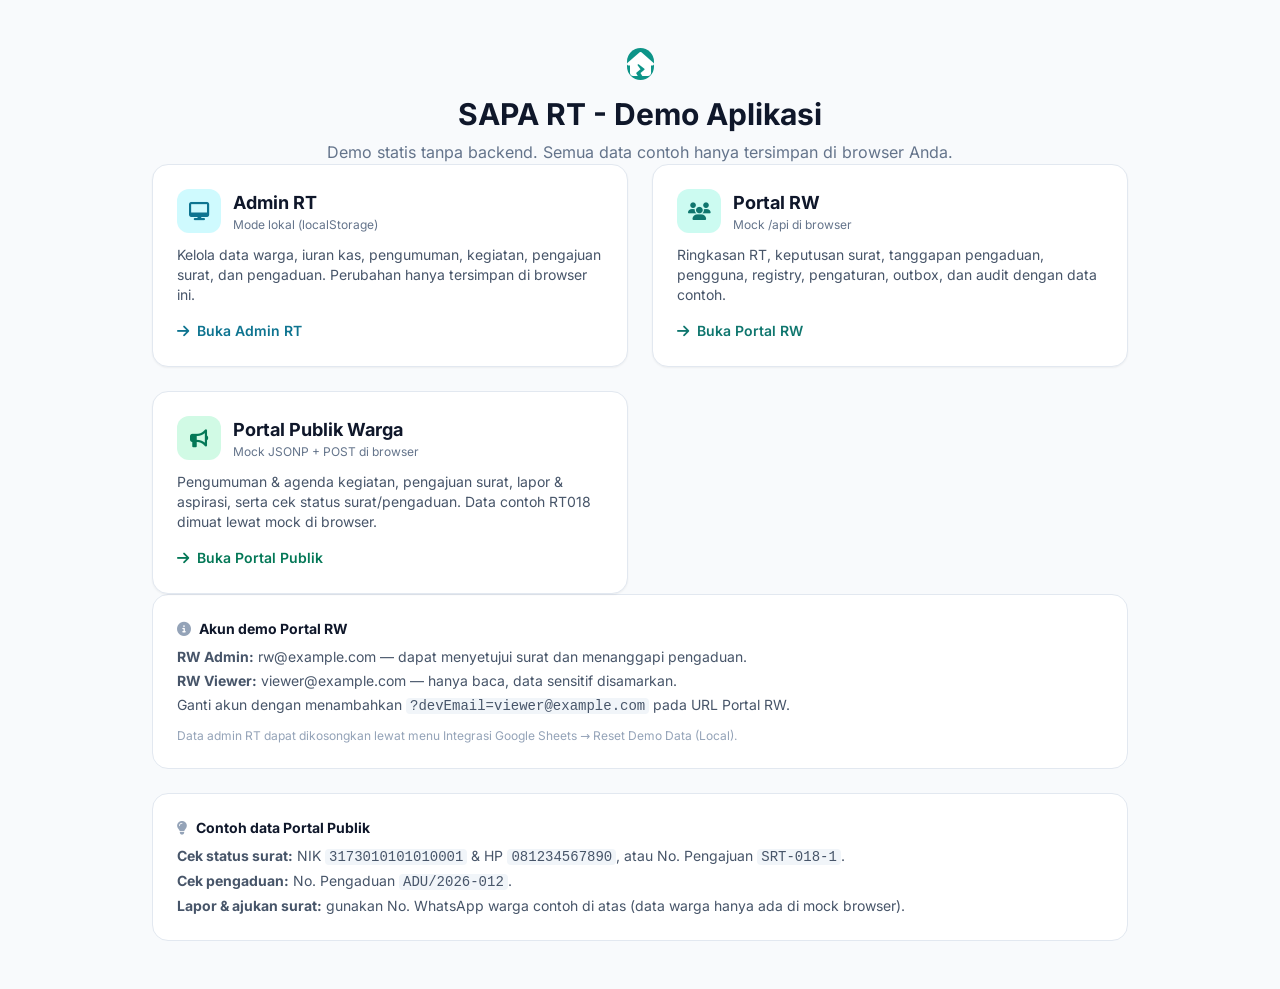
<file: demo/index.html>
<!DOCTYPE html>
<html lang="id">
<head>
    <meta charset="UTF-8">
    <meta name="viewport" content="width=device-width, initial-scale=1.0">
    <title>SAPA RT - Demo Aplikasi</title>
    <link rel="icon" type="image/png" href="rt/favicon.ico">
    <link rel="stylesheet" href="rt/fonts.css">
    <link rel="stylesheet" href="rt/tailwind.css">
    <style>
        body { font-family: 'Inter', system-ui, sans-serif; }
    </style>
</head>
<body class="bg-slate-50 text-slate-800 min-h-screen">
    <main class="max-w-5xl mx-auto px-6 py-12">
        <header class="text-center mb-10">
            <div class="inline-flex items-center justify-center w-16 h-16 rounded-2xl bg-teal-600 text-white mb-4">
                <i class="fa-solid fa-house-crack text-2xl"></i>
            </div>
            <h1 class="text-3xl font-bold text-slate-900">SAPA RT - Demo Aplikasi</h1>
            <p class="text-slate-500 mt-2">Demo statis tanpa backend. Semua data contoh hanya tersimpan di browser Anda.</p>
        </header>

        <div class="grid gap-6 md:grid-cols-2">
            <a href="rt/" class="block bg-white rounded-2xl border border-slate-200 shadow-sm p-6 hover:shadow-md transition">
                <div class="flex items-center gap-3 mb-3">
                    <div class="w-11 h-11 rounded-xl bg-cyan-100 text-cyan-700 flex items-center justify-center">
                        <i class="fa-solid fa-desktop text-lg"></i>
                    </div>
                    <div>
                        <h2 class="text-lg font-bold text-slate-900">Admin RT</h2>
                        <p class="text-xs text-slate-500">Mode lokal (localStorage)</p>
                    </div>
                </div>
                <p class="text-sm text-slate-600">Kelola data warga, iuran kas, pengumuman, kegiatan, pengajuan surat, dan pengaduan. Perubahan hanya tersimpan di browser ini.</p>
                <span class="inline-flex items-center gap-2 mt-4 text-sm font-semibold text-cyan-700">
                    <i class="fa-solid fa-arrow-right"></i> Buka Admin RT
                </span>
            </a>

            <a href="rw/" class="block bg-white rounded-2xl border border-slate-200 shadow-sm p-6 hover:shadow-md transition">
                <div class="flex items-center gap-3 mb-3">
                    <div class="w-11 h-11 rounded-xl bg-teal-100 text-teal-700 flex items-center justify-center">
                        <i class="fa-solid fa-users text-lg"></i>
                    </div>
                    <div>
                        <h2 class="text-lg font-bold text-slate-900">Portal RW</h2>
                        <p class="text-xs text-slate-500">Mock /api di browser</p>
                    </div>
                </div>
                <p class="text-sm text-slate-600">Ringkasan RT, keputusan surat, tanggapan pengaduan, pengguna, registry, pengaturan, outbox, dan audit dengan data contoh.</p>
                <span class="inline-flex items-center gap-2 mt-4 text-sm font-semibold text-teal-700">
                    <i class="fa-solid fa-arrow-right"></i> Buka Portal RW
                </span>
            </a>

            <a href="public/" class="block bg-white rounded-2xl border border-slate-200 shadow-sm p-6 hover:shadow-md transition md:col-span-2">
                <div class="flex items-center gap-3 mb-3">
                    <div class="w-11 h-11 rounded-xl bg-emerald-100 text-emerald-700 flex items-center justify-center">
                        <i class="fa-solid fa-bullhorn text-lg"></i>
                    </div>
                    <div>
                        <h2 class="text-lg font-bold text-slate-900">Portal Publik Warga</h2>
                        <p class="text-xs text-slate-500">Mock JSONP + POST di browser</p>
                    </div>
                </div>
                <p class="text-sm text-slate-600">Pengumuman & agenda kegiatan, pengajuan surat, lapor & aspirasi, serta cek status surat/pengaduan. Data contoh RT018 dimuat lewat mock di browser.</p>
                <span class="inline-flex items-center gap-2 mt-4 text-sm font-semibold text-emerald-700">
                    <i class="fa-solid fa-arrow-right"></i> Buka Portal Publik
                </span>
            </a>
        </div>

        <div class="mt-8 bg-white rounded-2xl border border-slate-200 p-6">
            <h2 class="text-sm font-bold text-slate-900 mb-2"><i class="fa-solid fa-circle-info mr-2 text-slate-400"></i>Akun demo Portal RW</h2>
            <ul class="text-sm text-slate-600 space-y-1">
                <li><b>RW Admin:</b> rw@example.com &mdash; dapat menyetujui surat dan menanggapi pengaduan.</li>
                <li><b>RW Viewer:</b> viewer@example.com &mdash; hanya baca, data sensitif disamarkan.</li>
                <li>Ganti akun dengan menambahkan <code class="bg-slate-100 px-1 rounded">?devEmail=viewer@example.com</code> pada URL Portal RW.</li>
            </ul>
            <p class="text-xs text-slate-400 mt-3">Data admin RT dapat dikosongkan lewat menu Integrasi Google Sheets &rarr; Reset Demo Data (Local).</p>
        </div>

        <div class="mt-6 bg-white rounded-2xl border border-slate-200 p-6">
            <h2 class="text-sm font-bold text-slate-900 mb-2"><i class="fa-solid fa-lightbulb mr-2 text-slate-400"></i>Contoh data Portal Publik</h2>
            <ul class="text-sm text-slate-600 space-y-1">
                <li><b>Cek status surat:</b> NIK <code class="bg-slate-100 px-1 rounded">3173010101010001</code> &amp; HP <code class="bg-slate-100 px-1 rounded">081234567890</code>, atau No. Pengajuan <code class="bg-slate-100 px-1 rounded">SRT-018-1</code>.</li>
                <li><b>Cek pengaduan:</b> No. Pengaduan <code class="bg-slate-100 px-1 rounded">ADU/2026-012</code>.</li>
                <li><b>Lapor &amp; ajukan surat:</b> gunakan No. WhatsApp warga contoh di atas (data warga hanya ada di mock browser).</li>
            </ul>
        </div>
    </main>
</body>
</html>
</file>
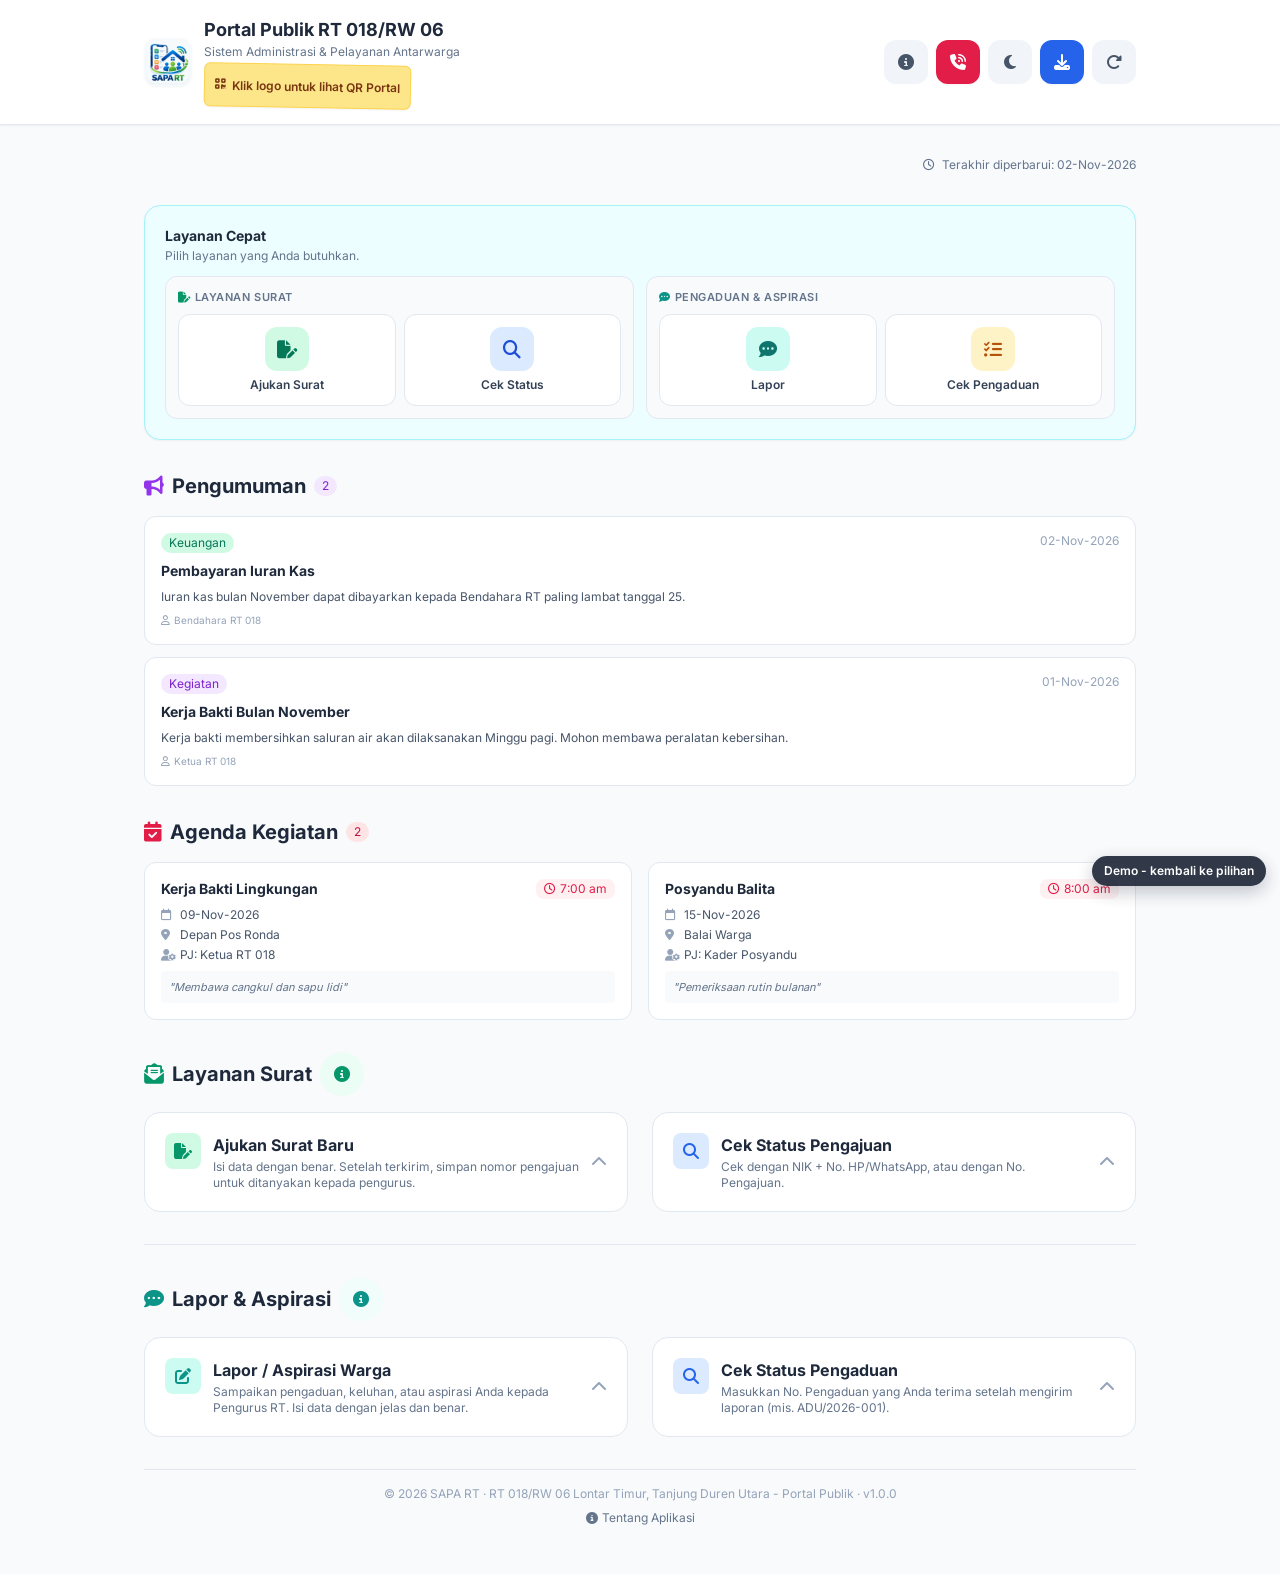
<file: demo/public/index.html>
<!DOCTYPE html>
<html lang="id">
<head>
    <meta charset="UTF-8">
    <meta name="viewport" content="width=device-width, initial-scale=1.0">
    <title data-rt="titlePublic">SAPA RT - Portal Publik</title>
    <link rel="icon" href="favicon.ico?v=4" sizes="any">
    <link rel="icon" type="image/png" href="rt-icon.png?v=4" sizes="512x512">
    <link rel="apple-touch-icon" href="apple-touch-icon.png?v=4">
    <link rel="manifest" href="manifest-public.webmanifest">
    <meta name="theme-color" content="#0f172a">
    <meta name="mobile-web-app-capable" content="yes">
    <meta name="apple-mobile-web-app-capable" content="yes">
    <meta name="apple-mobile-web-app-status-bar-style" content="black-translucent">
    <meta name="apple-mobile-web-app-title" content="SAPA RT">
    <!-- Preconnect untuk aset eksternal (data backend). -->
    <link rel="dns-prefetch" href="https://script.google.com">
    <!-- Tailwind CSS (hasil build statis; regenerate via tailwind.config.js).
         Dulu memakai Play CDN yang harus mengunduh engine + generate CSS saat runtime. -->
    <link rel="stylesheet" href="tailwind.css">
    <!-- Ikon & font self-hosted (Font Awesome 6 subset + Inter) — tanpa CDN. -->
    <link rel="preload" as="font" type="font/woff2" href="fonts/inter-latin.woff2?v=3" crossorigin>
    <link rel="preload" as="font" type="font/woff2" href="fonts/fa-solid.woff2?v=3" crossorigin>
    <link rel="stylesheet" href="fonts.css?v=3">
    <!-- Terapkan tema sebelum render untuk mencegah kedipan (FOUC).
         Prioritas: pilihan tersimpan (localStorage) -> preferensi sistem. -->
    <script>
        (function () {
            try {
                var saved = localStorage.getItem('rt_theme');
                var prefersDark = window.matchMedia && window.matchMedia('(prefers-color-scheme: dark)').matches;
                var theme = saved || (prefersDark ? 'dark' : 'light');
                if (theme === 'dark') document.documentElement.classList.add('dark');
            } catch (e) { /* abaikan */ }
        })();
    </script>
    <style>
        .custom-scrollbar::-webkit-scrollbar {
            width: 4px;
            height: 4px;
        }
        .custom-scrollbar::-webkit-scrollbar-track {
            background: #f1f1f1;
        }
        .custom-scrollbar::-webkit-scrollbar-thumb {
            background: #cbd5e1;
            border-radius: 4px;
        }
        .dark .custom-scrollbar::-webkit-scrollbar-track {
            background: #1e293b;
        }
        .dark .custom-scrollbar::-webkit-scrollbar-thumb {
            background: #475569;
        }
        .loading-spinner {
            animation: spin 1s linear infinite;
        }
        @keyframes spin {
            from { transform: rotate(0deg); }
            to { transform: rotate(360deg); }
        }
        /* Badge "N hari lagi" pada agenda kegiatan — berkedip agar mencolok. */
        .rt-days-left {
            display: inline-flex;
            align-items: center;
            gap: 0.25rem;
            margin-left: 0.4rem;
            padding: 0.1rem 0.5rem;
            border-radius: 9999px;
            font-weight: 700;
            font-size: 0.68rem;
            line-height: 1.25;
            color: #fff;
            vertical-align: middle;
            animation: rt-days-flash 1.1s ease-in-out infinite;
        }
        @keyframes rt-days-flash {
            0%, 100% { background-color: #f59e0b; box-shadow: 0 0 0 0 rgba(245, 158, 11, 0.7); }
            50% { background-color: #dc2626; box-shadow: 0 0 0 5px rgba(220, 38, 38, 0); }
        }
        @media (prefers-reduced-motion: reduce) {
            .rt-days-left { animation: none; background-color: #dc2626; }
        }
        /* Kedipan tombol "Muat Ulang" saat terdeteksi ada versi baru. */
        @keyframes rt-update-flash {
            0%, 100% { opacity: 1; box-shadow: 0 0 0 0 rgba(251, 191, 36, 0); }
            50% { opacity: .55; box-shadow: 0 0 0 5px rgba(251, 191, 36, .45); }
        }
        .update-flash {
            animation: rt-update-flash 1.1s ease-in-out infinite;
        }
        /* Target sentuh minimal 44x44 px (pedoman aksesibilitas mobile). */
        .tap-target {
            min-width: 44px;
            min-height: 44px;
            touch-action: manipulation;
        }
        .tap-target i { pointer-events: none; }
        @media (prefers-reduced-motion: reduce) {
            .update-flash { animation: none; outline: 2px solid #f59e0b; outline-offset: 2px; }
        }
    </style>
    <!-- Konfigurasi identitas RT (ubah di config.js). URL diberi versi (bukan
         Date.now()) agar browser/CDN boleh meng-cache config.js; versi dinaikkan
         bersamaan EXPECTED_CONFIG_VERSION saat config berubah.
         Indikator window.RT_CONFIG_READY dipakai skrip utama untuk menunggu
         config selesai dimuat (menghindari race async). -->
    <script>
        (function () {
            window.RT_CONFIG_READY = false;
            var s = document.createElement('script');
            s.src = 'config.js?v=12';
            s.onload = function () {
                window.RT_CONFIG_READY = true;
                if (typeof window.__onConfigReady === 'function') window.__onConfigReady();
            };
            s.onerror = function () {
                window.RT_CONFIG_READY = true;
                if (typeof window.__onConfigReady === 'function') window.__onConfigReady();
            };
            document.head.appendChild(s);
        })();
    </script>
</head>
<body class="bg-slate-50 dark:bg-slate-900 text-slate-800 dark:text-slate-100 font-sans min-h-screen transition-colors">

    <!-- Banner offline (dikendalikan oleh initNetworkStatus) -->
    <div id="offline-banner" class="hidden fixed top-0 inset-x-0 z-[60] bg-rose-600 text-white text-center text-xs py-1.5 px-3">
        <i class="fa-solid fa-wifi mr-1"></i> Anda sedang offline. Data mungkin belum terbaru.
    </div>

    <!-- Header -->
    <header class="bg-white dark:bg-slate-800 shadow-sm border-b border-slate-200 dark:border-slate-700">
        <div class="max-w-5xl mx-auto px-4 py-4">
            <div class="flex flex-col gap-3 sm:flex-row sm:items-center sm:justify-between">
                <div class="flex items-center space-x-3 min-w-0">
                    <div role="button" tabindex="0" onclick="openQrModal()" onkeydown="if(event.key==='Enter'||event.key===' '){event.preventDefault();openQrModal();}" title="Tampilkan QR untuk buka Portal Publik" aria-label="Tampilkan QR kode untuk membuka Portal Publik"
                        class="w-12 h-12 tap-target rounded-xl overflow-hidden bg-white dark:bg-slate-700 shadow-sm flex-shrink-0 cursor-pointer ring-offset-2 hover:ring-2 hover:ring-cyan-500 focus:outline-none focus:ring-2 focus:ring-cyan-500 transition">
                        <img src="rt-icon.png" alt="Logo RT" width="512" height="512" decoding="async" class="w-full h-full object-cover">
                    </div>
                    <div class="min-w-0">
                        <h1 class="font-bold text-lg text-slate-800 dark:text-slate-100" data-rt="publicSubtitle">Portal Publik</h1>
                        <p class="text-xs text-slate-500 dark:text-slate-400" data-rt="appLongName">Sistem Administrasi &amp; Pelayanan Antarwarga</p>
                        <button type="button" id="qr-hint-note" onclick="openQrModal()" aria-label="Klik logo untuk melihat QR Portal Publik"
                            class="tap-target mt-1 inline-flex items-center gap-1.5 px-2.5 rounded-md border border-amber-300 bg-amber-200 text-amber-900 text-xs font-semibold leading-tight rotate-1 shadow-sm">
                            <i class="fa-solid fa-qrcode"></i><span>Klik logo untuk lihat QR Portal</span>
                        </button>
                    </div>
                </div>
                <div class="flex items-center justify-between gap-1.5 sm:gap-2" role="group" aria-label="Menu portal">
                    <button id="about-btn" onclick="openAbout()" data-rt-title="aboutTitle" aria-label="Tentang aplikasi" data-rt-aria-label="aboutTitle"
                        class="tap-target w-11 h-11 flex items-center justify-center text-slate-600 dark:text-slate-300 bg-slate-100 dark:bg-slate-700 hover:bg-blue-50 dark:hover:bg-slate-600 hover:text-blue-600 dark:hover:text-blue-300 rounded-xl transition">
                        <i class="fa-solid fa-circle-info"></i>
                    </button>
                    <button id="siaga-btn" onclick="openSiaga()" title="Nomor Siaga Darurat" aria-label="Nomor Siaga Darurat"
                        class="tap-target w-11 h-11 flex items-center justify-center text-white bg-rose-600 hover:bg-rose-700 rounded-xl transition shadow-sm">
                        <i class="fa-solid fa-phone-volume"></i>
                    </button>
                    <button id="theme-toggle" onclick="toggleTheme()" title="Ganti tema terang/gelap" aria-label="Ganti tema terang/gelap"
                        class="tap-target w-11 h-11 flex items-center justify-center text-slate-600 dark:text-slate-300 bg-slate-100 dark:bg-slate-700 hover:bg-blue-50 dark:hover:bg-slate-600 hover:text-blue-600 dark:hover:text-blue-300 rounded-xl transition">
                        <i id="theme-icon" class="fa-solid fa-moon"></i>
                    </button>
                    <button id="install-btn" data-install-btn onclick="installApp()" title="Install aplikasi ke layar utama" aria-label="Install aplikasi"
                        class="tap-target w-11 h-11 flex items-center justify-center text-white bg-blue-600 hover:bg-blue-700 rounded-xl transition shadow-sm">
                        <i class="fa-solid fa-download"></i>
                    </button>
                    <button id="refresh-btn" onclick="refreshPublicData()" title="Muat Ulang Aplikasi (Hard Refresh)" aria-label="Muat ulang aplikasi"
                        class="tap-target w-11 h-11 flex items-center justify-center text-slate-600 dark:text-slate-300 bg-slate-100 dark:bg-slate-700 hover:bg-blue-50 dark:hover:bg-slate-600 hover:text-blue-600 dark:hover:text-blue-300 rounded-xl transition disabled:opacity-60 disabled:cursor-not-allowed">
                        <i id="refresh-icon" class="fa-solid fa-rotate-right"></i>
                    </button>
                </div>
            </div>
        </div>
    </header>

    <!-- Main Content -->
    <main class="max-w-5xl mx-auto px-4 py-8 space-y-8">

        <!-- Last Updated -->
        <div class="flex items-center justify-end">
            <div class="text-right text-xs text-slate-500 dark:text-slate-400">
                <i class="fa-regular fa-clock mr-1"></i> Terakhir diperbarui: <span id="last-update-time">-</span>
            </div>
        </div>

        <!-- ================= AKSES CEPAT ================= -->
        <section id="quick-actions" aria-labelledby="quick-actions-title">
            <div class="bg-cyan-50 border border-cyan-200 dark:bg-slate-900 dark:border-slate-700 rounded-2xl p-4 sm:p-5 shadow-sm">
                <div class="mb-3">
                    <h2 id="quick-actions-title" class="text-sm font-bold text-slate-800 dark:text-slate-100">Layanan Cepat</h2>
                    <p class="text-xs text-slate-500 dark:text-slate-400 mt-0.5">Pilih layanan yang Anda butuhkan.</p>
                </div>
                <div class="grid grid-cols-1 sm:grid-cols-2 gap-3">
                    <div id="quick-group-surat" class="rounded-xl border border-slate-200 dark:border-slate-700 bg-slate-50 dark:bg-slate-800 p-3">
                        <p class="text-[11px] font-semibold uppercase tracking-wider text-slate-500 dark:text-slate-400 mb-2"><i class="fa-solid fa-file-pen mr-1 text-emerald-600"></i>Layanan Surat</p>
                        <div class="grid grid-cols-2 gap-2">
                            <button type="button" data-quick="surat" onclick="openSuratQuick('ajukan')" title="Ajukan surat baru" aria-label="Ajukan surat baru"
                                class="tap-target flex flex-col items-center justify-center gap-1.5 py-3 px-2 rounded-xl bg-white border border-slate-200 hover:bg-cyan-100 text-slate-700 dark:bg-slate-700 dark:border-slate-600 dark:hover:bg-slate-600 dark:text-slate-100 transition">
                                <span class="w-11 h-11 rounded-xl bg-emerald-100 text-emerald-700 flex items-center justify-center text-lg"><i class="fa-solid fa-file-pen"></i></span>
                                <span class="text-xs font-semibold">Ajukan Surat</span>
                            </button>
                            <button type="button" data-quick="surat" onclick="openSuratQuick('cek')" title="Cek status pengajuan surat" aria-label="Cek status pengajuan surat"
                                class="tap-target flex flex-col items-center justify-center gap-1.5 py-3 px-2 rounded-xl bg-white border border-slate-200 hover:bg-cyan-100 text-slate-700 dark:bg-slate-700 dark:border-slate-600 dark:hover:bg-slate-600 dark:text-slate-100 transition">
                                <span class="w-11 h-11 rounded-xl bg-blue-100 text-blue-700 flex items-center justify-center text-lg"><i class="fa-solid fa-magnifying-glass"></i></span>
                                <span class="text-xs font-semibold">Cek Status</span>
                            </button>
                        </div>
                    </div>
                    <div id="quick-group-lapor" class="rounded-xl border border-slate-200 dark:border-slate-700 bg-slate-50 dark:bg-slate-800 p-3">
                        <p class="text-[11px] font-semibold uppercase tracking-wider text-slate-500 dark:text-slate-400 mb-2"><i class="fa-solid fa-comment-dots mr-1 text-teal-600"></i>Pengaduan &amp; Aspirasi</p>
                        <div class="grid grid-cols-2 gap-2">
                            <button type="button" data-quick="lapor" onclick="openLaporQuick('lapor')" title="Kirim laporan atau aspirasi" aria-label="Kirim laporan atau aspirasi"
                                class="tap-target flex flex-col items-center justify-center gap-1.5 py-3 px-2 rounded-xl bg-white border border-slate-200 hover:bg-cyan-100 text-slate-700 dark:bg-slate-700 dark:border-slate-600 dark:hover:bg-slate-600 dark:text-slate-100 transition">
                                <span class="w-11 h-11 rounded-xl bg-teal-100 text-teal-700 flex items-center justify-center text-lg"><i class="fa-solid fa-comment-dots"></i></span>
                                <span class="text-xs font-semibold">Lapor</span>
                            </button>
                            <button type="button" data-quick="lapor" onclick="openLaporQuick('cek')" title="Cek status pengaduan" aria-label="Cek status pengaduan"
                                class="tap-target flex flex-col items-center justify-center gap-1.5 py-3 px-2 rounded-xl bg-white border border-slate-200 hover:bg-cyan-100 text-slate-700 dark:bg-slate-700 dark:border-slate-600 dark:hover:bg-slate-600 dark:text-slate-100 transition">
                                <span class="w-11 h-11 rounded-xl bg-amber-100 text-amber-700 flex items-center justify-center text-lg"><i class="fa-solid fa-list-check"></i></span>
                                <span class="text-xs font-semibold">Cek Pengaduan</span>
                            </button>
                        </div>
                    </div>
                </div>
            </div>
        </section>

        <!-- ================= PENGUMUMAN ================= -->
        <section>
            <div class="flex items-center space-x-2 mb-4">
                <i class="fa-solid fa-bullhorn text-purple-600 dark:text-purple-400 text-xl"></i>
                <h2 class="text-xl font-bold text-slate-800 dark:text-slate-100">Pengumuman</h2>
                <span id="count-pengumuman" class="ml-auto text-xs bg-purple-100 dark:bg-purple-900/40 text-purple-700 dark:text-purple-300 px-2 py-0.5 rounded-full">0</span>
            </div>

            <div id="pengumuman-container" class="space-y-3">
                <div class="flex justify-center py-12">
                    <i class="fa-solid fa-circle-notch fa-spin text-3xl text-slate-300 dark:text-slate-600"></i>
                </div>
            </div>
        </section>

        <!-- ================= KEGIATAN ================= -->
        <section>
            <div class="flex items-center space-x-2 mb-4">
                <i class="fa-solid fa-calendar-check text-rose-600 dark:text-rose-400 text-xl"></i>
                <h2 class="text-xl font-bold text-slate-800 dark:text-slate-100">Agenda Kegiatan</h2>
                <span id="count-kegiatan" class="ml-auto text-xs bg-rose-100 dark:bg-rose-900/40 text-rose-700 dark:text-rose-300 px-2 py-0.5 rounded-full">0</span>
            </div>

            <div id="kegiatan-container" class="grid grid-cols-1 md:grid-cols-2 gap-4">
                <div class="flex justify-center col-span-full py-12">
                    <i class="fa-solid fa-circle-notch fa-spin text-3xl text-slate-300 dark:text-slate-600"></i>
                </div>
            </div>
        </section>

        <!-- ================= PENGAJUAN SURAT ================= -->
        <section id="surat-section">
            <div class="flex items-center space-x-2 mb-4">
                <i class="fa-solid fa-envelope-open-text text-emerald-600 dark:text-emerald-400 text-xl"></i>
                <h2 class="text-xl font-bold text-slate-800 dark:text-slate-100">Layanan Surat</h2>
                <button type="button" id="surat-guide-btn" onclick="openPanduanSurat()" title="Panduan / Cara Penggunaan" aria-label="Buka panduan Layanan Surat"
                    class="tap-target w-11 h-11 flex items-center justify-center text-emerald-600 dark:text-emerald-300 bg-emerald-50 dark:bg-emerald-900/40 hover:bg-emerald-100 dark:hover:bg-emerald-900/70 rounded-full transition">
                    <i class="fa-solid fa-circle-info"></i>
                </button>
            </div>

            <div class="grid grid-cols-1 lg:grid-cols-2 gap-6">
                <!-- Form pengajuan -->
                <div class="bg-white dark:bg-slate-800 rounded-2xl border border-slate-200 dark:border-slate-700 overflow-hidden">
                    <button type="button" id="surat-toggle-ajukan" onclick="toggleSuratCard('ajukan')" aria-expanded="false" aria-controls="surat-panel-ajukan"
                        class="w-full flex items-center justify-between gap-3 p-5 text-left hover:bg-slate-50 dark:hover:bg-slate-700/40 transition">
                        <span class="flex items-start space-x-3">
                            <span class="w-9 h-9 rounded-lg bg-emerald-100 dark:bg-emerald-900/40 text-emerald-600 dark:text-emerald-300 flex items-center justify-center flex-shrink-0">
                                <i class="fa-solid fa-file-pen"></i>
                            </span>
                            <span>
                                <span class="block font-bold text-slate-800 dark:text-slate-100">Ajukan Surat Baru</span>
                                <span class="block text-xs text-slate-500 dark:text-slate-400 mt-0.5">Isi data dengan benar. Setelah terkirim, simpan nomor pengajuan untuk ditanyakan kepada pengurus.</span>
                            </span>
                        </span>
                        <i id="surat-chevron-ajukan" class="fa-solid fa-chevron-down text-slate-400 transition-transform duration-200 flex-shrink-0 rotate-180"></i>
                    </button>
                    <div id="surat-panel-ajukan" class="px-5 pb-5 hidden">
                    <form id="surat-form" class="space-y-3" onsubmit="return submitSuratWarga(event)" oninput="clearSuratMessage()">
                        <div>
                            <label class="block text-xs font-medium text-slate-600 dark:text-slate-300 mb-1">NIK (16 digit)</label>
                            <input id="surat-nik" type="text" required inputmode="numeric" maxlength="16" autocomplete="off" oninput="onSuratNIKInput(this, 'surat-nik-hint')"
                                class="w-full px-3 py-2 text-sm rounded-lg border border-slate-300 dark:border-slate-600 bg-white dark:bg-slate-700 text-slate-800 dark:text-slate-100 focus:ring-2 focus:ring-emerald-500 focus:border-emerald-500 outline-none">
                            <p id="surat-nik-hint" class="text-xs mt-1 leading-snug text-slate-400 dark:text-slate-500"></p>
                            <p id="surat-nik-lookup" class="text-xs mt-1 leading-snug hidden"></p>
                        </div>
                        <div>
                            <label class="block text-xs font-medium text-slate-600 dark:text-slate-300 mb-1">Nama Lengkap</label>
                            <input id="surat-nama" type="text" required maxlength="100" autocomplete="name"
                                class="w-full px-3 py-2 text-sm rounded-lg border border-slate-300 dark:border-slate-600 bg-white dark:bg-slate-700 text-slate-800 dark:text-slate-100 focus:ring-2 focus:ring-emerald-500 focus:border-emerald-500 outline-none">
                            <p id="surat-nama-note" class="text-xs mt-1 leading-snug text-slate-400 dark:text-slate-500 hidden"></p>
                        </div>
                        <div>
                            <label class="block text-xs font-medium text-slate-600 dark:text-slate-300 mb-1">No. HP / WhatsApp</label>
                            <input id="surat-hp" type="tel" required inputmode="numeric" maxlength="15" autocomplete="tel" oninput="onPhoneInput(this)" onfocus="onSuratHpFocus(this)" onblur="onSuratHpBlur(this)"
                                class="w-full px-3 py-2 text-sm rounded-lg border border-slate-300 dark:border-slate-600 bg-white dark:bg-slate-700 text-slate-800 dark:text-slate-100 focus:ring-2 focus:ring-emerald-500 focus:border-emerald-500 outline-none">
                            <p id="surat-hp-note" class="text-xs mt-1 leading-snug text-slate-400 dark:text-slate-500 hidden"></p>
                        </div>
                        <div>
                            <label class="block text-xs font-medium text-slate-600 dark:text-slate-300 mb-1">Alamat / No. Rumah</label>
                            <input id="surat-alamat" type="text" required maxlength="200"
                                class="w-full px-3 py-2 text-sm rounded-lg border border-slate-300 dark:border-slate-600 bg-white dark:bg-slate-700 text-slate-800 dark:text-slate-100 focus:ring-2 focus:ring-emerald-500 focus:border-emerald-500 outline-none">
                        </div>
                        <div>
                            <label class="block text-xs font-medium text-slate-600 dark:text-slate-300 mb-1">Jenis Surat</label>
                            <select id="surat-jenis" required onchange="scheduleSuratDuplicateCheck()"
                                class="w-full px-3 py-2 text-sm rounded-lg border border-slate-300 dark:border-slate-600 bg-white dark:bg-slate-700 text-slate-800 dark:text-slate-100 focus:ring-2 focus:ring-emerald-500 focus:border-emerald-500 outline-none">
                                <option value="">-- Pilih jenis surat --</option>
                            </select>
                        </div>
                        <div>
                            <label class="block text-xs font-medium text-slate-600 dark:text-slate-300 mb-1">Keperluan / Alasan Pengajuan</label>
                            <textarea id="surat-keperluan" required maxlength="800" rows="3"
                                class="w-full px-3 py-2 text-sm rounded-lg border border-slate-300 dark:border-slate-600 bg-white dark:bg-slate-700 text-slate-800 dark:text-slate-100 focus:ring-2 focus:ring-emerald-500 focus:border-emerald-500 outline-none"></textarea>
                        </div>
                        <div id="surat-duplicate-warning" class="hidden border border-amber-200 dark:border-amber-700 bg-amber-50 dark:bg-amber-900/30 text-amber-800 dark:text-amber-200 rounded-xl p-3 text-sm">
                            <div class="flex items-start gap-2">
                                <i class="fa-solid fa-triangle-exclamation mt-0.5"></i>
                                <div class="space-y-1">
                                    <p class="font-semibold">Pengajuan serupa sudah pernah dikirim.</p>
                                    <div id="surat-duplicate-list" class="text-xs space-y-1"></div>
                                    <p class="text-xs">Anda tetap dapat melanjutkan pengajuan ini bila memang diperlukan.</p>
                                </div>
                            </div>
                        </div>
                        <!-- Honeypot anti-bot: disembunyikan dari manusia -->
                        <input id="surat-website" type="text" tabindex="-1" autocomplete="off" aria-hidden="true" class="hidden">
                        <button id="surat-submit-btn" type="submit"
                            class="w-full flex items-center justify-center px-4 py-2.5 text-sm font-semibold text-white bg-emerald-600 hover:bg-emerald-700 rounded-lg transition disabled:opacity-60 disabled:cursor-not-allowed">
                            <i class="fa-solid fa-paper-plane mr-1"></i> Kirim Pengajuan
                        </button>
                    </form>
                    <div id="surat-result" class="hidden mt-3"></div>
                    </div>
                </div>

                <!-- Cek status -->
                <div class="bg-white dark:bg-slate-800 rounded-2xl border border-slate-200 dark:border-slate-700 overflow-hidden">
                    <button type="button" id="surat-toggle-cek" onclick="toggleSuratCard('cek')" aria-expanded="false" aria-controls="surat-panel-cek"
                        class="w-full flex items-center justify-between gap-3 p-5 text-left hover:bg-slate-50 dark:hover:bg-slate-700/40 transition">
                        <span class="flex items-start space-x-3">
                            <span class="w-9 h-9 rounded-lg bg-blue-100 dark:bg-blue-900/40 text-blue-600 dark:text-blue-300 flex items-center justify-center flex-shrink-0">
                                <i class="fa-solid fa-magnifying-glass"></i>
                            </span>
                            <span>
                                <span class="block font-bold text-slate-800 dark:text-slate-100">Cek Status Pengajuan</span>
                                <span class="block text-xs text-slate-500 dark:text-slate-400 mt-0.5">Cek dengan NIK + No. HP/WhatsApp, atau dengan No. Pengajuan.</span>
                            </span>
                        </span>
                        <i id="surat-chevron-cek" class="fa-solid fa-chevron-down text-slate-400 transition-transform duration-200 flex-shrink-0 rotate-180"></i>
                    </button>
                    <div id="surat-panel-cek" class="px-5 pb-5 hidden">
                    <form id="surat-check-form" class="space-y-3" onsubmit="return cekStatusSurat(event)">
                        <div class="grid grid-cols-2 gap-2" role="group" aria-label="Pilih cara cek status">
                            <button type="button" id="cek-mode-nik" aria-pressed="true" aria-controls="cek-panel-nik" onclick="setCekMode('nik')"
                                class="w-full flex items-center justify-center gap-1.5 px-3 py-2 text-xs font-semibold rounded-lg border border-transparent transition bg-emerald-600 text-white hover:bg-emerald-700">
                                <i class="fa-solid fa-user"></i> NIK + No. HP
                            </button>
                            <button type="button" id="cek-mode-ref" aria-pressed="false" aria-controls="cek-panel-ref" onclick="setCekMode('ref')"
                                class="w-full flex items-center justify-center gap-1.5 px-3 py-2 text-xs font-semibold rounded-lg border border-transparent transition bg-slate-100 dark:bg-slate-700 text-slate-600 dark:text-slate-300 hover:bg-slate-50 dark:hover:bg-slate-600">
                                <i class="fa-solid fa-file-signature"></i> No. Pengajuan
                            </button>
                        </div>
                        <div id="cek-panel-nik" class="space-y-3">
                            <div>
                                <label class="block text-xs font-medium text-slate-600 dark:text-slate-300 mb-1">NIK (16 digit)</label>
                                <input id="cek-nik" type="text" required inputmode="numeric" maxlength="16" autocomplete="off" oninput="onSuratNIKInput(this, 'cek-nik-hint')"
                                    class="w-full px-3 py-2 text-sm rounded-lg border border-slate-300 dark:border-slate-600 bg-white dark:bg-slate-700 text-slate-800 dark:text-slate-100 focus:ring-2 focus:ring-emerald-500 focus:border-emerald-500 outline-none">
                                <p id="cek-nik-hint" class="text-xs mt-1 leading-snug text-slate-400 dark:text-slate-500"></p>
                            </div>
                            <div>
                                <label class="block text-xs font-medium text-slate-600 dark:text-slate-300 mb-1">No. HP / WhatsApp</label>
                                <input id="cek-hp" type="tel" required inputmode="numeric" maxlength="15" autocomplete="tel" oninput="onPhoneInput(this)"
                                    class="w-full px-3 py-2 text-sm rounded-lg border border-slate-300 dark:border-slate-600 bg-white dark:bg-slate-700 text-slate-800 dark:text-slate-100 focus:ring-2 focus:ring-emerald-500 focus:border-emerald-500 outline-none">
                            </div>
                        </div>
                        <div id="cek-panel-ref" class="space-y-3 hidden">
                            <div>
                                <label class="block text-xs font-medium text-slate-600 dark:text-slate-300 mb-1">No. Pengajuan</label>
                                <input id="cek-ref" type="text" maxlength="40" autocomplete="off" placeholder="SRT-261006-AB12" oninput="onCekRefInput(this)"
                                    class="w-full px-3 py-2 text-sm rounded-lg border border-slate-300 dark:border-slate-600 bg-white dark:bg-slate-700 text-slate-800 dark:text-slate-100 uppercase tracking-wide focus:ring-2 focus:ring-emerald-500 focus:border-emerald-500 outline-none">
                                <p class="text-xs mt-1 leading-snug text-slate-400 dark:text-slate-500">Masukan nomor pengajuan Anda</p>
                            </div>
                        </div>
                        <button id="cek-submit-btn" type="submit"
                            class="w-full flex items-center justify-center px-4 py-2.5 text-sm font-semibold text-emerald-700 dark:text-emerald-300 bg-emerald-50 dark:bg-emerald-900/40 hover:bg-emerald-100 dark:hover:bg-emerald-900/60 rounded-lg transition">
                            <i class="fa-solid fa-magnifying-glass mr-1"></i> Cek Status
                        </button>
                    </form>
                    <div id="cek-result" class="mt-3"></div>
                    </div>
                </div>
            </div>
        </section>

        <!-- ================= LAPOR & ASPIRASI ================= -->
        <hr id="lapor-divider" class="border-slate-200 dark:border-slate-700">
        <section id="lapor-section">
            <div class="flex items-center space-x-2 mb-4">
                <i class="fa-solid fa-comment-dots text-teal-600 dark:text-teal-400 text-xl"></i>
                <h2 class="text-xl font-bold text-slate-800 dark:text-slate-100">Lapor &amp; Aspirasi</h2>
                <button type="button" id="lapor-guide-btn" onclick="openPanduanLapor()" title="Panduan / Cara Penggunaan" aria-label="Buka panduan Lapor &amp; Aspirasi"
                    class="tap-target w-11 h-11 flex items-center justify-center text-teal-600 dark:text-teal-300 bg-teal-50 dark:bg-teal-900/40 hover:bg-teal-100 dark:hover:bg-teal-900/70 rounded-full transition">
                    <i class="fa-solid fa-circle-info"></i>
                </button>
            </div>

            <div class="grid grid-cols-1 lg:grid-cols-2 gap-6">
                <!-- Form laporan / aspirasi -->
                <div class="bg-white dark:bg-slate-800 rounded-2xl border border-slate-200 dark:border-slate-700 overflow-hidden">
                    <button type="button" id="lapor-toggle-lapor" onclick="toggleLaporCard('lapor')" aria-expanded="false" aria-controls="lapor-panel-lapor"
                        class="w-full flex items-center justify-between gap-3 p-5 text-left hover:bg-slate-50 dark:hover:bg-slate-700/40 transition">
                        <span class="flex items-start space-x-3">
                            <span class="w-9 h-9 rounded-lg bg-teal-100 dark:bg-teal-900/40 text-teal-600 dark:text-teal-300 flex items-center justify-center flex-shrink-0">
                                <i class="fa-solid fa-pen-to-square"></i>
                            </span>
                            <span>
                                <span class="block font-bold text-slate-800 dark:text-slate-100">Lapor / Aspirasi Warga</span>
                                <span class="block text-xs text-slate-500 dark:text-slate-400 mt-0.5">Sampaikan pengaduan, keluhan, atau aspirasi Anda kepada Pengurus RT. Isi data dengan jelas dan benar.</span>
                            </span>
                        </span>
                        <i id="lapor-chevron-lapor" class="fa-solid fa-chevron-down text-slate-400 transition-transform duration-200 flex-shrink-0 rotate-180"></i>
                    </button>
                    <div id="lapor-panel-lapor" class="px-5 pb-5 hidden">
                    <form id="lapor-form" class="space-y-3" onsubmit="return submitLaporWarga(event)" oninput="clearLaporMessage()">
                        <div>
                            <label class="block text-xs font-medium text-slate-600 dark:text-slate-300 mb-1">No. WhatsApp</label>
                            <input id="lapor-hp" type="tel" required inputmode="numeric" maxlength="15" autocomplete="tel" oninput="onPhoneInput(this); onLaporHpInput(this)"
                                class="w-full px-3 py-2 text-sm rounded-lg border border-slate-300 dark:border-slate-600 bg-white dark:bg-slate-700 text-slate-800 dark:text-slate-100 focus:ring-2 focus:ring-teal-500 focus:border-teal-500 outline-none">
                            <p id="lapor-hp-hint" class="text-xs mt-1 leading-snug text-slate-400 dark:text-slate-500"></p>
                            <p id="lapor-hp-lookup" class="text-xs mt-1 leading-snug hidden"></p>
                        </div>
                        <div>
                            <label class="block text-xs font-medium text-slate-600 dark:text-slate-300 mb-1">Nama Warga</label>
                            <input id="lapor-nama" type="text" readonly maxlength="100"
                                class="w-full px-3 py-2 text-sm rounded-lg border border-slate-300 dark:border-slate-600 bg-white dark:bg-slate-700 text-slate-800 dark:text-slate-100 focus:ring-2 focus:ring-teal-500 focus:border-teal-500 outline-none">
                        </div>
                        <div>
                            <label class="block text-xs font-medium text-slate-600 dark:text-slate-300 mb-1">Alamat / Blok / No. Rumah</label>
                            <input id="lapor-alamat" type="text" readonly maxlength="200"
                                class="w-full px-3 py-2 text-sm rounded-lg border border-slate-300 dark:border-slate-600 bg-white dark:bg-slate-700 text-slate-800 dark:text-slate-100 focus:ring-2 focus:ring-teal-500 focus:border-teal-500 outline-none">
                        </div>
                        <div>
                            <label class="block text-xs font-medium text-slate-600 dark:text-slate-300 mb-1">Jenis Pengaduan</label>
                            <select id="lapor-jenis" required onchange="scheduleLaporDuplicateCheck()"
                                class="w-full px-3 py-2 text-sm rounded-lg border border-slate-300 dark:border-slate-600 bg-white dark:bg-slate-700 text-slate-800 dark:text-slate-100 focus:ring-2 focus:ring-teal-500 focus:border-teal-500 outline-none">
                                <option value="">-- Pilih jenis pengaduan --</option>
                            </select>
                        </div>
                        <div id="lapor-duplicate-warning" class="hidden border border-amber-200 dark:border-amber-700 bg-amber-50 dark:bg-amber-900/30 text-amber-800 dark:text-amber-200 rounded-xl p-3 text-sm">
                            <div class="flex items-start gap-2">
                                <i class="fa-solid fa-triangle-exclamation mt-0.5"></i>
                                <div class="space-y-1">
                                    <p class="font-semibold">Pengaduan serupa sudah dikirim hari ini.</p>
                                    <p id="lapor-duplicate-text" class="text-xs"></p>
                                    <p class="text-xs">Anda tetap dapat melanjutkan pengiriman bila memang diperlukan.</p>
                                </div>
                            </div>
                        </div>
                        <div>
                            <label class="block text-xs font-medium text-slate-600 dark:text-slate-300 mb-1">Judul Pengaduan</label>
                            <input id="lapor-judul" type="text" required maxlength="150"
                                class="w-full px-3 py-2 text-sm rounded-lg border border-slate-300 dark:border-slate-600 bg-white dark:bg-slate-700 text-slate-800 dark:text-slate-100 focus:ring-2 focus:ring-teal-500 focus:border-teal-500 outline-none">
                        </div>
                        <div>
                            <label class="block text-xs font-medium text-slate-600 dark:text-slate-300 mb-1">Detail Pengaduan</label>
                            <textarea id="lapor-detail" required maxlength="2000" rows="4"
                                class="w-full px-3 py-2 text-sm rounded-lg border border-slate-300 dark:border-slate-600 bg-white dark:bg-slate-700 text-slate-800 dark:text-slate-100 focus:ring-2 focus:ring-teal-500 focus:border-teal-500 outline-none"
                                placeholder="Jelaskan permasalahan secara rinci: apa, di mana, sejak kapan, dan dampaknya."></textarea>
                        </div>
                        <div class="grid grid-cols-1 sm:grid-cols-2 gap-3">
                            <div>
                                <label class="block text-xs font-medium text-slate-600 dark:text-slate-300 mb-1">Lokasi Kejadian <span class="text-slate-400">(opsional)</span></label>
                                <input id="lapor-lokasi" type="text" maxlength="200"
                                    class="w-full px-3 py-2 text-sm rounded-lg border border-slate-300 dark:border-slate-600 bg-white dark:bg-slate-700 text-slate-800 dark:text-slate-100 focus:ring-2 focus:ring-teal-500 focus:border-teal-500 outline-none">
                            </div>
                            <div>
                                <label class="block text-xs font-medium text-slate-600 dark:text-slate-300 mb-1">Tanggal Kejadian <span class="text-slate-400">(opsional)</span></label>
                                <div class="flex gap-2">
                                    <input id="lapor-tanggal" type="text" inputmode="numeric" maxlength="10" placeholder="dd-mm-yyyy" oninput="maskDateInput(this)"
                                        class="flex-1 px-3 py-2 text-sm rounded-lg border border-slate-300 dark:border-slate-600 bg-white dark:bg-slate-700 text-slate-800 dark:text-slate-100 focus:ring-2 focus:ring-teal-500 focus:border-teal-500 outline-none">
                                    <button type="button" onclick="openLaporDatePicker('lapor-tanggal')" title="Pilih tanggal dari kalender" aria-label="Pilih tanggal dari kalender"
                                        class="px-3 rounded-lg border border-slate-300 dark:border-slate-600 bg-slate-50 dark:bg-slate-700 text-slate-600 dark:text-slate-200 hover:bg-slate-100 dark:hover:bg-slate-600">
                                        <i class="fa-solid fa-calendar"></i>
                                    </button>
                                </div>
                            </div>
                        </div>
                        <div>
                            <label class="block text-xs font-medium text-slate-600 dark:text-slate-300 mb-1">Foto / Bukti Pendukung <span class="text-slate-400">(opsional)</span></label>
                            <input id="lapor-foto" type="file" accept="image/*" onchange="onLaporFotoChange(this)"
                                class="block w-full text-xs text-slate-500 dark:text-slate-400 file:mr-3 file:py-2 file:px-3 file:rounded-lg file:border-0 file:text-xs file:font-medium file:bg-teal-50 dark:file:bg-teal-900/40 file:text-teal-700 dark:file:text-teal-300 hover:file:bg-teal-100">
                            <p class="text-[11px] text-slate-400 dark:text-slate-500 mt-1">Format gambar (JPG/PNG). Akan dikompres otomatis sebelum dikirim.</p>
                            <div id="lapor-foto-preview" class="hidden mt-2"></div>
                        </div>
                        <div>
                            <label class="block text-xs font-medium text-slate-600 dark:text-slate-300 mb-1">Harapan / Solusi <span class="text-slate-400">(opsional)</span></label>
                            <textarea id="lapor-harapan" maxlength="1000" rows="3"
                                class="w-full px-3 py-2 text-sm rounded-lg border border-slate-300 dark:border-slate-600 bg-white dark:bg-slate-700 text-slate-800 dark:text-slate-100 focus:ring-2 focus:ring-teal-500 focus:border-teal-500 outline-none"
                                placeholder="Saran atau harapan Anda terkait penyelesaian masalah ini."></textarea>
                        </div>
                        <hr id="lapor-harapan-divider" class="border-slate-200 dark:border-slate-700" style="margin:0.25rem 0">
                        <label class="flex items-start space-x-2 text-xs text-slate-600 dark:text-slate-300">
                            <input id="lapor-setuju" type="checkbox" required class="mt-0.5 rounded border-slate-300 text-teal-600 focus:ring-teal-500">
                            <span>Saya menyatakan data yang saya sampaikan benar dan setuju data ini digunakan oleh Pengurus RT untuk menindaklanjuti laporan.</span>
                        </label>
                        <div id="surat-duplicate-warning" class="hidden border border-amber-200 dark:border-amber-700 bg-amber-50 dark:bg-amber-900/30 text-amber-800 dark:text-amber-200 rounded-xl p-3 text-sm">
                            <div class="flex items-start gap-2">
                                <i class="fa-solid fa-triangle-exclamation mt-0.5"></i>
                                <div class="space-y-1">
                                    <p class="font-semibold">Pengajuan serupa sudah pernah dikirim.</p>
                                    <div id="surat-duplicate-list" class="text-xs space-y-1"></div>
                                    <p class="text-xs">Anda tetap dapat melanjutkan pengajuan ini bila memang diperlukan.</p>
                                </div>
                            </div>
                        </div>
                        <!-- Honeypot anti-bot: disembunyikan dari manusia -->
                        <input id="lapor-website" type="text" tabindex="-1" autocomplete="off" aria-hidden="true" class="hidden">
                        <button id="lapor-submit-btn" type="submit"
                            class="w-full flex items-center justify-center px-4 py-2.5 text-sm font-semibold text-white bg-teal-600 hover:bg-teal-700 rounded-lg transition disabled:opacity-60 disabled:cursor-not-allowed">
                            <i class="fa-solid fa-paper-plane mr-1"></i> Kirim Laporan
                        </button>
                    </form>
                    <div id="lapor-result" class="hidden mt-3"></div>
                    </div>
                </div>

                <!-- Cek status pengaduan -->
                <div class="bg-white dark:bg-slate-800 rounded-2xl border border-slate-200 dark:border-slate-700 overflow-hidden">
                    <button type="button" id="lapor-toggle-cek" onclick="toggleLaporCard('cek')" aria-expanded="false" aria-controls="lapor-panel-cek"
                        class="w-full flex items-center justify-between gap-3 p-5 text-left hover:bg-slate-50 dark:hover:bg-slate-700/40 transition">
                        <span class="flex items-start space-x-3">
                            <span class="w-9 h-9 rounded-lg bg-blue-100 dark:bg-blue-900/40 text-blue-600 dark:text-blue-300 flex items-center justify-center flex-shrink-0">
                                <i class="fa-solid fa-magnifying-glass"></i>
                            </span>
                            <span>
                                <span class="block font-bold text-slate-800 dark:text-slate-100">Cek Status Pengaduan</span>
                                <span class="block text-xs text-slate-500 dark:text-slate-400 mt-0.5">Masukkan No. Pengaduan yang Anda terima setelah mengirim laporan (mis. ADU/2026-001).</span>
                            </span>
                        </span>
                        <i id="lapor-chevron-cek" class="fa-solid fa-chevron-down text-slate-400 transition-transform duration-200 flex-shrink-0 rotate-180"></i>
                    </button>
                    <div id="lapor-panel-cek" class="px-5 pb-5 hidden">
                    <form id="lapor-check-form" class="space-y-3" onsubmit="return cekStatusPengaduan(event)">
                        <div>
                            <label class="block text-xs font-medium text-slate-600 dark:text-slate-300 mb-1">No. Pengaduan</label>
                            <input id="cek-nomor" type="text" required maxlength="40" autocomplete="off" placeholder="ADU/2026-001" oninput="onLaporNomorInput(this)"
                                class="w-full px-3 py-2 text-sm rounded-lg border border-slate-300 dark:border-slate-600 bg-white dark:bg-slate-700 text-slate-800 dark:text-slate-100 uppercase tracking-wide focus:ring-2 focus:ring-teal-500 focus:border-teal-500 outline-none">
                        </div>
                        <button id="lapor-check-btn" type="submit"
                            class="w-full flex items-center justify-center px-4 py-2.5 text-sm font-semibold text-teal-700 dark:text-teal-300 bg-teal-50 dark:bg-teal-900/40 hover:bg-teal-100 dark:hover:bg-teal-900/60 rounded-lg transition">
                            <i class="fa-solid fa-magnifying-glass mr-1"></i> Cek Status
                        </button>
                    </form>
                    <div id="lapor-check-result" class="mt-3"></div>
                    </div>
                </div>
            </div>
        </section>

        <!-- Footer -->
        <footer class="text-center text-xs text-slate-400 dark:text-slate-500 py-4 border-t border-slate-200 dark:border-slate-700 space-y-2">
            <p data-rt="footerPublic">&copy; 2026 SAPA RT - Portal Publik &middot; v1.0.0</p>
            <button onclick="openAbout()" class="inline-flex items-center gap-1 text-slate-500 dark:text-slate-400 hover:text-blue-600 dark:hover:text-blue-300 transition">
                <i class="fa-solid fa-circle-info"></i> Tentang Aplikasi
            </button>
        </footer>

    </main>

    <!-- ================= NOMOR SIAGA DARURAT ================= -->
    <div id="siaga-modal" class="hidden fixed inset-0 z-50 flex items-start justify-center p-4 overflow-y-auto" role="dialog" aria-modal="true" aria-labelledby="siaga-title">
        <div class="fixed inset-0 bg-slate-900/60 backdrop-blur-sm" onclick="closeSiaga()"></div>
        <div class="relative bg-white dark:bg-slate-800 w-full max-w-md rounded-2xl shadow-2xl border border-slate-200 dark:border-slate-700 my-8 overflow-hidden">
            <div class="flex items-center justify-between px-5 py-4 bg-rose-600 text-white">
                <div class="flex items-center space-x-2">
                    <i class="fa-solid fa-phone-volume text-lg"></i>
                    <h2 id="siaga-title" class="font-bold">Nomor Siaga Darurat Utama</h2>
                </div>
                <button onclick="closeSiaga()" aria-label="Tutup" class="tap-target w-11 h-11 flex items-center justify-center rounded-lg hover:bg-white/20 transition">
                    <i class="fa-solid fa-xmark"></i>
                </button>
            </div>
            <div class="p-3 sm:p-4 space-y-2 max-h-[70vh] overflow-y-auto custom-scrollbar">
                <a href="tel:112" class="flex items-center space-x-3 p-3 rounded-xl bg-slate-50 dark:bg-slate-700/40 hover:bg-rose-50 dark:hover:bg-slate-700 border border-slate-100 dark:border-slate-700 transition">
                    <span class="w-10 h-10 flex-shrink-0 flex items-center justify-center rounded-lg bg-rose-100 dark:bg-rose-900/40 text-rose-600 dark:text-rose-300"><i class="fa-solid fa-tower-broadcast"></i></span>
                    <span class="flex-1 min-w-0">
                        <span class="block font-bold text-slate-800 dark:text-slate-100">112</span>
                        <span class="block text-xs text-slate-500 dark:text-slate-400">Panggilan darurat terintegrasi (bebas pulsa)</span>
                    </span>
                    <i class="fa-solid fa-phone text-slate-300 dark:text-slate-500"></i>
                </a>
                <a href="tel:110" class="flex items-center space-x-3 p-3 rounded-xl bg-slate-50 dark:bg-slate-700/40 hover:bg-rose-50 dark:hover:bg-slate-700 border border-slate-100 dark:border-slate-700 transition">
                    <span class="w-10 h-10 flex-shrink-0 flex items-center justify-center rounded-lg bg-blue-100 dark:bg-blue-900/40 text-blue-600 dark:text-blue-300"><i class="fa-solid fa-shield-halved"></i></span>
                    <span class="flex-1 min-w-0">
                        <span class="block font-bold text-slate-800 dark:text-slate-100">110</span>
                        <span class="block text-xs text-slate-500 dark:text-slate-400">Kepolisian (Polri)</span>
                    </span>
                    <i class="fa-solid fa-phone text-slate-300 dark:text-slate-500"></i>
                </a>
                <a href="tel:113" class="flex items-center space-x-3 p-3 rounded-xl bg-slate-50 dark:bg-slate-700/40 hover:bg-rose-50 dark:hover:bg-slate-700 border border-slate-100 dark:border-slate-700 transition">
                    <span class="w-10 h-10 flex-shrink-0 flex items-center justify-center rounded-lg bg-orange-100 dark:bg-orange-900/40 text-orange-600 dark:text-orange-300"><i class="fa-solid fa-fire-extinguisher"></i></span>
                    <span class="flex-1 min-w-0">
                        <span class="block font-bold text-slate-800 dark:text-slate-100">113</span>
                        <span class="block text-xs text-slate-500 dark:text-slate-400">Pemadam Kebakaran</span>
                    </span>
                    <i class="fa-solid fa-phone text-slate-300 dark:text-slate-500"></i>
                </a>
                <a href="tel:119" class="flex items-center space-x-3 p-3 rounded-xl bg-slate-50 dark:bg-slate-700/40 hover:bg-rose-50 dark:hover:bg-slate-700 border border-slate-100 dark:border-slate-700 transition">
                    <span class="w-10 h-10 flex-shrink-0 flex items-center justify-center rounded-lg bg-emerald-100 dark:bg-emerald-900/40 text-emerald-600 dark:text-emerald-300"><i class="fa-solid fa-truck-medical"></i></span>
                    <span class="flex-1 min-w-0">
                        <span class="block font-bold text-slate-800 dark:text-slate-100">118 / 119</span>
                        <span class="block text-xs text-slate-500 dark:text-slate-400">Ambulans dan darurat medis</span>
                    </span>
                    <i class="fa-solid fa-phone text-slate-300 dark:text-slate-500"></i>
                </a>
                <a href="tel:115" class="flex items-center space-x-3 p-3 rounded-xl bg-slate-50 dark:bg-slate-700/40 hover:bg-rose-50 dark:hover:bg-slate-700 border border-slate-100 dark:border-slate-700 transition">
                    <span class="w-10 h-10 flex-shrink-0 flex items-center justify-center rounded-lg bg-cyan-100 dark:bg-cyan-900/40 text-cyan-600 dark:text-cyan-300"><i class="fa-solid fa-life-ring"></i></span>
                    <span class="flex-1 min-w-0">
                        <span class="block font-bold text-slate-800 dark:text-slate-100">115</span>
                        <span class="block text-xs text-slate-500 dark:text-slate-400">Badan Nasional Pencarian dan Pertolongan (Basarnas / SAR)</span>
                    </span>
                    <i class="fa-solid fa-phone text-slate-300 dark:text-slate-500"></i>
                </a>
                <a href="tel:117" class="flex items-center space-x-3 p-3 rounded-xl bg-slate-50 dark:bg-slate-700/40 hover:bg-rose-50 dark:hover:bg-slate-700 border border-slate-100 dark:border-slate-700 transition">
                    <span class="w-10 h-10 flex-shrink-0 flex items-center justify-center rounded-lg bg-amber-100 dark:bg-amber-900/40 text-amber-600 dark:text-amber-300"><i class="fa-solid fa-house-crack"></i></span>
                    <span class="flex-1 min-w-0">
                        <span class="block font-bold text-slate-800 dark:text-slate-100">117</span>
                        <span class="block text-xs text-slate-500 dark:text-slate-400">Badan Nasional Penanggulangan Bencana (BNPB)</span>
                    </span>
                    <i class="fa-solid fa-phone text-slate-300 dark:text-slate-500"></i>
                </a>
                <a href="tel:129" class="flex items-center space-x-3 p-3 rounded-xl bg-slate-50 dark:bg-slate-700/40 hover:bg-rose-50 dark:hover:bg-slate-700 border border-slate-100 dark:border-slate-700 transition">
                    <span class="w-10 h-10 flex-shrink-0 flex items-center justify-center rounded-lg bg-lime-100 dark:bg-lime-900/40 text-lime-700 dark:text-lime-300"><i class="fa-solid fa-tent"></i></span>
                    <span class="flex-1 min-w-0">
                        <span class="block font-bold text-slate-800 dark:text-slate-100">129</span>
                        <span class="block text-xs text-slate-500 dark:text-slate-400">Posko Bencana Alam</span>
                    </span>
                    <i class="fa-solid fa-phone text-slate-300 dark:text-slate-500"></i>
                </a>
                <a href="tel:123" class="flex items-center space-x-3 p-3 rounded-xl bg-slate-50 dark:bg-slate-700/40 hover:bg-rose-50 dark:hover:bg-slate-700 border border-slate-100 dark:border-slate-700 transition">
                    <span class="w-10 h-10 flex-shrink-0 flex items-center justify-center rounded-lg bg-yellow-100 dark:bg-yellow-900/40 text-yellow-700 dark:text-yellow-300"><i class="fa-solid fa-bolt"></i></span>
                    <span class="flex-1 min-w-0">
                        <span class="block font-bold text-slate-800 dark:text-slate-100">123</span>
                        <span class="block text-xs text-slate-500 dark:text-slate-400">Perusahaan Listrik Negara (PLN) - gangguan listrik</span>
                    </span>
                    <i class="fa-solid fa-phone text-slate-300 dark:text-slate-500"></i>
                </a>
            </div>
            <div class="px-4 py-3 text-[11px] text-center text-slate-500 dark:text-slate-400 border-t border-slate-100 dark:border-slate-700">
                Ketuk nomor untuk langsung menelepon. Saat darurat, tetap tenang dan sebutkan lokasi dengan jelas.
            </div>
        </div>
    </div>

    <!-- ================= PANDUAN LAYANAN SURAT ================= -->
    <div id="panduan-surat-modal" class="hidden fixed inset-0 z-50 flex items-start justify-center p-4 overflow-y-auto" role="dialog" aria-modal="true" aria-labelledby="panduan-surat-title">
        <div class="fixed inset-0 bg-slate-900/60 backdrop-blur-sm" onclick="closePanduanSurat()"></div>
        <div class="relative bg-white dark:bg-slate-800 w-full max-w-lg rounded-2xl shadow-2xl border border-slate-200 dark:border-slate-700 my-8 overflow-hidden">
            <div class="flex items-center justify-between px-5 py-4 bg-emerald-600 text-white">
                <div class="flex items-center space-x-2">
                    <i class="fa-solid fa-book-open text-lg"></i>
                    <h2 id="panduan-surat-title" class="font-bold">Panduan Layanan Surat</h2>
                </div>
                <button onclick="closePanduanSurat()" aria-label="Tutup" class="tap-target w-11 h-11 flex items-center justify-center rounded-lg hover:bg-white/20 transition">
                    <i class="fa-solid fa-xmark"></i>
                </button>
            </div>
            <div class="p-4 sm:p-5 max-h-[72vh] overflow-y-auto custom-scrollbar">
                <p class="text-sm text-slate-600 dark:text-slate-300 mb-4">Panduan lengkap mulai dari mengajukan surat hingga memeriksa statusnya.</p>
                <ol class="space-y-3">
                    <li class="flex gap-3">
                        <span class="w-7 h-7 flex-shrink-0 rounded-full bg-emerald-100 dark:bg-emerald-900/50 text-emerald-700 dark:text-emerald-300 font-bold text-sm flex items-center justify-center">1</span>
                        <span class="text-sm text-slate-700 dark:text-slate-200 pt-0.5">Pada bagian <b>Layanan Surat</b>, klik judul <b>"Ajukan Surat Baru"</b> untuk membuka formulir pengajuan.</span>
                    </li>
                    <li class="flex gap-3">
                        <span class="w-7 h-7 flex-shrink-0 rounded-full bg-emerald-100 dark:bg-emerald-900/50 text-emerald-700 dark:text-emerald-300 font-bold text-sm flex items-center justify-center">2</span>
                        <span class="text-sm text-slate-700 dark:text-slate-200 pt-0.5">Isi data dengan benar: masukkan <b>NIK (16 digit)</b> lebih dulu — bila NIK terdaftar di <b>data warga</b>, kolom <b>Nama Lengkap</b> &amp; <b>Alamat / No. Rumah</b> terisi otomatis &amp; <b>terkunci (hanya tampilan)</b>, sedangkan <b>No. HP/WhatsApp</b> terisi <b>tersamar</b> namun tetap dapat diperiksa/diubah (ketuk kolomnya). Jika NIK tidak terdaftar, isi kolom tersebut secara manual. Lalu pilih <b>Jenis Surat</b> dan tulis <b>Keperluan</b>.</span>
                    </li>
                    <li class="flex gap-3">
                        <span class="w-7 h-7 flex-shrink-0 rounded-full bg-emerald-100 dark:bg-emerald-900/50 text-emerald-700 dark:text-emerald-300 font-bold text-sm flex items-center justify-center">3</span>
                        <span class="text-sm text-slate-700 dark:text-slate-200 pt-0.5">Klik <b>"Kirim Pengajuan"</b>. Setelah berhasil, akan muncul <b>Nomor Pengajuan</b> (contoh <span class="font-mono text-xs bg-slate-100 dark:bg-slate-700 px-1 rounded">SRT-261006-AB12</span>). <b>Catat/simpan nomor ini.</b></span>
                    </li>
                    <li class="flex gap-3">
                        <span class="w-7 h-7 flex-shrink-0 rounded-full bg-emerald-100 dark:bg-emerald-900/50 text-emerald-700 dark:text-emerald-300 font-bold text-sm flex items-center justify-center">4</span>
                        <span class="text-sm text-slate-700 dark:text-slate-200 pt-0.5">Status awal pengajuan adalah <b>Pending</b>. Pengurus RT akan memprosesnya menjadi <b>Diproses</b>, lalu <b>Selesai</b> atau <b>Ditolak</b>.</span>
                    </li>
                    <li class="flex gap-3">
                        <span class="w-7 h-7 flex-shrink-0 rounded-full bg-emerald-100 dark:bg-emerald-900/50 text-emerald-700 dark:text-emerald-300 font-bold text-sm flex items-center justify-center">5</span>
                        <span class="text-sm text-slate-700 dark:text-slate-200 pt-0.5">Untuk memeriksa status, buka kartu <b>"Cek Status Pengajuan"</b>. Pilih <b>NIK + No. HP</b> lalu masukkan data yang <b>sama</b> seperti saat mengajukan, atau pilih <b>No. Pengajuan</b> lalu masukkan nomor yang Anda simpan. Klik <b>"Cek Status"</b>.</span>
                    </li>
                    <li class="flex gap-3">
                        <span class="w-7 h-7 flex-shrink-0 rounded-full bg-emerald-100 dark:bg-emerald-900/50 text-emerald-700 dark:text-emerald-300 font-bold text-sm flex items-center justify-center">6</span>
                        <span class="text-sm text-slate-700 dark:text-slate-200 pt-0.5">Hasil akan menampilkan status dan catatan pengurus. Bila status <b>Selesai</b>, <b>No. Surat</b> resmi akan tampil (disorot kuning) — catat lalu ambil surat ke pengurus RT.</span>
                    </li>
                </ol>
                <div class="mt-4 bg-slate-50 dark:bg-slate-700/40 border border-slate-200 dark:border-slate-700 rounded-xl p-3">
                    <p class="text-xs font-semibold text-slate-700 dark:text-slate-200 mb-1"><i class="fa-solid fa-lightbulb text-amber-500 mr-1"></i>Tips</p>
                    <ul class="text-xs text-slate-600 dark:text-slate-300 space-y-1 list-disc list-inside">
                        <li>NIK &amp; No. HP saat cek status harus <b>sama persis</b> dengan saat mengajukan. Alternatifnya, gunakan <b>No. Pengajuan</b> yang Anda simpan.</li>
                        <li>Bila NIK tidak terdaftar di data warga, pengajuan <b>tetap bisa dikirim</b> dengan mengisi data secara manual.</li>
                        <li>Satu NIK dibatasi maksimal <b>5 pengajuan</b>.</li>
                        <li>Data pribadi aman: portal hanya menampilkan pengajuan yang cocok dengan NIK &amp; No. HP, atau No. Pengajuan, yang Anda masukkan.</li>
                    </ul>
                </div>
            </div>
            <div class="px-4 py-3 border-t border-slate-100 dark:border-slate-700 flex justify-end">
                <button onclick="closePanduanSurat()" class="px-4 py-2 text-sm font-medium text-white bg-emerald-600 hover:bg-emerald-700 rounded-lg transition"><i class="fa-solid fa-check mr-1.5"></i>Mengerti</button>
            </div>
        </div>
    </div>

    <!-- ================= PANDUAN LAPOR & ASPIRASI ================= -->
    <div id="panduan-lapor-modal" class="hidden fixed inset-0 z-50 flex items-start justify-center p-4 overflow-y-auto" role="dialog" aria-modal="true" aria-labelledby="panduan-lapor-title">
        <div class="fixed inset-0 bg-slate-900/60 backdrop-blur-sm" onclick="closePanduanLapor()"></div>
        <div class="relative bg-white dark:bg-slate-800 w-full max-w-lg rounded-2xl shadow-2xl border border-slate-200 dark:border-slate-700 my-8 overflow-hidden">
            <div class="flex items-center justify-between px-5 py-4 bg-teal-600 text-white">
                <div class="flex items-center space-x-2">
                    <i class="fa-solid fa-book-open text-lg"></i>
                    <h2 id="panduan-lapor-title" class="font-bold">Panduan Lapor &amp; Aspirasi</h2>
                </div>
                <button onclick="closePanduanLapor()" aria-label="Tutup" class="tap-target w-11 h-11 flex items-center justify-center rounded-lg hover:bg-white/20 transition">
                    <i class="fa-solid fa-xmark"></i>
                </button>
            </div>
            <div class="p-4 sm:p-5 max-h-[72vh] overflow-y-auto custom-scrollbar">
                <p class="text-sm text-slate-600 dark:text-slate-300 mb-4">Panduan lengkap mulai dari mengirim pengaduan/aspirasi hingga memeriksa statusnya.</p>
                <ol class="space-y-3">
                    <li class="flex gap-3">
                        <span class="w-7 h-7 flex-shrink-0 rounded-full bg-teal-100 dark:bg-teal-900/50 text-teal-700 dark:text-teal-300 font-bold text-sm flex items-center justify-center">1</span>
                        <span class="text-sm text-slate-700 dark:text-slate-200 pt-0.5">Pada bagian <b>Lapor &amp; Aspirasi</b>, klik judul <b>"Lapor / Aspirasi Warga"</b> untuk membuka formulir.</span>
                    </li>
                    <li class="flex gap-3">
                        <span class="w-7 h-7 flex-shrink-0 rounded-full bg-teal-100 dark:bg-teal-900/50 text-teal-700 dark:text-teal-300 font-bold text-sm flex items-center justify-center">2</span>
                        <span class="text-sm text-slate-700 dark:text-slate-200 pt-0.5">Masukkan <b>No. WhatsApp</b> lebih dulu. Hanya nomor yang <b>terdaftar di data warga</b> yang dapat mengirim — kolom <b>Nama Warga</b> &amp; <b>Alamat</b> terisi otomatis &amp; <b>terkunci</b>. Bila nomor belum terdaftar, hubungi pengurus RT untuk mendaftarkan nomor Anda.</span>
                    </li>
                    <li class="flex gap-3">
                        <span class="w-7 h-7 flex-shrink-0 rounded-full bg-teal-100 dark:bg-teal-900/50 text-teal-700 dark:text-teal-300 font-bold text-sm flex items-center justify-center">3</span>
                        <span class="text-sm text-slate-700 dark:text-slate-200 pt-0.5">Pilih <b>Jenis Pengaduan</b>, lalu tulis <b>Judul</b> dan <b>Detail</b> secara jelas dan rinci (apa, di mana, sejak kapan, dan dampaknya). Isi <b>Lokasi</b> &amp; <b>Tanggal Kejadian</b> bila ada (opsional; tanggal tidak boleh melebihi hari ini).</span>
                    </li>
                    <li class="flex gap-3">
                        <span class="w-7 h-7 flex-shrink-0 rounded-full bg-teal-100 dark:bg-teal-900/50 text-teal-700 dark:text-teal-300 font-bold text-sm flex items-center justify-center">4</span>
                        <span class="text-sm text-slate-700 dark:text-slate-200 pt-0.5">Lampirkan <b>Foto / Bukti Pendukung</b> bila ada (opsional, format JPG/PNG, akan dikompres otomatis), lalu tulis <b>Harapan / Solusi</b> bila perlu (opsional).</span>
                    </li>
                    <li class="flex gap-3">
                        <span class="w-7 h-7 flex-shrink-0 rounded-full bg-teal-100 dark:bg-teal-900/50 text-teal-700 dark:text-teal-300 font-bold text-sm flex items-center justify-center">5</span>
                        <span class="text-sm text-slate-700 dark:text-slate-200 pt-0.5">Centang pernyataan persetujuan, lalu klik <b>"Kirim Laporan"</b>. Setelah berhasil, akan muncul <b>Nomor Pengaduan</b> (contoh <span class="font-mono text-xs bg-slate-100 dark:bg-slate-700 px-1 rounded">ADU/2026-001</span>). <b>Catat/simpan nomor ini.</b></span>
                    </li>
                    <li class="flex gap-3">
                        <span class="w-7 h-7 flex-shrink-0 rounded-full bg-teal-100 dark:bg-teal-900/50 text-teal-700 dark:text-teal-300 font-bold text-sm flex items-center justify-center">6</span>
                        <span class="text-sm text-slate-700 dark:text-slate-200 pt-0.5">Status awal laporan adalah <b>Diterima</b>. Pengurus RT akan menindaklanjutinya (status berubah menjadi <b>Diproses</b>, lalu <b>Selesai</b>) beserta catatan tindak lanjut.</span>
                    </li>
                    <li class="flex gap-3">
                        <span class="w-7 h-7 flex-shrink-0 rounded-full bg-teal-100 dark:bg-teal-900/50 text-teal-700 dark:text-teal-300 font-bold text-sm flex items-center justify-center">7</span>
                        <span class="text-sm text-slate-700 dark:text-slate-200 pt-0.5">Untuk memeriksa status, buka kartu <b>"Cek Status Pengaduan"</b>, masukkan <b>No. Pengaduan</b> (mis. <span class="font-mono text-xs bg-slate-100 dark:bg-slate-700 px-1 rounded">ADU/2026-001</span>), lalu klik <b>"Cek Status"</b>. Bila <b>Selesai</b>, tanggal penyelesaian akan ikut tampil.</span>
                    </li>
                </ol>
                <div class="mt-4 bg-slate-50 dark:bg-slate-700/40 border border-slate-200 dark:border-slate-700 rounded-xl p-3">
                    <p class="text-xs font-semibold text-slate-700 dark:text-slate-200 mb-1"><i class="fa-solid fa-lightbulb text-amber-500 mr-1"></i>Tips</p>
                    <ul class="text-xs text-slate-600 dark:text-slate-300 space-y-1 list-disc list-inside">
                        <li>Hanya <b>No. WhatsApp yang terdaftar</b> di data warga yang dapat mengirim laporan.</li>
                        <li><b>Nama &amp; Alamat</b> terisi otomatis dari data warga dan <b>tidak dapat diubah</b>.</li>
                        <li>Lampirkan <b>foto bukti</b> agar pengurus RT lebih mudah menindaklanjuti laporan.</li>
                        <li>Simpan <b>No. Pengaduan</b> Anda untuk memeriksa status (contoh ADU/2026-001).</li>
                        <li>Data aman: hasil cek status hanya menampilkan laporan dengan nomor yang cocok.</li>
                    </ul>
                </div>
            </div>
            <div class="px-4 py-3 border-t border-slate-100 dark:border-slate-700 flex justify-end">
                <button onclick="closePanduanLapor()" class="px-4 py-2 text-sm font-medium text-white bg-teal-600 hover:bg-teal-700 rounded-lg transition"><i class="fa-solid fa-check mr-1.5"></i>Mengerti</button>
            </div>
        </div>
    </div>

    <!-- ================= TENTANG APLIKASI ================= -->
    <div id="modal-about" class="hidden fixed inset-0 z-50 flex items-start justify-center p-4 overflow-y-auto" role="dialog" aria-modal="true" aria-labelledby="about-title">
        <div class="fixed inset-0 bg-slate-900/60 backdrop-blur-sm" onclick="closeAbout()"></div>
        <div class="relative bg-white dark:bg-slate-800 w-full max-w-xl rounded-2xl shadow-2xl border border-slate-200 dark:border-slate-700 my-8 overflow-hidden">
            <div class="relative bg-gradient-to-br from-slate-900 via-slate-900 to-cyan-900 text-white px-5 py-5 overflow-hidden">
                <div class="absolute -right-10 -top-10 w-40 h-40 rounded-full bg-cyan-500/10"></div>
                <div class="absolute -right-4 top-16 w-24 h-24 rounded-full bg-cyan-400/10"></div>
                <button onclick="closeAbout()" aria-label="Tutup" class="tap-target absolute top-3 right-3 z-10 w-11 h-11 flex items-center justify-center rounded-lg hover:bg-white/20 transition">
                    <i class="fa-solid fa-xmark"></i>
                </button>
                <div class="relative flex items-center space-x-3">
                    <div class="w-12 h-12 rounded-2xl bg-white shadow-lg overflow-hidden flex-shrink-0">
                        <img src="rt-icon.png" data-rt-alt="logoAlt" alt="Logo" width="512" height="512" decoding="async" class="w-full h-full object-cover">
                    </div>
                    <div class="min-w-0">
                        <h2 id="about-title" class="font-bold text-xl leading-tight" data-rt="appName">SAPA RT</h2>
                        <p class="text-xs text-cyan-200" data-rt="appLongName">Sistem Administrasi &amp; Pelayanan Antarwarga</p>
                    </div>
                </div>
                <p class="relative mt-3 inline-flex items-center gap-2 text-xs font-semibold text-cyan-100 bg-white/10 border border-white/15 rounded-full px-3 py-1.5">
                    <i class="fa-solid fa-heart text-rose-300"></i>
                    Melayani Warga, Menghubungkan Tetangga
                </p>
            </div>
            <div class="p-5 max-h-[65vh] overflow-y-auto custom-scrollbar space-y-5">
                <p class="text-sm text-slate-600 dark:text-slate-300 leading-relaxed">
                    <span data-rt="appName">SAPA RT</span> adalah satu platform administrasi &amp; pelayanan warga
                    untuk <span data-rt="wilayah"></span>.
                </p>

                <section>
                    <h3 class="flex items-center gap-2 text-xs font-bold uppercase tracking-wide text-slate-500 dark:text-slate-400 mb-2">
                        <i class="fa-solid fa-bullseye text-cyan-600 dark:text-cyan-400"></i> Visi
                    </h3>
                    <blockquote class="border-l-4 border-cyan-500 bg-cyan-50/60 dark:bg-cyan-900/20 rounded-r-xl px-4 py-3 text-sm text-slate-700 dark:text-slate-200 italic leading-relaxed">
                        Mewujudkan lingkungan RT yang tertib, terhubung, transparan, dan harmonis melalui pelayanan warga yang efektif serta pemanfaatan teknologi digital.
                    </blockquote>
                </section>

                <section>
                    <h3 class="flex items-center gap-2 text-xs font-bold uppercase tracking-wide text-slate-500 dark:text-slate-400 mb-3">
                        <i class="fa-solid fa-list-check text-cyan-600 dark:text-cyan-400"></i> Misi
                    </h3>
                    <ol class="space-y-2.5">
                        <li class="flex gap-3">
                            <span class="w-6 h-6 flex-shrink-0 rounded-full bg-cyan-600 text-white font-bold text-xs flex items-center justify-center mt-0.5">1</span>
                            <span class="text-sm text-slate-700 dark:text-slate-200 leading-relaxed"><b>Meningkatkan kualitas pelayanan</b> administrasi dan kebutuhan warga secara mudah, cepat, dan transparan.</span>
                        </li>
                        <li class="flex gap-3">
                            <span class="w-6 h-6 flex-shrink-0 rounded-full bg-cyan-600 text-white font-bold text-xs flex items-center justify-center mt-0.5">2</span>
                            <span class="text-sm text-slate-700 dark:text-slate-200 leading-relaxed"><b>Membangun komunikasi yang efektif</b> antara pengurus RT dan seluruh warga.</span>
                        </li>
                        <li class="flex gap-3">
                            <span class="w-6 h-6 flex-shrink-0 rounded-full bg-cyan-600 text-white font-bold text-xs flex items-center justify-center mt-0.5">3</span>
                            <span class="text-sm text-slate-700 dark:text-slate-200 leading-relaxed"><b>Mendorong keterlibatan warga</b> dalam kegiatan dan pembangunan lingkungan.</span>
                        </li>
                        <li class="flex gap-3">
                            <span class="w-6 h-6 flex-shrink-0 rounded-full bg-cyan-600 text-white font-bold text-xs flex items-center justify-center mt-0.5">4</span>
                            <span class="text-sm text-slate-700 dark:text-slate-200 leading-relaxed"><b>Mewujudkan administrasi RT yang tertib, akurat, dan terdokumentasi.</b></span>
                        </li>
                        <li class="flex gap-3">
                            <span class="w-6 h-6 flex-shrink-0 rounded-full bg-cyan-600 text-white font-bold text-xs flex items-center justify-center mt-0.5">5</span>
                            <span class="text-sm text-slate-700 dark:text-slate-200 leading-relaxed"><b>Memanfaatkan teknologi digital</b> untuk menciptakan pengelolaan RT yang lebih efisien dan modern.</span>
                        </li>
                        <li class="flex gap-3">
                            <span class="w-6 h-6 flex-shrink-0 rounded-full bg-cyan-600 text-white font-bold text-xs flex items-center justify-center mt-0.5">6</span>
                            <span class="text-sm text-slate-700 dark:text-slate-200 leading-relaxed"><b>Membangun lingkungan yang rukun, aman, nyaman, dan peduli</b> melalui semangat kebersamaan.</span>
                        </li>
                    </ol>
                </section>
            </div>
            <div class="px-4 py-3 border-t border-slate-100 dark:border-slate-700 flex justify-end">
                <button onclick="closeAbout()" class="px-4 py-2 text-sm font-medium text-white bg-slate-900 dark:bg-slate-700 hover:bg-slate-800 dark:hover:bg-slate-600 rounded-lg transition"><i class="fa-solid fa-xmark mr-1.5"></i>Tutup</button>
            </div>
        </div>
    </div>

    <!-- ================= PANDUAN PASANG APLIKASI (PWA) ================= -->
    <div id="install-modal" class="hidden fixed inset-0 z-50 flex items-start justify-center p-4 overflow-y-auto" role="dialog" aria-modal="true" aria-labelledby="install-title">
        <div class="fixed inset-0 bg-slate-900/60 backdrop-blur-sm" onclick="closeInstallGuide()"></div>
        <div class="relative bg-white dark:bg-slate-800 w-full max-w-lg rounded-2xl shadow-2xl border border-slate-200 dark:border-slate-700 my-8 overflow-hidden">
            <div class="flex items-center justify-between px-5 py-4 bg-gradient-to-r from-blue-600 to-cyan-600 text-white">
                <div class="flex items-center space-x-2">
                    <i class="fa-solid fa-download text-lg"></i>
                    <h2 id="install-title" class="font-bold">Pasang Aplikasi</h2>
                </div>
                <button onclick="closeInstallGuide()" aria-label="Tutup" class="tap-target w-11 h-11 flex items-center justify-center rounded-lg hover:bg-white/20 transition">
                    <i class="fa-solid fa-xmark"></i>
                </button>
            </div>
            <div class="p-4 sm:p-5 max-h-[72vh] overflow-y-auto custom-scrollbar space-y-4">
                <p class="text-sm text-slate-600 dark:text-slate-300">Pasang <span data-rt="appName">SAPA RT</span> ke layar utama agar lebih cepat diakses, seperti aplikasi.</p>

                <div id="install-guide-installed" class="hidden bg-emerald-50 dark:bg-emerald-900/30 border border-emerald-200 dark:border-emerald-700 rounded-xl p-4 flex items-start gap-3">
                    <i class="fa-solid fa-circle-check text-emerald-600 dark:text-emerald-400 text-lg mt-0.5"></i>
                    <p class="text-sm text-emerald-800 dark:text-emerald-200">Aplikasi <b>sudah terpasang</b> di perangkat ini. Buka lewat ikon aplikasinya di layar utama.</p>
                </div>

                <div id="install-guide-steps" class="space-y-3">
                    <div data-install-card="android" class="border border-slate-200 dark:border-slate-700 rounded-xl overflow-hidden">
                        <div class="flex items-center gap-2 px-4 py-3 bg-slate-50 dark:bg-slate-700/40 border-b border-slate-100 dark:border-slate-700">
                            <i class="fa-brands fa-android text-emerald-600 dark:text-emerald-400"></i>
                            <h3 class="font-semibold text-sm text-slate-800 dark:text-slate-100">Android (Chrome / Edge)</h3>
                            <span data-install-badge="android" class="ml-auto hidden text-[10px] font-bold uppercase tracking-wide bg-blue-100 dark:bg-blue-900/50 text-blue-700 dark:text-blue-300 rounded-full px-2 py-0.5">Perangkat ini</span>
                        </div>
                        <ol class="p-4 space-y-2.5">
                            <li class="flex gap-3">
                                <span class="w-6 h-6 flex-shrink-0 rounded-full bg-blue-600 text-white font-bold text-xs flex items-center justify-center mt-0.5">1</span>
                                <span class="text-sm text-slate-700 dark:text-slate-200 leading-relaxed">Buka halaman ini di <b>Chrome</b> atau <b>Edge</b>, lalu ketuk menu <b>tiga titik (&#8942;)</b> di kanan atas.</span>
                            </li>
                            <li class="flex gap-3">
                                <span class="w-6 h-6 flex-shrink-0 rounded-full bg-blue-600 text-white font-bold text-xs flex items-center justify-center mt-0.5">2</span>
                                <span class="text-sm text-slate-700 dark:text-slate-200 leading-relaxed">Pilih <b>Install app</b> / <b>Tambahkan ke Layar Utama</b>.</span>
                            </li>
                            <li class="flex gap-3">
                                <span class="w-6 h-6 flex-shrink-0 rounded-full bg-blue-600 text-white font-bold text-xs flex items-center justify-center mt-0.5">3</span>
                                <span class="text-sm text-slate-700 dark:text-slate-200 leading-relaxed">Ketuk <b>Install</b> untuk konfirmasi.</span>
                            </li>
                        </ol>
                    </div>

                    <div data-install-card="ios" class="border border-slate-200 dark:border-slate-700 rounded-xl overflow-hidden">
                        <div class="flex items-center gap-2 px-4 py-3 bg-slate-50 dark:bg-slate-700/40 border-b border-slate-100 dark:border-slate-700">
                            <i class="fa-brands fa-apple text-slate-700 dark:text-slate-200"></i>
                            <h3 class="font-semibold text-sm text-slate-800 dark:text-slate-100">iPhone / iPad (Safari)</h3>
                            <span data-install-badge="ios" class="ml-auto hidden text-[10px] font-bold uppercase tracking-wide bg-blue-100 dark:bg-blue-900/50 text-blue-700 dark:text-blue-300 rounded-full px-2 py-0.5">Perangkat ini</span>
                        </div>
                        <ol class="p-4 space-y-2.5">
                            <li class="flex gap-3">
                                <span class="w-6 h-6 flex-shrink-0 rounded-full bg-blue-600 text-white font-bold text-xs flex items-center justify-center mt-0.5">1</span>
                                <span class="text-sm text-slate-700 dark:text-slate-200 leading-relaxed">Buka halaman ini di <b>Safari</b>, lalu ketuk ikon <b>Bagikan</b> (kotak dengan panah ke atas).</span>
                            </li>
                            <li class="flex gap-3">
                                <span class="w-6 h-6 flex-shrink-0 rounded-full bg-blue-600 text-white font-bold text-xs flex items-center justify-center mt-0.5">2</span>
                                <span class="text-sm text-slate-700 dark:text-slate-200 leading-relaxed">Gulir daftar, lalu pilih <b>Tambahkan ke Layar Utama</b> (Add to Home Screen).</span>
                            </li>
                            <li class="flex gap-3">
                                <span class="w-6 h-6 flex-shrink-0 rounded-full bg-blue-600 text-white font-bold text-xs flex items-center justify-center mt-0.5">3</span>
                                <span class="text-sm text-slate-700 dark:text-slate-200 leading-relaxed">Ketuk <b>Tambah</b> di kanan atas.</span>
                            </li>
                        </ol>
                    </div>

                    <div data-install-card="desktop" class="border border-slate-200 dark:border-slate-700 rounded-xl overflow-hidden">
                        <div class="flex items-center gap-2 px-4 py-3 bg-slate-50 dark:bg-slate-700/40 border-b border-slate-100 dark:border-slate-700">
                            <i class="fa-solid fa-desktop text-slate-600 dark:text-slate-300"></i>
                            <h3 class="font-semibold text-sm text-slate-800 dark:text-slate-100">Komputer (Chrome / Edge)</h3>
                            <span data-install-badge="desktop" class="ml-auto hidden text-[10px] font-bold uppercase tracking-wide bg-blue-100 dark:bg-blue-900/50 text-blue-700 dark:text-blue-300 rounded-full px-2 py-0.5">Perangkat ini</span>
                        </div>
                        <ol class="p-4 space-y-2.5">
                            <li class="flex gap-3">
                                <span class="w-6 h-6 flex-shrink-0 rounded-full bg-blue-600 text-white font-bold text-xs flex items-center justify-center mt-0.5">1</span>
                                <span class="text-sm text-slate-700 dark:text-slate-200 leading-relaxed">Klik ikon <b>Install</b> (monitor dengan panah) di bilah alamat, atau menu <b>&#8942;</b> &gt; <b>Install <span data-rt="appName">SAPA RT</span></b>.</span>
                            </li>
                            <li class="flex gap-3">
                                <span class="w-6 h-6 flex-shrink-0 rounded-full bg-blue-600 text-white font-bold text-xs flex items-center justify-center mt-0.5">2</span>
                                <span class="text-sm text-slate-700 dark:text-slate-200 leading-relaxed">Klik <b>Install</b> pada dialog yang muncul.</span>
                            </li>
                        </ol>
                    </div>
                </div>

                <div class="bg-slate-50 dark:bg-slate-700/40 border border-slate-200 dark:border-slate-700 rounded-xl p-3">
                    <p class="text-xs font-semibold text-slate-700 dark:text-slate-200 mb-1"><i class="fa-solid fa-lightbulb text-amber-500 mr-1"></i>Jika opsi pemasangan tidak muncul</p>
                    <ul class="text-xs text-slate-600 dark:text-slate-300 space-y-1 list-disc list-inside">
                        <li>Gunakan <b>Chrome</b>/<b>Edge</b> (Android &amp; komputer) atau <b>Safari</b> (iPhone/iPad).</li>
                        <li>Keluar dari mode <b>penjelajahan privat / incognito</b>, lalu muat ulang halaman.</li>
                        <li>Pastikan situs diakses lewat <b>HTTPS</b> (bukan http).</li>
                    </ul>
                </div>
            </div>
            <div class="px-4 py-3 border-t border-slate-100 dark:border-slate-700 flex justify-end">
                <button onclick="closeInstallGuide()" class="px-4 py-2 text-sm font-medium text-white bg-blue-600 hover:bg-blue-700 rounded-lg transition"><i class="fa-solid fa-check mr-1.5"></i>Mengerti</button>
            </div>
        </div>
    </div>

    <!-- ================= QR BUKA PORTAL PUBLIK ================= -->
    <div id="qr-modal" class="hidden fixed inset-0 z-50 flex items-start justify-center p-4 overflow-y-auto" role="dialog" aria-modal="true" aria-labelledby="qr-title">
        <div class="fixed inset-0 bg-slate-900/60 backdrop-blur-sm" onclick="closeQrModal()"></div>
        <div class="relative bg-white dark:bg-slate-800 w-full max-w-sm rounded-2xl shadow-2xl border border-slate-200 dark:border-slate-700 my-8 overflow-hidden">
            <div class="flex items-center justify-between px-5 py-4 bg-cyan-600 text-white">
                <div class="flex items-center space-x-2">
                    <i class="fa-solid fa-qrcode text-lg"></i>
                    <h2 id="qr-title" class="font-bold">Pindai untuk Buka Portal</h2>
                </div>
                <button onclick="closeQrModal()" aria-label="Tutup" class="tap-target w-11 h-11 flex items-center justify-center rounded-lg hover:bg-white/20 transition">
                    <i class="fa-solid fa-xmark"></i>
                </button>
            </div>
            <div class="p-5 text-center space-y-3">
                <p class="text-sm text-slate-600 dark:text-slate-300">Arahkan kamera ponsel ke kode QR berikut untuk membuka <b>Portal Publik RT</b>.</p>
                <img src="qr-public.png" alt="Kode QR Portal Publik" width="800" height="800" loading="lazy" decoding="async" class="mx-auto w-56 h-56 sm:w-64 sm:h-64 object-contain rounded-xl border border-slate-200 dark:border-slate-700 bg-white p-2">
                <p class="text-xs text-slate-500 dark:text-slate-400 break-all">atau kunjungi:<br><a id="qr-public-url" href="#" target="_blank" rel="noopener" class="text-cyan-600 dark:text-cyan-400 hover:underline font-medium"></a></p>
            </div>
            <div class="px-4 py-3 border-t border-slate-100 dark:border-slate-700 flex justify-end">
                <button onclick="closeQrModal()" class="px-4 py-2 text-sm font-medium text-white bg-cyan-600 hover:bg-cyan-700 rounded-lg transition"><i class="fa-solid fa-check mr-1.5"></i>Tutup</button>
            </div>
        </div>
    </div>

    <script src="mock-api.js"></script>
    <!-- ================= JAVASCRIPT ================= -->
    <script>
        // ============================================================
        // KONFIGURASI — URL Web App diambil dari config.js (RT_CONFIG.publicApiUrl).
        // Fallback: query param ?url=... untuk kompatibilitas lama.
        // ============================================================

        // Batasi input No. HP hanya angka (maks. 15 digit), mis. menolak huruf/simbol.
        function onPhoneInput(el) {
            if (!el) return;
            const digits = String(el.value || '').replace(/\D/g, '').slice(0, 15);
            if (digits !== el.value) el.value = digits;
            if (el.id === 'surat-hp') scheduleSuratDuplicateCheck();
        }

        // ===== Validasi NIK (mengikuti aturan Data_Warga) =====
        // NIK = PPKKSS-DDMMYY-NNNN (16 digit):
        //   - Laki-laki : DD (digit 7-8) = 01-31
        //   - Perempuan : DD (digit 7-8) = 41-71 (= 40 + tanggal lahir)
        // Tahun 2 digit: YY <= tahun berjalan -> 20YY, selain itu -> 19YY.
        // Mengembalikan objek {gender, tanggalLahir} atau null bila tidak valid.
        function parseNIK(nik) {
            const digits = String(nik == null ? '' : nik).replace(/\D/g, '');
            if (digits.length !== 16) return null;
            let dd = parseInt(digits.substr(6, 2), 10);
            const mm = parseInt(digits.substr(8, 2), 10);
            const yy = parseInt(digits.substr(10, 2), 10);
            let gender;
            if (dd >= 41 && dd <= 71) { gender = 'Perempuan'; dd -= 40; }
            else if (dd >= 1 && dd <= 31) { gender = 'Laki-laki'; }
            else return null;
            if (mm < 1 || mm > 12) return null;
            const curYY = new Date().getFullYear() % 100;
            const year = yy <= curYY ? 2000 + yy : 1900 + yy;
            const daysInMonth = new Date(year, mm, 0).getDate();
            if (dd < 1 || dd > daysInMonth) return null;
            const pad = function (n) { return String(n).padStart(2, '0'); };
            return { gender: gender, tanggalLahir: year + '-' + pad(mm) + '-' + pad(dd) };
        }

        // Tampilkan petunjuk NIK (jumlah digit / peringatan / valid) di bawah input.
        function setSuratNIKHint(hintId, msg, kind) {
            const el = document.getElementById(hintId);
            if (!el) return;
            el.textContent = msg || '';
            el.className = 'text-xs mt-1 leading-snug ' + (kind === 'warn'
                ? 'text-amber-600 dark:text-amber-300'
                : kind === 'ok'
                    ? 'text-emerald-600 dark:text-emerald-400'
                    : 'text-slate-400 dark:text-slate-500');
        }

        // Handler real-time untuk input NIK: hanya angka, maks 16, sekaligus
        // memvalidasi tanggal lahir yang tersandi di dalam NIK. Untuk kolom NIK
        // pada form surat, sekaligus memicu pencarian data warga (lihat di bawah).
        function onSuratNIKInput(el, hintId) {
            if (!el) return;
            const digits = String(el.value || '').replace(/\D/g, '').slice(0, 16);
            if (digits !== el.value) el.value = digits;
            const isSuratForm = (el.id === 'surat-nik');
            const validNik = (digits.length === 16 && !!parseNIK(digits));
            if (!digits) {
                setSuratNIKHint(hintId, '', '');
            } else if (digits.length < 16) {
                setSuratNIKHint(hintId, 'NIK ' + digits.length + '/16 digit.', '');
            } else if (!parseNIK(digits)) {
                setSuratNIKHint(hintId, 'Harap periksa ulang NIK', 'warn');
            } else {
                setSuratNIKHint(hintId, 'NIK valid.', 'ok');
            }
            if (isSuratForm) {
                scheduleWargaLookup(validNik ? digits : '');
                scheduleSuratDuplicateCheck();
            }
        }

        // ===== Lookup data warga berdasarkan NIK (bantu isi form surat) =====
        // Saat NIK 16 digit & valid, cari warga di Data_Warga (action=lookupWarga).
        // Ketemu  -> isi Nama/No. HP/Alamat otomatis + info.
        // Tak ada  -> info NIK tidak terdaftar; form TETAP dapat diisi & dikirim.
        let wargaLookupTimer = null;
        let wargaLookupSeq = 0;

        function setSuratNikLookup(kind, html) {
            const el = document.getElementById('surat-nik-lookup');
            if (!el) return;
            if (!html) { el.textContent = ''; el.className = 'text-xs mt-1 leading-snug hidden'; return; }
            const cls = kind === 'warn'
                ? 'text-amber-600 dark:text-amber-300'
                : kind === 'ok'
                    ? 'text-emerald-600 dark:text-emerald-400'
                    : 'text-slate-400 dark:text-slate-500';
            el.className = 'text-xs mt-1 leading-snug ' + cls;
            el.innerHTML = html;
        }

        function scheduleWargaLookup(nik) {
            if (wargaLookupTimer) { clearTimeout(wargaLookupTimer); wargaLookupTimer = null; }
            wargaLookupSeq += 1;
            const seq = wargaLookupSeq;
            if (!nik || nik.length !== 16 || !parseNIK(nik)) { setSuratNikLookup('', ''); releaseWargaFillIfLocked(); return; }
            setSuratNikLookup('', '<i class="fa-solid fa-circle-notch fa-spin mr-1"></i> Mencari data warga...');
            wargaLookupTimer = setTimeout(function () { lookupWargaByNik(nik, seq); }, 500);
        }

        function lookupWargaByNik(nik, seq) {
            if (!apiBases().length) { setSuratNikLookup('', ''); releaseWargaFillIfLocked(); return; }
            const callbackName = '__wargaLookup_' + Date.now() + '_' + seq;
            loadApiJsonp(
                function () { return 'action=lookupWarga&nik=' + encodeURIComponent(nik) + '&callback=' + callbackName; },
                callbackName,
                {
                    timeout: 12000,
                    onSuccess: function (res) {
                        if (seq !== wargaLookupSeq) return;
                        if (!res || res.result !== 'success') { setSuratNikLookup('', ''); releaseWargaFillIfLocked(); return; }
                        if (res.found) {
                            fillSuratFromWarga(res);
                            setSuratNikLookup('ok', '<i class="fa-solid fa-circle-check mr-1"></i> Data warga ditemukan: <b>' +
                                escapeHtml(res.nama || '') + '</b>. Nama &amp; Alamat terisi otomatis &amp; <b>tidak dapat diubah</b>. No. HP tersamar &amp; tetap dapat diperiksa/diubah.');
                        } else {
                            releaseWargaFillIfLocked();
                            setSuratNikLookup('warn', '<i class="fa-solid fa-circle-info mr-1"></i> NIK tidak terdaftar dalam data warga. Anda tetap dapat mengisi data di bawah secara manual.');
                        }
                    },
                    onError: function () {
                        if (seq !== wargaLookupSeq) return;
                        releaseWargaFillIfLocked();
                        setSuratNikLookup('', '');
                    }
                }
            );
        }

        // Bila NIK ketemu: Nama & Alamat diisi otomatis lalu DIKUNCI (hanya
        // tampilan, tidak dapat diubah); No. HP ditampilkan tersamar namun
        // tetap dapat diubah (untuk validasi Cek Status).
        function fillSuratFromWarga(res) {
            const namaEl = document.getElementById('surat-nama');
            const alamatEl = document.getElementById('surat-alamat');
            if (namaEl && res.nama) namaEl.value = res.nama;
            if (alamatEl && res.alamat) alamatEl.value = res.alamat;
            lockSuratIdentity(true);
            const hpDigits = String(res.noHp || '').replace(/\D/g, '');
            if (hpDigits.length >= 8) maskSuratHp(hpDigits);
            else clearSuratHpMask(true);
            scheduleSuratDuplicateCheck();
        }

        // ===== Nama & Alamat: terisi otomatis & terkunci (hanya tampilan) =====
        let suratIdentityLocked = false;
        const SURAT_LOCK_CLASSES = ['bg-slate-100', 'dark:bg-slate-800', 'cursor-not-allowed', 'text-slate-500', 'dark:text-slate-400'];

        function setSuratFieldLock(id, on) {
            const el = document.getElementById(id);
            if (!el) return;
            if (on) {
                el.setAttribute('readonly', 'readonly');
                el.setAttribute('aria-readonly', 'true');
                if (el.classList && el.classList.add) SURAT_LOCK_CLASSES.forEach(function (c) { el.classList.add(c); });
            } else {
                el.removeAttribute('readonly');
                el.removeAttribute('aria-readonly');
                if (el.classList && el.classList.remove) SURAT_LOCK_CLASSES.forEach(function (c) { el.classList.remove(c); });
            }
        }

        function setSuratNamaNote(show) {
            const el = document.getElementById('surat-nama-note');
            if (!el) return;
            if (show) {
                el.innerHTML = '<i class="fa-solid fa-lock mr-1"></i> Terisi dari data warga (tidak dapat diubah).';
                el.className = 'text-xs mt-1 leading-snug text-slate-400 dark:text-slate-500';
            } else {
                el.textContent = '';
                el.className = 'text-xs mt-1 leading-snug text-slate-400 dark:text-slate-500 hidden';
            }
        }

        function lockSuratIdentity(on) {
            suratIdentityLocked = !!on;
            setSuratFieldLock('surat-nama', !!on);
            setSuratFieldLock('surat-alamat', !!on);
            setSuratNamaNote(!!on);
        }

        function clearSuratIdentity() {
            const namaEl = document.getElementById('surat-nama');
            const alamatEl = document.getElementById('surat-alamat');
            if (namaEl) namaEl.value = '';
            if (alamatEl) alamatEl.value = '';
        }

        // ===== Masking No. HP (dari data warga) =====
        // Bila NIK ketemu & No. HP terdaftar, kolom No. HP ditampilkan tersamar
        // (mis. "0812••••7890") namun TETAP DAPAT DIUBAH: ketuk kolom untuk
        // melihat nomor asli & mengeditnya (mis. bila berbeda dari nomor yang
        // dipakai untuk Cek Status). Saat fokus hilang tanpa perubahan, nilai
        // dikembalikan ke tampilan tersamar. Nilai asli (suratHpReal) dikirim
        // saat submit.
        let suratHpMasked = false;
        let suratHpReal = '';
        let suratHpOriginal = '';
        let suratHpFromWarga = false;

        function maskPhone(v) {
            const d = String(v == null ? '' : v).replace(/\D/g, '');
            if (!d) return '';
            if (d.length <= 4) return '\u2022'.repeat(d.length);
            if (d.length <= 8) return '\u2022'.repeat(d.length - 4) + d.slice(-4);
            return d.slice(0, 4) + '\u2022'.repeat(d.length - 8) + d.slice(-4);
        }

        function setSuratHpNote(show) {
            const el = document.getElementById('surat-hp-note');
            if (!el) return;
            if (show) {
                el.innerHTML = '<i class="fa-solid fa-eye mr-1"></i> Nomor HP dari data warga (tersamar). Ketuk kolom untuk melihat/mengubah bila perlu &mdash; pastikan sama dengan nomor untuk Cek Status.';
                el.className = 'text-xs mt-1 leading-snug text-slate-400 dark:text-slate-500';
            } else {
                el.textContent = '';
                el.className = 'text-xs mt-1 leading-snug text-slate-400 dark:text-slate-500 hidden';
            }
        }

        function maskSuratHp(fullHp) {
            const el = document.getElementById('surat-hp');
            suratHpReal = String(fullHp == null ? '' : fullHp).replace(/\D/g, '');
            suratHpOriginal = suratHpReal;
            suratHpMasked = true;
            suratHpFromWarga = true;
            if (el) {
                el.value = maskPhone(suratHpReal);
                el.removeAttribute('readonly');
                el.removeAttribute('aria-readonly');
                if (el.classList && el.classList.remove) SURAT_LOCK_CLASSES.forEach(function (c) { el.classList.remove(c); });
            }
            setSuratHpNote(true);
        }

        function clearSuratHpMask(clear) {
            const el = document.getElementById('surat-hp');
            suratHpMasked = false;
            suratHpReal = '';
            suratHpOriginal = '';
            suratHpFromWarga = false;
            if (el && clear) el.value = '';
            setSuratHpNote(false);
        }

        // Ketuk kolom No. HP -> tampilkan nomor asli agar dapat diedit.
        function onSuratHpFocus(el) {
            if (suratHpMasked && el) {
                el.value = suratHpReal;
                suratHpMasked = false;
                setSuratHpNote(false);
            }
        }

        // Fokus hilang: bila nilai tidak diubah, kembalikan ke tampilan tersamar.
        function onSuratHpBlur(el) {
            if (!el) return;
            const digits = String(el.value || '').replace(/\D/g, '');
            if (suratHpOriginal && digits === suratHpOriginal) {
                maskSuratHp(suratHpOriginal);
            } else {
                suratHpReal = digits;
                suratHpMasked = false;
            }
            scheduleSuratDuplicateCheck();
        }

        // Lepas isian otomatis & kunci hanya bila sedang aktif, agar isian
        // manual warga (saat NIK tidak terdaftar) tidak ikut terhapus.
        function releaseWargaFillIfLocked() {
            if (suratIdentityLocked) { lockSuratIdentity(false); clearSuratIdentity(); }
            if (suratHpFromWarga || suratHpMasked) clearSuratHpMask(true);
        }

        // Ambil URL Web App: utamakan config.js, lalu ?url=...
        function getWebAppUrl() {
            const cfgUrl = (window.RT_CONFIG && window.RT_CONFIG.publicApiUrl)
                ? String(window.RT_CONFIG.publicApiUrl).trim()
                : '';
            if (cfgUrl) return cfgUrl;

            const params = new URLSearchParams(window.location.search);
            const urlFromParam = params.get('url');
            if (urlFromParam) return decodeURIComponent(urlFromParam);

            return '';
        }

        // Path proxy same-origin dari config.js (mis. "/api"); '' bila tidak aktif.
        // Proxy ini (Cloudflare Pages Function) meneruskan permintaan ke Apps Script
        // sehingga browser tidak lagi memanggil script.google.com secara lintas situs.
        function getApiBase() {
            const cfg = window.RT_CONFIG && window.RT_CONFIG.apiBase;
            return cfg ? String(cfg).trim() : '';
        }

        // Urutan base yang dicoba: proxy same-origin dulu, lalu URL Web App langsung.
        function apiBases() {
            const list = [];
            const proxy = getApiBase();
            if (proxy) list.push(proxy);
            if (WEB_APP_URL && WEB_APP_URL !== proxy) list.push(WEB_APP_URL);
            return list;
        }

        // Muat respons JSONP dengan fallback berurutan antar base. Setiap base punya
        // batas waktunya sendiri: bila timeout/gagal, langsung lanjut ke base berikutnya.
        function loadApiJsonp(buildQuery, callbackName, handlers) {
            handlers = handlers || {};
            const bases = apiBases();
            if (!bases.length) {
                if (handlers.onError) handlers.onError('no_base');
                return false;
            }
            const perBaseTimeout = handlers.timeout || 15000;
            const script = document.createElement('script');
            let idx = 0;
            let settled = false;
            let timer = null;

            const cleanup = () => {
                if (timer) clearTimeout(timer);
                delete window[callbackName];
                if (script.parentNode) script.parentNode.removeChild(script);
            };
            const fail = (reason) => {
                if (settled) return;
                settled = true;
                cleanup();
                if (handlers.onError) handlers.onError(reason);
            };
            const loadBase = () => {
                const b = bases[idx];
                if (!b) { fail('all_failed'); return; }
                if (timer) clearTimeout(timer);
                timer = setTimeout(() => {
                    if (settled) return;
                    idx += 1;
                    if (idx < bases.length) loadBase();
                    else fail('timeout');
                }, perBaseTimeout);
                script.src = b + (b.indexOf('?') === -1 ? '?' : '&') + buildQuery();
            };

            window[callbackName] = function (res) {
                if (settled) return;
                settled = true;
                cleanup();
                if (handlers.onSuccess) handlers.onSuccess(res);
            };

            script.onerror = function () {
                if (settled) return;
                idx += 1;
                if (idx < bases.length) loadBase();
                else fail('all_failed');
            };

            loadBase();
            document.body.appendChild(script);
            return true;
        }

        // True bila base adalah proxy same-origin (bukan URL Apps Script lintas-situs).
        function isSameOriginBase(base) {
            if (!base) return false;
            if (base.charAt(0) === '/') return true;
            try {
                return new URL(base, window.location.href).origin === window.location.origin;
            } catch (e) {
                return false;
            }
        }

        // Kirim payload tulis. Pada proxy same-origin respons JSON dibaca sehingga
        // sukses benar-benar terverifikasi; pada URL Apps Script langsung (opaque,
        // no-cors) diperlakukan optimistis. Tiap base di-retry sekali saat gagal jaringan,
        // kecuali aksi yang menambah baris tanpa kunci idempotensi (lihat maxAttempts).
        const WRITE_TIMEOUT_MS = 30000;
        function postToSheets(payload, options) {
            options = options || {};
            const body = JSON.stringify(payload);
            const bases = apiBases();
            if (!bases.length) {
                if (options.onError) options.onError('no_base', null);
                return;
            }
            const maxRetry = (options.retries == null) ? 1 : options.retries;
            // submitLapor selalu membuat baris baru tanpa ID/ref, jadi pengiriman ulang
            // setelah timeout bisa menggandakan pengaduan. Aksi lain di portal publik
            // (submitSurat) memakai ref yang membuat backend idempoten.
            const action = payload && payload.action ? String(payload.action) : '';
            const appendWithoutKey = action === 'submitLapor';
            const maxAttempts = appendWithoutKey ? 0 : maxRetry;
            let idx = 0;
            let attempt = 0;

            const nextBase = () => {
                idx += 1;
                attempt = 0;
                if (idx < bases.length) send();
                else if (options.onError) options.onError('all_failed', null);
            };

            function send() {
                const base = bases[idx];
                const sameOrigin = isSameOriginBase(base);
                const init = {
                    method: 'POST',
                    headers: { 'Content-Type': 'text/plain;charset=utf-8' },
                    body: body
                };
                if (!sameOrigin) init.mode = 'no-cors';
                let timer = null;
                let controller = null;
                if (typeof AbortController === 'function') {
                    controller = new AbortController();
                    init.signal = controller.signal;
                    timer = setTimeout(function () { controller.abort(); }, WRITE_TIMEOUT_MS);
                }
                const clearTimer = () => { if (timer) { clearTimeout(timer); timer = null; } };
                fetch(base, init).then(function (res) {
                    if (!sameOrigin) {
                        clearTimer();
                        if (options.onSuccess) options.onSuccess(null, base);
                        return;
                    }
                    return res.text().then(function (txt) {
                        clearTimer();
                        let json = null;
                        try { json = txt ? JSON.parse(txt) : null; } catch (e) { json = null; }
                        if (res.ok && json && json.result === 'success') {
                            if (options.onSuccess) options.onSuccess(json, base);
                        } else if (json && json.result === 'error' && json.code === 'proxy_fetch_failed') {
                            nextBase();
                        } else if (json && json.result === 'error') {
                            if (options.onError) options.onError('server_error', json);
                        } else {
                            nextBase();
                        }
                    }, function (err) { clearTimer(); throw err; });
                }).catch(function (err) {
                    clearTimer();
                    if (appendWithoutKey) { if (options.onError) options.onError('network', err); return; }
                    if (attempt < maxAttempts) { attempt += 1; send(); return; }
                    if (idx + 1 < bases.length) nextBase();
                    else if (options.onError) options.onError('network', err);
                });
            }

            send();
        }

        // Deteksi koneksi internet perangkat (navigator.onLine).
        function isOnline() {
            return (typeof navigator === 'undefined' || navigator.onLine !== false);
        }

        // Tampilkan/sembunyikan banner offline dan, saat kembali online, muat ulang data.
        function initNetworkStatus() {
            if (!window || typeof window.addEventListener !== 'function') return;
            const banner = document.getElementById('offline-banner');
            const apply = () => { if (banner) banner.classList.toggle('hidden', isOnline()); };
            window.addEventListener('online', function () {
                apply();
                if (apiBases().length) loadPublicData();
            });
            window.addEventListener('offline', apply);
            apply();
        }

        let WEB_APP_URL = '';

        // Versi config.js yang diharapkan (harus sama dengan RT_CONFIG.version).
        // Bila berbeda, halaman di-hard refresh sekali agar HTML & config.js sinkron.
        const EXPECTED_CONFIG_VERSION = '12';

        // Versi build aplikasi (public.html). NAIKKAN setiap kali mengubah
        // index.html/public.html dan melakukan deploy, walau config.js tidak berubah.
        // checkForUpdate() membandingkannya dengan versi di server agar pengguna
        // yang masih membuka halaman lama diberi tanda "versi baru".
        const APP_BUILD = '2026-11-02-03';

        // Jalankan cb setelah config.js siap dibaca (hindari race async).
        function whenConfigReady(cb) {
            if (window.RT_CONFIG || window.RT_CONFIG_READY) { cb(); return; }
            window.__onConfigReady = cb;
        }

        // Buka ulang halaman dengan cache-buster (?_rtcache=<ts>) agar HTML &
        // config.js terbaru benar-benar diambil ulang (melewati cache browser).
        function hardReload() {
            try {
                const u = new URL(window.location.href);
                u.searchParams.set('_rtcache', Date.now().toString());
                window.location.replace(u.toString());
            } catch (e) {
                window.location.reload();
            }
        }

        // Gerbang versi config: bila RT_CONFIG.version berbeda dari yang diharapkan HTML ini,
        // artinya HTML lama masih ter-cache -> hard refresh sekali agar ikut diperbarui.
        // Guard sessionStorage mencegah reload berulang (bila versi memang belum disinkronkan).
        function enforceConfigVersion() {
            const v = (window.RT_CONFIG && window.RT_CONFIG.version) ? String(window.RT_CONFIG.version) : '';
            if (!v || v === EXPECTED_CONFIG_VERSION) return false;
            const key = 'rt_cfg_reload_' + v;
            let done = false;
            try { done = !!sessionStorage.getItem(key); } catch (e) { /* abaikan */ }
            if (done) {
                console.warn('Versi config berbeda (' + v + ' vs ' + EXPECTED_CONFIG_VERSION + '), reload dilewati (guard).');
                return false;
            }
            try { sessionStorage.setItem(key, '1'); } catch (e) { /* abaikan */ }
            hardReload();
            return true;
        }

        // Versi config yang sedang dipakai halaman (fallback ke versi yang diharapkan).
        function currentConfigVersion() {
            const v = (window.RT_CONFIG && window.RT_CONFIG.version) ? String(window.RT_CONFIG.version) : '';
            return v || EXPECTED_CONFIG_VERSION;
        }

        // Tandai tombol "Muat Ulang" (selalu tampil di header) saat ada versi baru.
        function showUpdateAvailable(reason) {
            const btn = document.getElementById('refresh-btn');
            if (btn) {
                btn.classList.add('update-flash');
                btn.title = 'Versi terbaru tersedia' + (reason ? ' (' + reason + ')' : '') + ' — klik untuk memuat ulang';
            }
            const label = btn ? btn.querySelector('span') : null;
            if (label) label.textContent = 'Versi Baru';
            if (!window.__rtUpdateNotified) {
                window.__rtUpdateNotified = true;
                btn && btn.setAttribute('aria-label', btn.title);
            }
        }

        // Cek apakah ada versi aplikasi/config yang lebih baru di server.
        // Dua sinyal: (1) versi config.js, (2) versi build public.html (dari
        // version.json). Keduanya memakai cache:'no-cache' agar revalidasi ETag
        // menghasilkan 304 (tanpa body) bila tidak berubah.
        function checkForUpdate() {
            const checks = [];

            try {
                checks.push(fetch('config.js', { cache: 'no-cache' })
                    .then(function (r) { return r && r.text ? r.text() : ''; })
                    .then(function (txt) {
                        const m = String(txt || '').match(/version\s*[:=]\s*['"]([^'"]+)['"]/);
                        if (m && m[1] !== currentConfigVersion()) {
                            showUpdateAvailable('config ' + m[1]);
                            return true;
                        }
                        return false;
                    })
                    .catch(function () { return false; }));
            } catch (e) { /* abaikan */ }

            try {
                checks.push(fetch('version.json', { cache: 'no-cache' })
                    .then(function (r) { return r && r.json ? r.json() : {}; })
                    .then(function (j) {
                        const build = j && j.public;
                        if (build && build !== APP_BUILD) {
                            showUpdateAvailable('aplikasi ' + build);
                            return true;
                        }
                        return false;
                    })
                    .catch(function () { return false; }));
            } catch (e) { /* abaikan */ }

            return Promise.all(checks).then(function (r) { return r.some(Boolean); }).catch(function () { return false; });
        }

        // Tampilkan detail build pada tooltip elemen footer (berguna untuk dukungan).
        function decorateFooterBuildInfo() {
            const cfg = (window.RT_CONFIG && window.RT_CONFIG.appVersion) ? window.RT_CONFIG.appVersion : '';
            const info = 'Build ' + APP_BUILD + ' \u00B7 config v' + EXPECTED_CONFIG_VERSION + (cfg ? ' \u00B7 ' + cfg : '');
            document.querySelectorAll('[data-rt="footerPublic"]').forEach(function (el) { el.title = info; });
        }

        // Pantau versi secara berkala dan saat tab kembali terlihat.
        function startUpdateWatcher() {
            if (window.__rtUpdateWatcher) return;
            window.__rtUpdateWatcher = true;
            const tick = function () {
                if (document.visibilityState === 'hidden') return;
                checkForUpdate();
            };
            checkForUpdate(); // cek segera saat watcher mulai
            setInterval(tick, 600000);
            document.addEventListener('visibilitychange', function () {
                if (document.visibilityState !== 'hidden') checkForUpdate();
            });
        }

        // ===== Tema terang/gelap =====
        // Kelas "dark" pada <html> mengaktifkan varian dark: Tailwind. Pilihan
        // disimpan di localStorage ('rt_theme') dan diterapkan awal di <head>
        // (lihat skrip anti-FOUC) agar tidak berkedip saat halaman dibuka.
        function currentTheme() {
            return document.documentElement.classList.contains('dark') ? 'dark' : 'light';
        }

        function updateThemeToggleUI(isDark) {
            const icon = document.getElementById('theme-icon');
            const btn = document.getElementById('theme-toggle');
            if (icon) icon.className = isDark ? 'fa-solid fa-sun' : 'fa-solid fa-moon';
            if (btn) {
                btn.title = isDark ? 'Ganti ke mode terang' : 'Ganti ke mode gelap';
                btn.setAttribute('aria-label', btn.title);
            }
        }

        function applyTheme(theme) {
            const isDark = theme === 'dark';
            document.documentElement.classList.toggle('dark', isDark);
            try { localStorage.setItem('rt_theme', isDark ? 'dark' : 'light'); } catch (e) { /* abaikan */ }
            updateThemeToggleUI(isDark);
        }

        function toggleTheme() {
            applyTheme(currentTheme() === 'dark' ? 'light' : 'dark');
        }

        // ===== Riwayat navigasi (tombol / gestur "Back") =====
        // Simpan status modal ke History API agar gestur "Back" mobile menutup
        // modal yang terbuka, bukan langsung keluar dari aplikasi.
        const PUBLIC_MODAL_IDS = ['siaga-modal', 'panduan-surat-modal', 'panduan-lapor-modal', 'modal-about', 'install-modal', 'qr-modal'];
        let openPublicModalId = null;

        function getOpenPublicModal() { return openPublicModalId; }

        function anyPublicModalOpen() { return openPublicModalId !== null; }

        function pushPublicNav() {
            try {
                history.pushState({ rtPub: 1, modal: getOpenPublicModal() }, '');
            } catch (e) { /* abaikan */ }
        }

        function openPublicModal(id, opts) {
            opts = opts || {};
            const m = document.getElementById(id);
            if (m) m.classList.remove('hidden');
            document.body.classList.add('overflow-hidden');
            openPublicModalId = id;
            if (!opts.fromHistory) pushPublicNav();
        }

        function closePublicModal(id, opts) {
            opts = opts || {};
            const m = document.getElementById(id);
            if (m) m.classList.add('hidden');
            if (openPublicModalId === id) openPublicModalId = null;
            if (!anyPublicModalOpen()) document.body.classList.remove('overflow-hidden');
            if (!opts.fromHistory && history.state && history.state.rtPub && history.state.modal === id) {
                try { history.back(); } catch (e) { /* abaikan */ }
            }
        }

        // Terapkan snapshot riwayat tanpa menambah entri baru.
        function applyPublicNav(state) {
            const modal = (state && state.rtPub && state.modal) ? state.modal : null;
            if (modal) {
                if (openPublicModalId !== modal) {
                    if (openPublicModalId) closePublicModal(openPublicModalId, { fromHistory: true });
                    openPublicModal(modal, { fromHistory: true });
                }
            } else if (openPublicModalId) {
                closePublicModal(openPublicModalId, { fromHistory: true });
            }
        }

        if (window.addEventListener) {
            window.addEventListener('popstate', function (e) { applyPublicNav(e.state); });
        }

        // ===== Nomor Siaga Darurat =====
        function openSiaga(opts) { openPublicModal('siaga-modal', opts); }
        function closeSiaga(opts) { closePublicModal('siaga-modal', opts); }

        // ===== Panduan Layanan Surat =====
        function openPanduanSurat(opts) { openPublicModal('panduan-surat-modal', opts); }
        function closePanduanSurat(opts) { closePublicModal('panduan-surat-modal', opts); }

        // ===== Panduan Lapor & Aspirasi =====
        function openPanduanLapor(opts) { openPublicModal('panduan-lapor-modal', opts); }
        function closePanduanLapor(opts) { closePublicModal('panduan-lapor-modal', opts); }

        // ===== Tentang Aplikasi (visi & misi) =====
        function openAbout(opts) { openPublicModal('modal-about', opts); }
        function closeAbout(opts) { closePublicModal('modal-about', opts); }

        // ===== QR Buka Portal Publik (klik logo di header) =====
        // Menampilkan gambar qr-public.png agar mudah dibagikan/dipindai lewat ponsel.
        function openQrModal(opts) {
            // Catatan pengingat tidak perlu lagi tampil setelah QR pernah dibuka.
            try { localStorage.setItem('rt_qr_hint_seen', '1'); } catch (e) { /* abaikan */ }
            const hint = document.getElementById('qr-hint-note');
            if (hint) hint.classList.add('hidden');
            const link = document.getElementById('qr-public-url');
            if (link) {
                const cfg = window.RT_CONFIG || {};
                const url = cfg.publicPortalUrl || (window.location.origin + window.location.pathname);
                link.href = url;
                link.textContent = url;
            }
            openPublicModal('qr-modal', opts);
        }
        function closeQrModal(opts) { closePublicModal('qr-modal', opts); }

        // Sembunyikan catatan QR bila warga sudah pernah membuka QR (localStorage).
        function initQrHint() {
            try {
                if (localStorage.getItem('rt_qr_hint_seen') !== '1') return;
                const hint = document.getElementById('qr-hint-note');
                if (hint) hint.classList.add('hidden');
            } catch (e) { /* abaikan */ }
        }
        window.openQrModal = openQrModal;
        window.closeQrModal = closeQrModal;

        // ===== Pasang Aplikasi (panduan PWA) =====
        function detectInstallPlatform() {
            var ua = navigator.userAgent || '';
            if (/iphone|ipad|ipod/i.test(ua) && !window.MSStream) return 'ios';
            if (/android/i.test(ua)) return 'android';
            return 'desktop';
        }
        function openInstallGuide(opts) {
            opts = opts || {};
            var standalone = window.matchMedia('(display-mode: standalone)').matches || window.navigator.standalone === true;
            var installed = opts.installed === true || standalone;
            var steps = document.getElementById('install-guide-steps');
            var note = document.getElementById('install-guide-installed');
            if (installed) {
                if (steps) steps.classList.add('hidden');
                if (note) note.classList.remove('hidden');
            } else {
                if (steps) steps.classList.remove('hidden');
                if (note) note.classList.add('hidden');
                var plat = detectInstallPlatform();
                document.querySelectorAll('[data-install-badge]').forEach(function (b) {
                    b.classList.toggle('hidden', b.getAttribute('data-install-badge') !== plat);
                });
                document.querySelectorAll('[data-install-card]').forEach(function (c) {
                    var on = c.getAttribute('data-install-card') === plat;
                    c.classList.toggle('border-blue-400', on);
                    c.classList.toggle('ring-1', on);
                    c.classList.toggle('ring-blue-300', on);
                });
            }
            openPublicModal('install-modal', opts);
        }
        function closeInstallGuide(opts) { closePublicModal('install-modal', opts); }
        window.openInstallGuide = openInstallGuide;
        window.closeInstallGuide = closeInstallGuide;

        // Tutup modal teratas dengan tombol Escape.
        document.addEventListener('keydown', function (e) {
            if (e.key === 'Escape') {
                const open = getOpenPublicModal();
                if (open) closePublicModal(open);
            }
        });

        // Bersihkan parameter cache-buster hard-refresh agar URL tetap rapi.
        (function stripCacheBuster() {
            try {
                const u = new URL(window.location.href);
                if (u.searchParams.has('_rtcache')) {
                    u.searchParams.delete('_rtcache');
                    history.replaceState(null, '', u.pathname + u.search + u.hash);
                }
            } catch (e) { /* abaikan */ }
        })();

        // Init
        document.addEventListener('DOMContentLoaded', function() {
            updateThemeToggleUI(currentTheme() === 'dark');
            initQrHint();
            initNetworkStatus();
            try { history.replaceState({ rtPub: 1, modal: null }, ''); } catch (e) { /* abaikan */ }

            whenConfigReady(function () {
                if (enforceConfigVersion()) return;
                WEB_APP_URL = getWebAppUrl();
                decorateFooterBuildInfo();
                initSuratForm();
                initLaporForm();
                // Demo statis: pemantau versi dinonaktifkan.

                if (apiBases().length) {
                    showPublicLoading();
                    loadPublicData();
                } else {
                    showConfigNeeded();
                }
            });
        });

        // Format date: dd-Mmm-YYYY
        // RULE: Frontend only reformats strings from Apps Script. NO timezone conversion.
        function formatDateDDMMMYYYY(v) {
            if (!v) return '';
            const str = String(v);
            const parts = str.split('-');

            // Case 1: Already formatted string "yyyy-MM-dd" from Apps Script
            if (parts.length === 3 && /^\d{4}-\d{2}-\d{2}$/.test(str)) {
                const months = ['Jan', 'Feb', 'Mar', 'Apr', 'Mei', 'Jun', 'Jul', 'Agu', 'Sep', 'Okt', 'Nov', 'Des'];
                const year = parts[0];
                const monthIndex = parseInt(parts[1]) - 1;
                const day = parts[2];
                return `${day}-${months[monthIndex]}-${year}`;
            }

            // Case 2: If it's already in dd-Mmm-YYYY format, return as-is
            if (/^\d{2}-\w{3}-\d{4}$/.test(str)) {
                return str;
            }

            // Case 3: Fallback - try to parse and return raw
            console.warn('Unexpected date format:', str);
            return str;
        }

        // Selisih hari (kalender lokal) dari hari ini ke tanggal "yyyy-MM-dd".
        // null bila format tidak dikenal. Negatif bila sudah lewat.
        function daysLeftFromISO(v) {
            const m = String(v == null ? '' : v).trim().match(/^(\d{4})-(\d{2})-(\d{2})/);
            if (!m) return null;
            const target = new Date(Number(m[1]), Number(m[2]) - 1, Number(m[3]));
            const now = new Date();
            const today = new Date(now.getFullYear(), now.getMonth(), now.getDate());
            return Math.round((target - today) / 86400000);
        }

        // Badge "N hari lagi" (hanya untuk agenda yang belum jatuh tempo).
        function daysLeftBadge(days) {
            if (days === null || days === undefined || days <= 0) return '';
            return '<span class="rt-days-left"><i class="fa-solid fa-hourglass-half"></i>' + days + ' hari lagi</span>';
        }

        // Format time: HH:MM am/pm
        // RULE: Google Sheets stores times in GMT+7, Apps Script formats them correctly.
        // Frontend only reformat strings, NO timezone conversion.
        function formatTimeOnly(v) {
            if (!v) return '';

            // Case 1: Already formatted string from Apps Script ("HH:mm")
            const str = String(v);
            const timeMatch = str.match(/^(\d{2}):(\d{2})$/);
            if (timeMatch) {
                let hours = parseInt(timeMatch[1]);
                const minutes = timeMatch[2];
                const ampm = hours >= 12 ? 'pm' : 'am';
                hours = hours % 12 || 12;
                return `${hours}:${minutes} ${ampm}`;
            }

            // Case 2: Date object or ISO string - treat as UTC and convert to GMT+7
            let dateObj;
            if (v instanceof Date) {
                dateObj = v;
            } else {
                dateObj = new Date(v);
            }

            if (isNaN(dateObj.getTime())) {
                return str;
            }

            // Convert from UTC to GMT+7
            const gmt7Offset = 7 * 60; // minutes
            const utc = dateObj.getTime() + dateObj.getTimezoneOffset() * 60000;
            const gmt7Date = new Date(utc + gmt7Offset * 60000);

            let hours = gmt7Date.getHours();
            const minutes = String(gmt7Date.getMinutes()).padStart(2, '0');
            const ampm = hours >= 12 ? 'pm' : 'am';
            hours = hours % 12 || 12;
            return `${hours}:${minutes} ${ampm}`;
        }

        // "Terakhir diperbarui" = WAKTU RECORD (kolom Timestamp) paling baru dari
        // Pengumuman & Kegiatan Warga yang tampil di portal publik.
        // Nilai Timestamp dari Apps Script bisa berupa ISO UTC (mis.
        // "2026-10-09T06:00:00.000Z") atau string terformat; keduanya dinormalkan
        // ke tanggal kalender GMT+7 sebelum dibandingkan.
        function jakartaDateKey(v) {
            if (v === null || v === undefined) return '';
            const s = String(v).trim();
            if (!s) return '';
            if (/^\d{4}-\d{2}-\d{2}T/.test(s)) {
                const d = new Date(s);
                if (!isNaN(d.getTime())) {
                    const parts = {};
                    new Intl.DateTimeFormat('en-GB', {
                        timeZone: 'Asia/Jakarta', year: 'numeric', month: '2-digit', day: '2-digit'
                    }).formatToParts(d).forEach(function (p) { parts[p.type] = p.value; });
                    if (parts.year && parts.month && parts.day) return parts.year + '-' + parts.month + '-' + parts.day;
                }
            }
            let m = s.match(/^(\d{4})-(\d{2})-(\d{2})/);
            if (m) return m[1] + '-' + m[2] + '-' + m[3];
            m = s.match(/^(\d{2})-(\d{2})-(\d{4})/);
            if (m) return m[3] + '-' + m[2] + '-' + m[1];
            return '';
        }

        function updateLastUpdated(pengumuman, kegiatan) {
            const el = document.getElementById('last-update-time');
            if (!el) return;
            let latest = '';
            [pengumuman, kegiatan].forEach(function (list) {
                (list || []).forEach(function (item) {
                    const key = jakartaDateKey(item && item.timestamp);
                    if (key && key > latest) latest = key;
                });
            });
            // Bila belum ada Pengumuman/Kegiatan sama sekali, tetap tampilkan
            // tanggal hari ini (GMT+7) agar baris "Terakhir diperbarui" tidak kosong.
            if (!latest) latest = jakartaDateKey(new Date().toISOString());
            el.innerText = latest ? formatDateDDMMMYYYY(latest) : '-';
        }

        // Tampilkan spinner di kedua container saat memuat data.
        function showPublicLoading() {
            document.getElementById('pengumuman-container').innerHTML =
                '<div class="flex justify-center py-12"><i class="fa-solid fa-circle-notch fa-spin text-3xl text-slate-300 dark:text-slate-600"></i></div>';
            document.getElementById('kegiatan-container').innerHTML =
                '<div class="flex justify-center col-span-full py-12"><i class="fa-solid fa-circle-notch fa-spin text-3xl text-slate-300 dark:text-slate-600"></i></div>';
        }

        // Tombol "Muat Ulang" = HARD REFRESH.
        // Membuka ulang halaman dengan cache-buster (?_rtcache=<ts>) agar HTML &
        // config.js terbaru benar-benar diambil ulang dari server (melewati cache
        // browser). Saat load, init menjalankan loadPublicData() kembali.
        // Batasi refresh maksimal 1x per 3 menit untuk menghindari beban berlebih.
        var REFRESH_COOLDOWN_MS = 3 * 60 * 1000;
        function refreshCooldownRemaining() {
            var last = parseInt(localStorage.getItem('rt_last_refresh') || '0', 10) || 0;
            var remain = REFRESH_COOLDOWN_MS - (Date.now() - last);
            return remain > 0 ? remain : 0;
        }

        // Notifikasi ringan sementara (menggantikan alert()).
        function showPublicToast(msg, type) {
            try {
                var el = document.getElementById('public-toast');
                if (!el) {
                    el = document.createElement('div');
                    el.id = 'public-toast';
                    el.className = 'fixed bottom-4 left-1/2 -translate-x-1/2 z-[9999] px-4 py-2 rounded-xl text-sm font-medium shadow-lg transition-opacity duration-300 opacity-0 pointer-events-none';
                    document.body.appendChild(el);
                }
                var color = type === 'error' ? 'bg-rose-600 text-white'
                    : (type === 'success' ? 'bg-emerald-600 text-white' : 'bg-slate-800 text-white');
                el.className = 'fixed bottom-4 left-1/2 -translate-x-1/2 z-[9999] px-4 py-2 rounded-xl text-sm font-medium shadow-lg transition-opacity duration-300 ' + color;
                el.textContent = msg;
                el.style.opacity = '1';
                clearTimeout(el._hideTimer);
                el._hideTimer = setTimeout(function () { el.style.opacity = '0'; }, 4000);
            } catch (e) { /* noop */ }
        }

        function refreshPublicData() {
            const btn = document.getElementById('refresh-btn');
            const icon = document.getElementById('refresh-icon');
            if (btn && btn.disabled) return;

            const remain = refreshCooldownRemaining();
            if (remain > 0) {
                const secs = Math.ceil(remain / 1000);
                const mins = Math.floor(secs / 60);
                const remSec = secs % 60;
                const label = mins > 0 ? (mins + ' menit ' + remSec + ' detik') : (remSec + ' detik');
                showPublicToast('Mohon tunggu ' + label + ' lagi sebelum menyegarkan data.', 'info');
                return;
            }
            localStorage.setItem('rt_last_refresh', String(Date.now()));

            if (btn) btn.disabled = true;
            if (icon) icon.classList.add('fa-spin');

            setTimeout(hardReload, 300);
        }

        // Apakah record boleh tampil publik. Default: tampil (kompatibel data lama).
        function isPublicVal(v) {
            if (v === true) return true;
            if (v === false || v === null || v === undefined) return true;
            const s = String(v).trim().toLowerCase();
            return !(s === 'tidak' || s === 'no' || s === 'false' || s === '0' || s === 'draft');
        }

        function loadPublicData(onComplete) {
            const callbackName = '__publicData_' + Date.now();
            loadApiJsonp(
                () => 'action=readPublic&callback=' + callbackName,
                callbackName,
                {
                    timeout: 15000,
                    onSuccess: function (res) {
                        if (res && res.result === 'success' && res.data) {
                            // Convert arrays to objects (same mapping as index.html)
                            const pengumuman = (res.data.Pengumuman || []).map(r => {
                                return {
                                    _id: r[r.length - 1], timestamp: r[0], tanggal: formatDateDDMMMYYYY(r[1]), tanggalISO: r[1], judul: r[2], isi: r[3], kategori: r[4], pj: r[5], publik: r[6]
                                };
                            }).filter(item => isPublicVal(item.publik));
                            const kegiatan = (res.data.Kegiatan_Warga || []).map(r => {
                                return {
                                    _id: r[r.length - 1], timestamp: r[0], namaKegiatan: r[1], tanggal: formatDateDDMMMYYYY(r[2]), tanggalISO: r[2], waktu: formatTimeOnly(r[3]), lokasi: r[4], pj: r[5], keterangan: r[6], publik: r[7], daysLeft: daysLeftFromISO(r[2])
                                };
                            }).filter(item => isPublicVal(item.publik));

                            // Pengumuman: terbaru lebih dulu. Agenda: terdekat (paling awal) lebih dulu.
                            pengumuman.sort((a, b) => String(b.tanggalISO || '').localeCompare(String(a.tanggalISO || '')));
                            kegiatan.sort((a, b) => String(a.tanggalISO || '').localeCompare(String(b.tanggalISO || '')));

                            renderPengumuman(pengumuman);
                            renderKegiatan(kegiatan);
                            updateLastUpdated(pengumuman, kegiatan);

                            // Sembunyikan menu yang dinonaktifkan admin.
                            if (res.suratEnabled === false) hideSuratSection();
                            if (res.laporEnabled === false) hideLaporSection();
                        } else if (res && res.code === 'portal_disabled') {
                            showPortalDisabled();
                        } else {
                            showLoadError();
                        }

                        if (typeof onComplete === 'function') onComplete();
                    },
                    onError: function () {
                        showLoadError();
                        if (typeof onComplete === 'function') onComplete();
                    }
                }
            );
        }

        function renderPengumuman(data) {
            const container = document.getElementById('pengumuman-container');
            document.getElementById('count-pengumuman').textContent = data.length;

            if (!data || data.length === 0) {
                container.innerHTML = `
                    <div class="text-center py-12 bg-white dark:bg-slate-800 rounded-2xl border border-slate-200 dark:border-slate-700">
                        <i class="fa-solid fa-inbox text-4xl text-slate-200 dark:text-slate-600 mb-3"></i>
                        <p class="text-slate-500 dark:text-slate-400 text-sm">Belum ada pengumuman</p>
                    </div>
                `;
                return;
            }

            container.innerHTML = data.map((item, i) => `
                <div class="bg-white dark:bg-slate-800 p-4 rounded-xl border border-slate-200 dark:border-slate-700 hover:border-purple-300 dark:hover:border-purple-500 transition">
                    <div class="flex items-start justify-between mb-2">
                        <span class="text-xs px-2 py-0.5 rounded-full ${getKategoriBadge(item.kategori)}">
                            ${escapeHtml(item.kategori)}
                        </span>
                        <span class="text-xs text-slate-400 dark:text-slate-500">${escapeHtml(item.tanggal)}</span>
                    </div>
                    <h3 class="font-bold text-slate-800 dark:text-slate-100 text-sm mb-2">${escapeHtml(item.judul)}</h3>
                    <p class="text-xs text-slate-600 dark:text-slate-300 whitespace-pre-line">${escapeHtml(item.isi)}</p>
                    <div class="mt-2 text-[10px] text-slate-400 dark:text-slate-500">
                        <i class="fa-regular fa-user mr-1"></i>${escapeHtml(item.pj)}
                    </div>
                </div>
            `).join('');
        }

        function renderKegiatan(data) {
            const container = document.getElementById('kegiatan-container');
            document.getElementById('count-kegiatan').textContent = data.length;

            if (!data || data.length === 0) {
                container.innerHTML = `
                    <div class="col-span-full text-center py-12 bg-white dark:bg-slate-800 rounded-2xl border border-slate-200 dark:border-slate-700">
                        <i class="fa-solid fa-calendar-xmark text-4xl text-slate-200 dark:text-slate-600 mb-3"></i>
                        <p class="text-slate-500 dark:text-slate-400 text-sm">Belum ada agenda kegiatan</p>
                    </div>
                `;
                return;
            }

            container.innerHTML = data.map(item => `
                <div class="bg-white dark:bg-slate-800 p-4 rounded-xl border border-slate-200 dark:border-slate-700 hover:border-rose-300 dark:hover:border-rose-500 transition">
                    <div class="flex items-start justify-between mb-2">
                        <h3 class="font-bold text-slate-800 dark:text-slate-100 text-sm">${escapeHtml(item.namaKegiatan)}${daysLeftBadge(item.daysLeft)}</h3>
                        <span class="text-xs px-2 py-0.5 bg-rose-50 dark:bg-rose-900/40 text-rose-600 dark:text-rose-300 rounded-lg">
                            <i class="fa-regular fa-clock mr-1"></i>${escapeHtml(item.waktu)}
                        </span>
                    </div>
                    <div class="space-y-1 text-xs text-slate-600 dark:text-slate-300">
                        <p><i class="fa-regular fa-calendar w-4 text-slate-400 dark:text-slate-500"></i> ${escapeHtml(item.tanggal)}</p>
                        <p><i class="fa-solid fa-location-dot w-4 text-slate-400 dark:text-slate-500"></i> ${escapeHtml(item.lokasi)}</p>
                        <p><i class="fa-solid fa-user-gear w-4 text-slate-400 dark:text-slate-500"></i> PJ: ${escapeHtml(item.pj)}</p>
                    </div>
                    ${item.keterangan ? `<p class="mt-2 text-[11px] text-slate-500 dark:text-slate-400 italic bg-slate-50 dark:bg-slate-700/50 p-2 rounded">"${escapeHtml(item.keterangan)}"</p>` : ''}
                </div>
            `).join('');
        }

        function getKategoriBadge(kategori) {
            const map = {
                'Informasi Umum': 'bg-blue-100 dark:bg-blue-900/40 text-blue-700 dark:text-blue-300',
                'Penting/Mendesak': 'bg-rose-100 dark:bg-rose-900/40 text-rose-700 dark:text-rose-300',
                'Keuangan': 'bg-emerald-100 dark:bg-emerald-900/40 text-emerald-700 dark:text-emerald-300',
                'Kegiatan': 'bg-purple-100 dark:bg-purple-900/40 text-purple-700 dark:text-purple-300'
            };
            return map[kategori] || 'bg-slate-100 dark:bg-slate-700 text-slate-700 dark:text-slate-300';
        }

        // ===== Pengajuan Surat (portal publik) =====

        // Escape nilai dari server sebelum disisipkan ke innerHTML (anti-XSS).
        function escapeHtml(s) {
            return String(s === undefined || s === null ? '' : s)
                .replace(/&/g, '&amp;').replace(/</g, '&lt;').replace(/>/g, '&gt;')
                .replace(/"/g, '&quot;').replace(/'/g, '&#39;');
        }

        // Escape untuk nilai yang disisipkan ke dalam string JS di atribut inline.
        function escJsStr(s) {
            return String(s === undefined || s === null ? '' : s)
                .replace(/\\/g, '\\\\').replace(/'/g, "\\'").replace(/\r/g, '').replace(/\n/g, '');
        }

        function suratStatusBadge(status) {
            const map = {
                'Pending': 'bg-amber-100 dark:bg-amber-900/40 text-amber-700 dark:text-amber-300',
                'Diproses': 'bg-blue-100 dark:bg-blue-900/40 text-blue-700 dark:text-blue-300',
                'Selesai': 'bg-emerald-100 dark:bg-emerald-900/40 text-emerald-700 dark:text-emerald-300',
                'Ditolak': 'bg-rose-100 dark:bg-rose-900/40 text-rose-700 dark:text-rose-300'
            };
            return map[status] || 'bg-slate-100 dark:bg-slate-700 text-slate-700 dark:text-slate-300';
        }

        // ===== Peringatan pengajuan serupa (NIK + No. HP + jenis surat) =====
        // Dicek saat NIK/HP/jenis valid. Bersifat informasi: TIDAK memblokir kirim.
        let suratDupTimer = null;
        let suratDupSeq = 0;

        function currentSuratHp() {
            if (suratHpMasked && suratHpReal) return suratHpReal;
            const el = document.getElementById('surat-hp');
            return (el && el.value) ? el.value : '';
        }

        function clearSuratDuplicateWarning() {
            const box = document.getElementById('surat-duplicate-warning');
            if (box) box.classList.add('hidden');
        }

        function scheduleSuratDuplicateCheck() {
            if (suratDupTimer) { clearTimeout(suratDupTimer); suratDupTimer = null; }
            suratDupSeq += 1;
            const seq = suratDupSeq;
            const nik = (document.getElementById('surat-nik').value || '').replace(/\D/g, '');
            const hp = String(currentSuratHp() || '').replace(/\D/g, '');
            const jenisSurat = (document.getElementById('surat-jenis').value || '').trim();
            if (nik.length !== 16 || !parseNIK(nik) || hp.length < 9 || !jenisSurat) {
                clearSuratDuplicateWarning();
                return;
            }
            suratDupTimer = setTimeout(function () { checkSuratDuplicate(nik, hp, jenisSurat, seq); }, 800);
        }

        function checkSuratDuplicate(nik, hp, jenisSurat, seq) {
            if (!apiBases().length) return;
            const callbackName = '__suratDup_' + Date.now() + '_' + seq;
            loadApiJsonp(
                function () {
                    return 'action=checkSuratDuplicate&nik=' + encodeURIComponent(nik) +
                        '&hp=' + encodeURIComponent(hp) +
                        '&jenisSurat=' + encodeURIComponent(jenisSurat) +
                        '&callback=' + callbackName;
                },
                callbackName,
                {
                    timeout: 12000,
                    onSuccess: function (res) {
                        if (seq !== suratDupSeq) return;
                        const count = res && res.result === 'success' ? Number(res.count || 0) : 0;
                        if (!count) { clearSuratDuplicateWarning(); return; }
                        renderSuratDuplicateWarning(res.data || [], count, jenisSurat);
                    },
                    onError: function () {
                        if (seq !== suratDupSeq) return;
                        clearSuratDuplicateWarning();
                    }
                }
            );
        }

        function renderSuratDuplicateWarning(items, count, jenisSurat) {
            const box = document.getElementById('surat-duplicate-warning');
            const list = document.getElementById('surat-duplicate-list');
            if (!box || !list) return;
            const listItems = items || [];
            const rows = listItems.map(function (it) {
                return '<div><i class="fa-regular fa-clock mr-1"></i>' + escapeHtml(it.tanggal || '-') +
                    '<br><span class="text-amber-700 dark:text-amber-300">Keperluan:</span> ' +
                    escapeHtml(it.keperluan || '-') + '</div>';
            }).join('');
            const more = count > listItems.length
                ? '<div>Dan ' + (count - listItems.length) + ' pengajuan lain dengan jenis yang sama.</div>'
                : '';
            list.innerHTML = '<p>NIK ini sudah pernah mengajukan <b>' + escapeHtml(jenisSurat) + '</b>:</p>' +
                rows + more;
            box.classList.remove('hidden');
        }

        // Nomor pengajuan (referensi) yang dibuat di sisi warga; dipakai sebagai ID baris.
        function makeSuratRef() {
            const chars = 'ABCDEFGHJKLMNPQRSTUVWXYZ23456789';
            let s = '';
            for (let i = 0; i < 4; i++) s += chars.charAt(Math.floor(Math.random() * chars.length));
            const d = new Date();
            const yy = String(d.getFullYear()).slice(2);
            const mm = String(d.getMonth() + 1).padStart(2, '0');
            const dd = String(d.getDate()).padStart(2, '0');
            return 'SRT-' + yy + mm + dd + '-' + s;
        }

        // Isi dropdown "Jenis Surat" dari RT_CONFIG.jenisSurat (config.js).
        function initSuratForm() {
            const sel = document.getElementById('surat-jenis');
            if (!sel) return;
            const list = (window.RT_CONFIG && Array.isArray(window.RT_CONFIG.jenisSurat)) ? window.RT_CONFIG.jenisSurat : [];
            let html = '<option value="">-- Pilih jenis surat --</option>';
            for (let i = 0; i < list.length; i++) {
                const v = escapeHtml(list[i]);
                html += '<option value="' + v + '">' + v + '</option>';
            }
            sel.innerHTML = html;
        }

        function hideSuratSection() {
            const s = document.getElementById('surat-section');
            if (s) s.classList.add('hidden');
            const g = document.getElementById('quick-group-surat');
            if (g) g.classList.add('hidden');
            document.querySelectorAll('[data-quick="surat"]').forEach(function (b) { b.classList.add('hidden'); });
            updateQuickActionsVisibility();
        }

        // Buka/tutup (collapse) kartu "Ajukan Surat Baru" & "Cek Status Pengajuan".
        // which: 'ajukan' | 'cek'. Default tertutup; klik header untuk menampilkan
        // isinya. Chevron ikut berputar dan aria-expanded diperbarui.
        function toggleSuratCard(which) {
            const panel = document.getElementById('surat-panel-' + which);
            const chevron = document.getElementById('surat-chevron-' + which);
            const button = document.getElementById('surat-toggle-' + which);
            if (!panel) return;
            const willHide = !panel.classList.contains('hidden');
            panel.classList.toggle('hidden', willHide);
            if (chevron) chevron.classList.toggle('rotate-180', willHide);
            if (button) button.setAttribute('aria-expanded', willHide ? 'false' : 'true');
        }

        // State collapsed ditulis di classList panel (dipakai toggleSuratCard).
        function isSuratCardCollapsed(which) {
            const panel = document.getElementById('surat-panel-' + which);
            return !!(panel && panel.classList.contains('hidden'));
        }

        // ===== Akses cepat (ikon besar di halaman publik) =====
        function focusPublicSection(el) {
            if (!el) return;
            var reduce = false;
            try { reduce = window.matchMedia && window.matchMedia('(prefers-reduced-motion: reduce)').matches; } catch (e) {}
            try { el.scrollIntoView({ behavior: reduce ? 'auto' : 'smooth', block: 'start' }); }
            catch (e) { el.scrollIntoView(); }
        }

        function openSuratQuick(which) {
            const sec = document.getElementById('surat-section');
            if (!sec || sec.classList.contains('hidden')) return;
            if (isSuratCardCollapsed(which)) toggleSuratCard(which);
            focusPublicSection(sec);
        }

        function openLaporQuick(which) {
            const sec = document.getElementById('lapor-section');
            const panel = document.getElementById('lapor-panel-' + which);
            if (!sec || sec.classList.contains('hidden')) return;
            if (panel && panel.classList.contains('hidden')) toggleLaporCard(which);
            focusPublicSection(sec);
        }

        function setSuratBusy(busy) {
            const btn = document.getElementById('surat-submit-btn');
            if (!btn) return;
            btn.disabled = busy;
            btn.innerHTML = busy
                ? '<i class="fa-solid fa-circle-notch fa-spin mr-1"></i> Mengirim...'
                : '<i class="fa-solid fa-paper-plane mr-1"></i> Kirim Pengajuan';
        }

        function clearSuratMessage() {
            const box = document.getElementById('surat-result');
            if (!box) return;
            box.className = 'hidden mt-3';
            box.innerHTML = '';
        }

        function showSuratMessage(kind, html) {
            const box = document.getElementById('surat-result');
            if (!box) return;
            const styles = {
                success: 'bg-emerald-50 dark:bg-emerald-900/30 border-emerald-200 dark:border-emerald-700 text-emerald-800 dark:text-emerald-200',
                error: 'bg-rose-50 dark:bg-rose-900/30 border-rose-200 dark:border-rose-700 text-rose-800 dark:text-rose-200',
                info: 'bg-slate-50 dark:bg-slate-700/50 border-slate-200 dark:border-slate-600 text-slate-700 dark:text-slate-200'
            };
            box.className = 'mt-3 border rounded-xl p-3 text-sm ' + (styles[kind] || styles.info);
            box.innerHTML = html;
            box.classList.remove('hidden');
        }

        // Kirim pengajuan. Lewat proxy same-origin hasilnya terverifikasi dari respons
        // backend; bila jatuh ke URL Apps Script langsung (opaque) barulah optimistis.
        function submitSuratWarga(e) {
            e.preventDefault();
            if (!apiBases().length) {
                showSuratMessage('error', 'Portal belum dikonfigurasi. Hubungi admin RT.');
                return false;
            }

            const nama = (document.getElementById('surat-nama').value || '').trim();
            const nik = (document.getElementById('surat-nik').value || '').replace(/\D/g, '');
            const noHp = (suratHpMasked && suratHpReal)
                ? suratHpReal
                : (document.getElementById('surat-hp').value || '').trim();
            const alamat = (document.getElementById('surat-alamat').value || '').trim();
            const jenisSurat = (document.getElementById('surat-jenis').value || '').trim();
            const keperluan = (document.getElementById('surat-keperluan').value || '').trim();
            const website = (document.getElementById('surat-website').value || '').trim();

            if (nik.length !== 16) { showSuratMessage('error', 'NIK harus 16 digit angka.'); return false; }
            if (!parseNIK(nik)) { showSuratMessage('error', 'Harap periksa ulang NIK'); return false; }
            if (noHp.replace(/\D/g, '').length < 9) { showSuratMessage('error', 'Nomor HP/WhatsApp tidak valid.'); return false; }
            if (!jenisSurat) { showSuratMessage('error', 'Pilih jenis surat terlebih dahulu.'); return false; }
            if (keperluan.length < 3) { showSuratMessage('error', 'Isi keperluan/alasan pengajuan.'); return false; }

            const ref = makeSuratRef();
            const payload = {
                action: 'submitSurat', nama: nama, nik: nik, noHp: noHp,
                alamat: alamat, jenisSurat: jenisSurat, keperluan: keperluan,
                ref: ref, website: website
            };

            setSuratBusy(true);
            postToSheets(payload, {
                onSuccess: function (res) {
                    setSuratBusy(false);
                    document.getElementById('surat-form').reset();
                    setSuratNIKHint('surat-nik-hint', '', '');
                    setSuratNikLookup('', '');
                    releaseWargaFillIfLocked();
                    clearSuratDuplicateWarning();
                    // Pakai nomor yang benar-benar tersimpan bila server mengembalikannya
                    // (mis. ref bentrok lalu server membuat nomor baru).
                    const savedRef = normalizeCekRef(res && res.id ? res.id : '') || ref;
                    showSuratMessage('success',
                        '<b>Pengajuan terkirim.</b><br>Nomor pengajuan Anda: <b>' + escapeHtml(savedRef) + '</b><br>' +
                        '<span class="text-xs">Simpan nomor ini. Cek status memakai NIK & No. HP, atau No. Pengajuan ini, pada panel "Cek Status Pengajuan".</span>');
                },
                onError: function (reason, detail) {
                    console.error('submitSurat gagal:', reason, detail);
                    setSuratBusy(false);
                    var msg = 'Gagal mengirim pengajuan. Periksa koneksi lalu coba lagi.';
                    if (reason === 'server_error' && detail && detail.message) {
                        msg = detail.message;
                    } else if (!isOnline()) {
                        msg = 'Anda sedang offline. Sambungkan internet lalu coba lagi.';
                    }
                    showSuratMessage('error', escapeHtml(msg));
                }
            });
            return false;
        }

        // Cek status via JSONP GET (action=checkSurat).
        // Dua pilihan: NIK + No. HP, atau No. Pengajuan (ref) saja.
        let cekMode = 'nik';
        const CEK_MODE_ACTIVE = ['bg-emerald-600', 'text-white', 'hover:bg-emerald-700'];
        const CEK_MODE_INACTIVE = ['bg-slate-100', 'dark:bg-slate-700', 'text-slate-600', 'dark:text-slate-300', 'hover:bg-slate-50', 'dark:hover:bg-slate-600'];

        function setCekMode(mode) {
            const next = mode === 'ref' ? 'ref' : 'nik';
            const isRef = next === 'ref';
            const changed = cekMode !== next;
            cekMode = next;

            const panelNik = document.getElementById('cek-panel-nik');
            const panelRef = document.getElementById('cek-panel-ref');
            if (panelNik) panelNik.classList.toggle('hidden', isRef);
            if (panelRef) panelRef.classList.toggle('hidden', !isRef);

            const nikBtn = document.getElementById('cek-mode-nik');
            const refBtn = document.getElementById('cek-mode-ref');
            [[nikBtn, !isRef], [refBtn, isRef]].forEach(function (pair) {
                const btn = pair[0];
                if (!btn) return;
                CEK_MODE_ACTIVE.concat(CEK_MODE_INACTIVE).forEach(function (c) { btn.classList.remove(c); });
                CEK_MODE_ACTIVE.forEach(function (c) { if (pair[1]) btn.classList.add(c); });
                CEK_MODE_INACTIVE.forEach(function (c) { if (!pair[1]) btn.classList.add(c); });
                btn.setAttribute('aria-pressed', pair[1] ? 'true' : 'false');
            });

            ['cek-nik', 'cek-hp'].forEach(function (id) {
                const el = document.getElementById(id);
                if (!el) return;
                if (isRef) el.removeAttribute('required');
                else el.setAttribute('required', 'required');
            });
            const refEl = document.getElementById('cek-ref');
            if (refEl) {
                if (isRef) refEl.setAttribute('required', 'required');
                else refEl.removeAttribute('required');
            }

            if (changed) {
                const box = document.getElementById('cek-result');
                if (box) box.innerHTML = '';
            }
        }

        function normalizeCekRef(value) {
            return String(value == null ? '' : value)
                .replace(/[\s\u2010-\u2015\u2212]+/g, '')
                .toUpperCase().replace(/[^A-Z0-9-]/g, '').slice(0, 40);
        }

        function onCekRefInput(el) {
            if (!el) return;
            const v = normalizeCekRef(el.value);
            if (v !== el.value) el.value = v;
        }

        function cekStatusSurat(e) {
            e.preventDefault();
            const box = document.getElementById('cek-result');
            if (!apiBases().length) {
                box.innerHTML = '<div class="text-sm text-rose-600 dark:text-rose-300">Portal belum dikonfigurasi.</div>';
                return false;
            }

            let query;
            if (cekMode === 'ref') {
                const ref = normalizeCekRef(document.getElementById('cek-ref').value);
                if (ref.length < 6 || !/^[A-Z0-9-]{6,40}$/.test(ref)) {
                    box.innerHTML = '<div class="text-sm text-rose-600 dark:text-rose-300">Masukkan No. Pengajuan yang valid (contoh: SRT-261006-AB12).</div>';
                    return false;
                }
                query = 'action=checkSurat&ref=' + encodeURIComponent(ref);
            } else {
                const nik = (document.getElementById('cek-nik').value || '').replace(/\D/g, '');
                const hp = (document.getElementById('cek-hp').value || '').trim();
                if (nik.length !== 16) {
                    box.innerHTML = '<div class="text-sm text-rose-600 dark:text-rose-300">NIK harus 16 digit angka.</div>';
                    return false;
                }
                if (!parseNIK(nik)) {
                    box.innerHTML = '<div class="text-sm text-rose-600 dark:text-rose-300">Harap periksa ulang NIK</div>';
                    return false;
                }
                if (hp.replace(/\D/g, '').length < 9) {
                    box.innerHTML = '<div class="text-sm text-rose-600 dark:text-rose-300">Nomor HP/WhatsApp tidak valid.</div>';
                    return false;
                }
                query = 'action=checkSurat&nik=' + encodeURIComponent(nik) + '&hp=' + encodeURIComponent(hp);
            }

            box.innerHTML = '<div class="flex justify-center py-4"><i class="fa-solid fa-circle-notch fa-spin text-slate-300 dark:text-slate-600"></i></div>';
            const callbackName = '__cekSurat_' + Date.now();
            const mode = cekMode;
            loadApiJsonp(
                () => query + '&callback=' + callbackName,
                callbackName,
                {
                    timeout: 15000,
                    onSuccess: function (res) { renderCekResult(res, box, mode); },
                    onError: function () {
                        box.innerHTML = '<div class="text-sm text-rose-600 dark:text-rose-300">Gagal menghubungi server. Coba lagi.</div>';
                    }
                }
            );
            return false;
        }

        function renderCekResult(res, box, mode) {
            if (!res || res.result !== 'success') {
                const msg = (res && res.code === 'portal_disabled') ? 'Portal publik sedang dinonaktifkan.'
                    : (res && res.message) ? res.message : 'Gagal memeriksa status.';
                box.innerHTML = '<div class="bg-rose-50 dark:bg-rose-900/30 border border-rose-200 dark:border-rose-700 text-rose-700 dark:text-rose-300 rounded-xl p-3 text-sm">' + escapeHtml(msg) + '</div>';
                return;
            }
            const items = res.data || [];
            const archived = Number(res.archived || 0);
            if (items.length === 0) {
                if (archived > 0) {
                    box.innerHTML = '<div class="bg-amber-50 dark:bg-amber-900/30 border border-amber-200 dark:border-amber-700 text-amber-800 dark:text-amber-200 rounded-xl p-3 text-sm flex items-start gap-2"><i class="fa-solid fa-box-archive mt-0.5"></i><span>Pengajuan ini sudah <b class="font-semibold">diarsipkan</b> oleh pengurus RT, sehingga tidak lagi ditampilkan. Silakan hubungi pengurus RT bila memerlukan informasi lebih lanjut.</span></div>';
                    return;
                }
                const emptyMsg = mode === 'ref'
                    ? 'Tidak ada pengajuan yang cocok dengan No. Pengajuan tersebut.'
                    : 'Tidak ada pengajuan yang cocok dengan NIK & No. HP tersebut.';
                box.innerHTML = '<div class="bg-slate-50 dark:bg-slate-700/50 border border-slate-200 dark:border-slate-600 text-slate-600 dark:text-slate-300 rounded-xl p-3 text-sm">' + emptyMsg + '</div>';
                return;
            }
            let html = items.map(function (it) {
                return '' +
                    '<div class="border border-slate-200 dark:border-slate-700 rounded-xl p-3 mb-2">' +
                        '<div class="flex items-center justify-between mb-1 gap-2">' +
                            '<span class="text-xs font-medium text-slate-700 dark:text-slate-200">' + escapeHtml(it.jenisSurat) + '</span>' +
                            '<span class="text-[10px] px-2 py-0.5 rounded-full whitespace-nowrap ' + suratStatusBadge(it.status) + '">' + escapeHtml(it.status) + '</span>' +
                        '</div>' +
                        '<div class="text-[11px] text-slate-400 dark:text-slate-500">' +
                            '<i class="fa-regular fa-clock mr-1"></i>' + escapeHtml(it.tanggal) +
                            (it.ref ? ' &middot; ' + escapeHtml(it.ref) : '') +
                        '</div>' +
                        ((Number(it.revisi) || 0) > 0 ? '<div class="mt-1 text-[11px] text-slate-500 dark:text-slate-400"><i class="fa-solid fa-clock-rotate-left mr-1"></i>Sudah direvisi ' + escapeHtml(String(Number(it.revisi) || 0)) + ' kali.</div>' : '') +
                        (it.noSurat ? '<div class="mt-2 flex items-center gap-2 text-sm font-medium text-amber-900 dark:text-amber-100 bg-amber-100 dark:bg-amber-500/25 border border-amber-300 dark:border-amber-500 p-2.5 rounded-lg"><i class="fa-solid fa-file-signature text-amber-500 dark:text-amber-300"></i><span>No. Surat: <b class="font-bold">' + escapeHtml(it.noSurat) + '</b></span></div>' : '') +
                        (it.catatan ? '<div class="mt-2 text-[11px] text-slate-600 dark:text-slate-300 bg-slate-50 dark:bg-slate-700/50 p-2 rounded"><i class="fa-regular fa-comment mr-1"></i>' + escapeHtml(it.catatan) + '</div>' : '') +
                    '</div>';
            }).join('');
            if (archived > 0) {
                html += '<div class="text-[11px] text-amber-600 dark:text-amber-300 mt-1 flex items-center gap-1"><i class="fa-solid fa-box-archive"></i><span>' + archived + ' pengajuan lain sudah diarsipkan.</span></div>';
            }
            box.innerHTML = html;
        }

        // ===== Lapor & Aspirasi (portal publik) =====
        function toggleLaporCard(which) {
            const panel = document.getElementById('lapor-panel-' + which);
            const chevron = document.getElementById('lapor-chevron-' + which);
            const button = document.getElementById('lapor-toggle-' + which);
            if (!panel) return;
            const willHide = !panel.classList.contains('hidden');
            panel.classList.toggle('hidden', willHide);
            if (chevron) chevron.classList.toggle('rotate-180', willHide);
            if (button) button.setAttribute('aria-expanded', willHide ? 'false' : 'true');
        }

        function hideLaporSection() {
            const s = document.getElementById('lapor-section');
            if (s) s.classList.add('hidden');
            const d = document.getElementById('lapor-divider');
            if (d) d.classList.add('hidden');
            const g = document.getElementById('quick-group-lapor');
            if (g) g.classList.add('hidden');
            document.querySelectorAll('[data-quick="lapor"]').forEach(function (b) { b.classList.add('hidden'); });
            updateQuickActionsVisibility();
        }

        // Layanan Cepat: sembunyikan kotak bila layanan surat & lapor sama-sama OFF.
        // Bila hanya satu yang aktif, grup yang tersisa melebar penuh.
        function updateQuickActionsVisibility() {
            const section = document.getElementById('quick-actions');
            const gs = document.getElementById('quick-group-surat');
            const gl = document.getElementById('quick-group-lapor');
            const suratHidden = !gs || gs.classList.contains('hidden');
            const laporHidden = !gl || gl.classList.contains('hidden');
            if (gs) gs.classList.toggle('col-span-full', laporHidden && !suratHidden);
            if (gl) gl.classList.toggle('col-span-full', suratHidden && !laporHidden);
            if (section) section.classList.toggle('hidden', suratHidden && laporHidden);
        }

        // Isi dropdown "Jenis Pengaduan" dari RT_CONFIG.jenisPengaduan (config.js).
        function initLaporForm() {
            const sel = document.getElementById('lapor-jenis');
            if (!sel) return;
            const list = (window.RT_CONFIG && Array.isArray(window.RT_CONFIG.jenisPengaduan)) ? window.RT_CONFIG.jenisPengaduan : [];
            let html = '<option value="">-- Pilih jenis pengaduan --</option>';
            for (let i = 0; i < list.length; i++) {
                const v = escapeHtml(list[i]);
                html += '<option value="' + v + '">' + v + '</option>';
            }
            sel.innerHTML = html;
        }

        // --- Lookup data warga dari No. WhatsApp (hanya nomor terdaftar boleh melapor) ---
        let laporWarga = null;
        let laporHpTimer = null;
        let laporHpSeq = 0;
        let laporDupTimer = null;
        let laporDupSeq = 0;

        // Peringatan pengaduan serupa hari ini: dicek setelah No. HP terdaftar &
        // jenis dipilih. Bersifat informasi saja dan TIDAK memblokir pengiriman.
        function clearLaporDuplicateWarning() {
            const box = document.getElementById('lapor-duplicate-warning');
            const text = document.getElementById('lapor-duplicate-text');
            if (text) text.textContent = '';
            if (box) box.classList.add('hidden');
        }

        function scheduleLaporDuplicateCheck() {
            if (laporDupTimer) { clearTimeout(laporDupTimer); laporDupTimer = null; }
            laporDupSeq += 1;
            const seq = laporDupSeq;
            const hp = String((document.getElementById('lapor-hp') && document.getElementById('lapor-hp').value) || '').replace(/\D/g, '');
            const jenis = String((document.getElementById('lapor-jenis') && document.getElementById('lapor-jenis').value) || '').trim();
            if (!laporWarga || hp.length < 9 || !jenis) { clearLaporDuplicateWarning(); return; }
            laporDupTimer = setTimeout(function () { checkLaporDuplicate(hp, jenis, seq); }, 400);
        }

        function checkLaporDuplicate(hp, jenis, seq) {
            if (!apiBases().length) { clearLaporDuplicateWarning(); return; }
            const callbackName = '__laporDup_' + Date.now() + '_' + seq;
            loadApiJsonp(
                function () {
                    return 'action=checkLaporDuplicate&hp=' + encodeURIComponent(hp) +
                        '&jenisPengaduan=' + encodeURIComponent(jenis) +
                        '&callback=' + callbackName;
                },
                callbackName,
                {
                    timeout: 12000,
                    onSuccess: function (res) {
                        if (seq !== laporDupSeq) return;
                        const count = res && res.result === 'success' ? Number(res.count || 0) : 0;
                        if (!count) { clearLaporDuplicateWarning(); return; }
                        renderLaporDuplicateWarning(jenis, count);
                    },
                    onError: function () {
                        if (seq !== laporDupSeq) return;
                        clearLaporDuplicateWarning();
                    }
                }
            );
        }

        function renderLaporDuplicateWarning(jenis, count) {
            const box = document.getElementById('lapor-duplicate-warning');
            const text = document.getElementById('lapor-duplicate-text');
            if (!box || !text) return;
            const n = Number(count || 0);
            text.innerHTML = 'Nomor WhatsApp ini sudah mengirim <b>' + escapeHtml(jenis) + '</b> sebanyak <b>' +
                n + ' pengaduan</b> hari ini.';
            box.classList.remove('hidden');
        }

        function setLaporHpHint(msg, kind) {
            const el = document.getElementById('lapor-hp-hint');
            if (!el) return;
            el.textContent = msg || '';
            el.className = 'text-xs mt-1 leading-snug ' + (kind === 'warn'
                ? 'text-amber-600 dark:text-amber-300'
                : kind === 'ok' ? 'text-emerald-600 dark:text-emerald-400' : 'text-slate-400 dark:text-slate-500');
        }

        function setLaporLookup(kind, html) {
            const el = document.getElementById('lapor-hp-lookup');
            if (!el) return;
            if (!html) { el.textContent = ''; el.className = 'text-xs mt-1 leading-snug hidden'; return; }
            el.className = 'text-xs mt-1 leading-snug ' + (kind === 'warn'
                ? 'text-amber-600 dark:text-amber-300'
                : kind === 'ok' ? 'text-emerald-600 dark:text-emerald-400' : 'text-slate-400 dark:text-slate-500');
            el.innerHTML = html;
        }

        function lockLaporIdentity(on) {
            setSuratFieldLock('lapor-nama', !!on);
            setSuratFieldLock('lapor-alamat', !!on);
        }

        function resetLaporWarga() {
            laporWarga = null;
            if (laporDupTimer) { clearTimeout(laporDupTimer); laporDupTimer = null; }
            laporDupSeq += 1;
            clearLaporDuplicateWarning();
            lockLaporIdentity(false);
            const n = document.getElementById('lapor-nama');
            const a = document.getElementById('lapor-alamat');
            if (n) n.value = '';
            if (a) a.value = '';
        }

        function onLaporHpInput(el) {
            const digits = String((el && el.value) || '').replace(/\D/g, '');
            laporHpSeq += 1;
            const seq = laporHpSeq;
            if (laporHpTimer) { clearTimeout(laporHpTimer); laporHpTimer = null; }
            if (laporDupTimer) { clearTimeout(laporDupTimer); laporDupTimer = null; }
            laporDupSeq += 1;
            clearLaporDuplicateWarning();
            if (digits.length < 9 || digits.length > 15) {
                resetLaporWarga();
                setLaporHpHint(digits ? 'Nomor WhatsApp tidak valid.' : '', digits ? 'warn' : '');
                setLaporLookup('', '');
                return;
            }
            setLaporHpHint('', '');
            laporWarga = null;
            setLaporLookup('', '<i class="fa-solid fa-circle-notch fa-spin mr-1"></i> Mencari data warga...');
            laporHpTimer = setTimeout(function () { lookupWargaByHp(digits, seq); }, 500);
        }

        function lookupWargaByHp(hp, seq) {
            if (!apiBases().length) { setLaporLookup('', ''); return; }
            const callbackName = '__laporHp_' + Date.now() + '_' + seq;
            loadApiJsonp(
                function () { return 'action=lookupWargaHp&hp=' + encodeURIComponent(hp) + '&callback=' + callbackName; },
                callbackName,
                {
                    timeout: 12000,
                    onSuccess: function (res) {
                        if (seq !== laporHpSeq) return;
                        if (!res || res.result !== 'success') { setLaporLookup('', ''); return; }
                        if (res.found) {
                            laporWarga = res;
                            const n = document.getElementById('lapor-nama');
                            const a = document.getElementById('lapor-alamat');
                            if (n) n.value = res.nama || '';
                            if (a) a.value = res.alamat || '';
                            lockLaporIdentity(true);
                            setLaporLookup('ok', '<i class="fa-solid fa-circle-check mr-1"></i> Data warga ditemukan: <b>' + escapeHtml(res.nama || '') + '</b>. Nama &amp; Alamat terisi otomatis &amp; tidak dapat diubah.');
                            scheduleLaporDuplicateCheck();
                        } else {
                            resetLaporWarga();
                            setLaporLookup('warn', '<i class="fa-solid fa-circle-info mr-1"></i> Nomor WhatsApp belum terdaftar pada data warga RT. Hubungi pengurus RT untuk mendaftarkan nomor Anda terlebih dahulu.');
                        }
                    },
                    onError: function () {
                        if (seq === laporHpSeq) { setLaporLookup('', ''); clearLaporDuplicateWarning(); }
                    }
                }
            );
        }

        // --- Foto bukti (opsional): kompres di browser sebelum dikirim ---
        let laporFotoData = '';
        let laporFotoName = '';

        function onLaporFotoChange(input) {
            const box = document.getElementById('lapor-foto-preview');
            if (!input || !input.files || !input.files[0]) {
                laporFotoData = ''; laporFotoName = '';
                if (box) { box.className = 'hidden mt-2'; box.innerHTML = ''; }
                return;
            }
            const file = input.files[0];
            if (!/^image\//.test(file.type)) {
                showLaporMessage('error', 'Berkas harus berupa gambar (JPG/PNG).');
                input.value = '';
                return;
            }
            if (file.size > 8 * 1024 * 1024) {
                showLaporMessage('error', 'Ukuran gambar terlalu besar (maks 8 MB).');
                input.value = '';
                return;
            }
            const reader = new FileReader();
            reader.onload = function () {
                compressImage(String(reader.result), 1600, 0.7, function (dataUrl) {
                    laporFotoData = dataUrl || '';
                    laporFotoName = file.name || 'lapor.jpg';
                    if (box && dataUrl) {
                        box.className = 'mt-2';
                        box.innerHTML = '<div class="relative inline-block"><img src="' + escapeHtml(dataUrl) + '" alt="Pratinjau bukti" width="96" height="96" decoding="async" class="w-24 h-24 object-cover rounded-lg border border-slate-200 dark:border-slate-600"><button type="button" onclick="clearLaporFoto()" class="absolute -top-3 -right-3 w-9 h-9 flex items-center justify-center rounded-full bg-rose-600 text-white text-sm" title="Hapus foto"><i class="fa-solid fa-xmark"></i></button></div>';
                    }
                });
            };
            reader.readAsDataURL(file);
        }

        function clearLaporFoto() {
            laporFotoData = ''; laporFotoName = '';
            const input = document.getElementById('lapor-foto');
            if (input) input.value = '';
            const box = document.getElementById('lapor-foto-preview');
            if (box) { box.className = 'hidden mt-2'; box.innerHTML = ''; }
        }

        // Kompres gambar ke JPEG (max sisi `maxDim` px, kualitas `q`).
        function compressImage(dataUrl, maxDim, q, cb) {
            try {
                const img = new Image();
                img.onload = function () {
                    let w = img.width, h = img.height;
                    if (w > h && w > maxDim) { h = Math.round(h * maxDim / w); w = maxDim; }
                    else if (h >= w && h > maxDim) { w = Math.round(w * maxDim / h); h = maxDim; }
                    const c = document.createElement('canvas');
                    c.width = w; c.height = h;
                    c.getContext('2d').drawImage(img, 0, 0, w, h);
                    let out;
                    try { out = c.toDataURL('image/jpeg', q); } catch (e) { out = dataUrl; }
                    cb(out);
                };
                img.onerror = function () { cb(dataUrl); };
                img.src = dataUrl;
            } catch (e) { cb(dataUrl); }
        }

        // --- Submit laporan ---
        function setLaporBusy(busy) {
            const btn = document.getElementById('lapor-submit-btn');
            if (!btn) return;
            btn.disabled = busy;
            btn.innerHTML = busy
                ? '<i class="fa-solid fa-circle-notch fa-spin mr-1"></i> Mengirim...'
                : '<i class="fa-solid fa-paper-plane mr-1"></i> Kirim Laporan';
        }

        function clearLaporMessage() {
            const box = document.getElementById('lapor-result');
            if (!box) return;
            box.className = 'hidden mt-3';
            box.innerHTML = '';
        }

        function showLaporMessage(kind, html) {
            const box = document.getElementById('lapor-result');
            if (!box) return;
            const styles = {
                success: 'bg-emerald-50 dark:bg-emerald-900/30 border-emerald-200 dark:border-emerald-700 text-emerald-800 dark:text-emerald-200',
                error: 'bg-rose-50 dark:bg-rose-900/30 border-rose-200 dark:border-rose-700 text-rose-800 dark:text-rose-200',
                info: 'bg-slate-50 dark:bg-slate-700/50 border-slate-200 dark:border-slate-600 text-slate-700 dark:text-slate-200'
            };
            box.className = 'mt-3 border rounded-xl p-3 text-sm ' + (styles[kind] || styles.info);
            box.innerHTML = html;
            box.classList.remove('hidden');
        }

        // Input tanggal tampil dd-mm-yyyy (mask); nilai kanonik yang dikirim tetap yyyy-MM-dd (ISO).
        function _laporMaskDDMMYYYY(raw) {
            const digits = String(raw == null ? '' : raw).replace(/\D/g, '').slice(0, 8);
            if (digits.length > 4) return digits.slice(0, 2) + '-' + digits.slice(2, 4) + '-' + digits.slice(4);
            if (digits.length > 2) return digits.slice(0, 2) + '-' + digits.slice(2);
            return digits;
        }

        function maskDateInput(el) {
            if (!el) return;
            el.value = _laporMaskDDMMYYYY(el.value);
            try { el.setSelectionRange(el.value.length, el.value.length); } catch (e) { /* abaikan */ }
        }

        function _laporDdmmyyyyToISO(v) {
            const m = String(v == null ? '' : v).trim().match(/^(\d{2})-(\d{2})-(\d{4})$/);
            if (!m) return '';
            const d = parseInt(m[1], 10), mo = parseInt(m[2], 10);
            if (mo < 1 || mo > 12 || d < 1 || d > 31) return '';
            return m[3] + '-' + m[2] + '-' + m[1];
        }

        function _laporIsoToDDMMYYYY(v) {
            const m = String(v == null ? '' : v).trim().match(/^(\d{4})-(\d{2})-(\d{2})/);
            return m ? (m[3] + '-' + m[2] + '-' + m[1]) : '';
        }

        // Tanggal hari ini (kalender lokal) dalam ISO yyyy-MM-dd.
        function _laporTodayLocalISO() {
            const d = new Date();
            return d.getFullYear() + '-' + String(d.getMonth() + 1).padStart(2, '0') + '-' + String(d.getDate()).padStart(2, '0');
        }

        // Buka kalender native saat field tanggal diklik; tampilan teks tetap dd-mm-yyyy.
        var _laporDateHelper = null;
        var _laporDateTarget = null;

        function openLaporDatePicker(id) {
            var el = document.getElementById(id);
            if (!el) return;
            if (!_laporDateHelper) {
                _laporDateHelper = document.createElement('input');
                _laporDateHelper.type = 'date';
                _laporDateHelper.tabIndex = -1;
                _laporDateHelper.setAttribute('aria-hidden', 'true');
                _laporDateHelper.style.cssText = 'position:fixed;left:0;top:0;width:1px;height:1px;opacity:0;pointer-events:none;border:0;padding:0;margin:0;';
                _laporDateHelper.addEventListener('change', function () {
                    if (!_laporDateTarget) return;
                    _laporDateTarget.value = _laporIsoToDDMMYYYY(this.value);
                    _laporDateTarget.dispatchEvent(new Event('input', { bubbles: true }));
                    _laporDateTarget.focus();
                });
                document.body.appendChild(_laporDateHelper);
            }
            _laporDateTarget = el;
            _laporDateHelper.value = _laporDdmmyyyyToISO(el.value) || _laporTodayLocalISO();
            var r = el.getBoundingClientRect();
            _laporDateHelper.style.left = r.left + 'px';
            _laporDateHelper.style.top = (r.top + r.height) + 'px';
            var opened = false;
            try {
                if (typeof _laporDateHelper.showPicker === 'function') { _laporDateHelper.showPicker(); opened = true; }
            } catch (e) { opened = false; }
            if (!opened) {
                // Browser tanpa showPicker(): kembalikan fokus ke input teks supaya tetap bisa diketik manual.
                try { el.focus(); } catch (e2) { /* abaikan */ }
            }
        }

        // Salin nomor pengaduan ke clipboard (fallback: prompt) agar mudah disimpan warga.
        function copyLaporNomor(nomor, btn) {
            const text = String(nomor == null ? '' : nomor).trim();
            if (!text) return;
            const done = function () {
                if (!btn) return;
                const orig = btn.innerHTML;
                btn.innerHTML = '<i class="fa-solid fa-check mr-1"></i>Tersalin';
                setTimeout(function () { btn.innerHTML = orig; }, 2000);
            };
            const fallback = function () {
                try { window.prompt('Salin Nomor Pengaduan berikut:', text); } catch (e) { /* abaikan */ }
            };
            if (navigator.clipboard && navigator.clipboard.writeText) {
                navigator.clipboard.writeText(text).then(done).catch(fallback);
            } else {
                fallback();
            }
        }

        function submitLaporWarga(e) {
            e.preventDefault();
            if (!apiBases().length) { showLaporMessage('error', 'Portal belum dikonfigurasi. Hubungi admin RT.'); return false; }
            clearLaporMessage();

            const noHp = (document.getElementById('lapor-hp').value || '').trim();
            const hpDigits = noHp.replace(/\D/g, '');
            const jenis = (document.getElementById('lapor-jenis').value || '').trim();
            const judul = (document.getElementById('lapor-judul').value || '').trim();
            const detail = (document.getElementById('lapor-detail').value || '').trim();
            const lokasi = (document.getElementById('lapor-lokasi').value || '').trim();
            const tanggalKejadian = _laporDdmmyyyyToISO((document.getElementById('lapor-tanggal').value || '').trim());
            const harapan = (document.getElementById('lapor-harapan').value || '').trim();
            const setuju = !!(document.getElementById('lapor-setuju').checked);
            const website = (document.getElementById('lapor-website').value || '').trim();
            const adaFoto = !!laporFotoData;

            if (hpDigits.length < 9) { showLaporMessage('error', 'Nomor WhatsApp tidak valid.'); return false; }
            if (!laporWarga) { showLaporMessage('error', 'Nomor WhatsApp belum terdaftar pada data warga RT. Hubungi pengurus RT untuk mendaftarkan nomor Anda terlebih dahulu.'); return false; }
            if (!jenis) { showLaporMessage('error', 'Pilih jenis pengaduan terlebih dahulu.'); return false; }
            if (judul.length < 3) { showLaporMessage('error', 'Isi judul pengaduan.'); return false; }
            if (detail.length < 10) { showLaporMessage('error', 'Isi detail pengaduan (minimal 10 karakter).'); return false; }
            if (tanggalKejadian && tanggalKejadian > _laporTodayLocalISO()) { showLaporMessage('error', 'Tanggal kejadian tidak boleh melebihi hari ini.'); return false; }
            if (!setuju) { showLaporMessage('error', 'Centang persetujuan penggunaan data terlebih dahulu.'); return false; }

            const payload = {
                action: 'submitLapor', noHp: hpDigits, nama: laporWarga.nama || '',
                alamat: laporWarga.alamat || '', jenisPengaduan: jenis, judul: judul, detail: detail,
                lokasi: lokasi, tanggalKejadian: tanggalKejadian, harapan: harapan,
                foto: laporFotoData || '', fotoName: laporFotoName || '', setuju: true, website: website
            };

            setLaporBusy(true);
            postToSheets(payload, {
                onSuccess: function (res) {
                    setLaporBusy(false);
                    document.getElementById('lapor-form').reset();
                    resetLaporWarga();
                    clearLaporFoto();
                    setLaporLookup('', '');
                    const no = (res && res.noPengaduan && res.noPengaduan !== 'ok') ? res.noPengaduan : '';
                    let html = '<b>Terima kasih, pengaduan Anda telah diterima.</b><br>Pengurus RT akan meninjau dan menindaklanjuti laporan Anda.';
                    if (no) {
                        html += '<div class="mt-3 bg-white dark:bg-slate-800 border border-emerald-300 dark:border-emerald-700 rounded-lg p-3">' +
                            '<div class="text-[11px] uppercase tracking-wide text-slate-500 dark:text-slate-400 mb-1">Nomor Pengaduan Anda</div>' +
                            '<div class="flex items-center gap-2">' +
                                '<span class="font-mono font-bold text-emerald-700 dark:text-emerald-300 text-base">' + escapeHtml(no) + '</span>' +
                                '<button type="button" onclick="copyLaporNomor(\'' + escJsStr(no) + '\', this)" class="text-xs px-3 py-2 rounded-md bg-emerald-600 hover:bg-emerald-700 text-white"><i class="fa-solid fa-copy mr-1"></i>Salin</button>' +
                            '</div>' +
                            '<div class="text-xs text-slate-500 dark:text-slate-400 mt-1">Simpan Nomor Pengaduan ini untuk mengetahui perkembangan laporan.</div>' +
                        '</div>';
                    } else {
                        html += '<br><span class="text-xs">Simpan data laporan Anda. Pengurus RT akan menghubungi Anda melalui WhatsApp.</span>';
                    }
                    if (adaFoto && res && res.fotoSaved === false) {
                        html += '<div class="mt-2 text-xs bg-amber-50 dark:bg-amber-900/30 border border-amber-200 dark:border-amber-700 text-amber-800 dark:text-amber-200 rounded-lg p-2"><i class="fa-solid fa-triangle-exclamation mr-1"></i>Laporan terkirim, namun foto lampiran gagal diunggah. Pengurus RT tetap dapat menindaklanjuti laporan Anda.</div>';
                    }
                    showLaporMessage('success', html);
                },
                onError: function (reason, detail) {
                    setLaporBusy(false);
                    let msg = 'Gagal mengirim laporan. Periksa koneksi lalu coba lagi.';
                    if (reason === 'server_error' && detail && detail.message) msg = detail.message;
                    else if (!isOnline()) msg = 'Anda sedang offline. Sambungkan internet lalu coba lagi.';
                    showLaporMessage('error', escapeHtml(msg));
                }
            });
            return false;
        }

        // --- Cek status pengaduan (action=checkLapor) ---
        function onLaporNomorInput(el) {
            if (!el) return;
            const v = String(el.value || '').toUpperCase().replace(/[^A-Z0-9\/-]/g, '');
            if (v !== el.value) el.value = v;
        }

        function pengaduanStatusBadge(status) {
            const map = {
                'Diterima': 'bg-amber-100 dark:bg-amber-900/40 text-amber-700 dark:text-amber-300',
                'Diproses': 'bg-blue-100 dark:bg-blue-900/40 text-blue-700 dark:text-blue-300',
                'Selesai': 'bg-emerald-100 dark:bg-emerald-900/40 text-emerald-700 dark:text-emerald-300'
            };
            return map[status] || 'bg-slate-100 dark:bg-slate-700 text-slate-700 dark:text-slate-300';
        }

        function cekStatusPengaduan(e) {
            e.preventDefault();
            const box = document.getElementById('lapor-check-result');
            if (!apiBases().length) { box.innerHTML = '<div class="text-sm text-rose-600 dark:text-rose-300">Portal belum dikonfigurasi.</div>'; return false; }
            const nomor = (document.getElementById('cek-nomor').value || '').trim();
            if (!nomor) { box.innerHTML = '<div class="text-sm text-rose-600 dark:text-rose-300">Masukkan No. Pengaduan.</div>'; return false; }

            box.innerHTML = '<div class="flex justify-center py-4"><i class="fa-solid fa-circle-notch fa-spin text-slate-300 dark:text-slate-600"></i></div>';
            const callbackName = '__cekLapor_' + Date.now();
            loadApiJsonp(
                function () { return 'action=checkLapor&nomor=' + encodeURIComponent(nomor) + '&callback=' + callbackName; },
                callbackName,
                {
                    timeout: 15000,
                    onSuccess: function (res) { renderPengaduanResult(res, box); },
                    onError: function () { box.innerHTML = '<div class="text-sm text-rose-600 dark:text-rose-300">Gagal menghubungi server. Coba lagi.</div>'; }
                }
            );
            return false;
        }

        function renderPengaduanResult(res, box) {
            if (!res || res.result !== 'success') {
                const msg = (res && res.code === 'portal_disabled') ? 'Portal publik sedang dinonaktifkan.'
                    : (res && res.message) ? res.message : 'Gagal memeriksa status.';
                box.innerHTML = '<div class="bg-rose-50 dark:bg-rose-900/30 border border-rose-200 dark:border-rose-700 text-rose-700 dark:text-rose-300 rounded-xl p-3 text-sm">' + escapeHtml(msg) + '</div>';
                return;
            }
            const items = res.data || [];
            const archived = Number(res.archived || 0);
            if (items.length === 0) {
                if (archived > 0) {
                    box.innerHTML = '<div class="bg-amber-50 dark:bg-amber-900/30 border border-amber-200 dark:border-amber-700 text-amber-800 dark:text-amber-200 rounded-xl p-3 text-sm flex items-start gap-2"><i class="fa-solid fa-box-archive mt-0.5"></i><span>Pengaduan ini sudah <b class="font-semibold">diarsipkan</b> oleh pengurus RT, sehingga tidak lagi ditampilkan. Silakan hubungi pengurus RT bila memerlukan informasi lebih lanjut.</span></div>';
                    return;
                }
                box.innerHTML = '<div class="bg-slate-50 dark:bg-slate-700/50 border border-slate-200 dark:border-slate-600 text-slate-600 dark:text-slate-300 rounded-xl p-3 text-sm">No. Pengaduan tidak ditemukan. Periksa kembali nomor Anda.</div>';
                return;
            }
            let html = items.map(function (it) {
                return '' +
                    '<div class="border border-slate-200 dark:border-slate-700 rounded-xl p-3 mb-2">' +
                        '<div class="flex items-center justify-between mb-1 gap-2">' +
                            '<span class="text-xs font-medium text-slate-700 dark:text-slate-200">' + escapeHtml(it.jenisPengaduan || '-') + '</span>' +
                            '<span class="text-[10px] px-2 py-0.5 rounded-full whitespace-nowrap ' + pengaduanStatusBadge(it.status) + '">' + escapeHtml(it.status) + '</span>' +
                        '</div>' +
                        '<div class="text-sm font-semibold text-slate-800 dark:text-slate-100">' + escapeHtml(it.judul || '-') + '</div>' +
                        '<div class="text-[11px] text-slate-400 dark:text-slate-500 mt-1 flex items-center gap-1 flex-wrap">' +
                            '<i class="fa-regular fa-clock mr-1"></i>' + escapeHtml(it.tanggal || '') +
                            (it.nomor ? ' &middot; ' + escapeHtml(it.nomor) +
                                ' <button type="button" onclick="copyLaporNomor(\'' + escJsStr(it.nomor) + '\', this)" class="text-xs px-2 py-1.5 rounded bg-teal-600 hover:bg-teal-700 text-white align-middle"><i class="fa-solid fa-copy mr-0.5"></i>Salin</button>' : '') +
                        '</div>' +
                        (it.petugas ? '<div class="mt-2 text-[11px] text-slate-600 dark:text-slate-300"><i class="fa-solid fa-user-gear mr-1"></i>Petugas: ' + escapeHtml(it.petugas) + '</div>' : '') +
                        (it.catatan ? '<div class="mt-2 text-[11px] text-slate-600 dark:text-slate-300 bg-slate-50 dark:bg-slate-700/50 p-2 rounded"><i class="fa-regular fa-comment mr-1"></i>' + escapeHtml(it.catatan) + '</div>' : '') +
                        (it.tanggalSelesai ? '<div class="mt-2 text-[11px] text-emerald-700 dark:text-emerald-300"><i class="fa-solid fa-circle-check mr-1"></i>Selesai: ' + escapeHtml(_laporIsoToDDMMYYYY(it.tanggalSelesai) || it.tanggalSelesai) + '</div>' : '') +
                    '</div>';
            }).join('');
            if (archived > 0) {
                html += '<div class="text-[11px] text-amber-600 dark:text-amber-300 mt-1 flex items-center gap-1"><i class="fa-solid fa-box-archive"></i><span>' + archived + ' pengaduan lain sudah diarsipkan.</span></div>';
            }
            box.innerHTML = html;
        }

        function showPortalDisabled() {
            const html = `
                <div class="bg-amber-50 dark:bg-amber-900/30 border border-amber-200 dark:border-amber-700 rounded-2xl p-6 text-center">
                    <i class="fa-solid fa-lock text-4xl text-amber-400 mb-3"></i>
                    <h3 class="font-bold text-amber-900 dark:text-amber-200 text-lg mb-2">Portal publik dinonaktifkan</h3>
                    <p class="text-sm text-amber-700 dark:text-amber-300">Admin RT sedang menonaktifkan akses portal publik. Silakan coba lagi nanti.</p>
                </div>
            `;
            document.getElementById('pengumuman-container').innerHTML = html;
            document.getElementById('kegiatan-container').innerHTML = '';
            document.getElementById('count-pengumuman').textContent = '-';
            document.getElementById('count-kegiatan').textContent = '-';
            hideSuratSection();
            hideLaporSection();
        }

        function showLoadError() {
            const html = `
                <div class="bg-rose-50 dark:bg-rose-900/30 border border-rose-200 dark:border-rose-700 rounded-2xl p-6 text-center">
                    <i class="fa-solid fa-triangle-exclamation text-4xl text-rose-400 mb-3"></i>
                    <h3 class="font-bold text-rose-900 dark:text-rose-200 text-lg mb-2">Gagal memuat data</h3>
                    <p class="text-sm text-rose-700 dark:text-rose-300">Periksa koneksi internet lalu tekan tombol "Muat Ulang".</p>
                </div>
            `;
            document.getElementById('pengumuman-container').innerHTML = html;
            document.getElementById('kegiatan-container').innerHTML = '';
            document.getElementById('count-pengumuman').textContent = '-';
            document.getElementById('count-kegiatan').textContent = '-';
        }

        function showConfigNeeded() {
            const html = `
                <div class="bg-amber-50 dark:bg-amber-900/30 border border-amber-200 dark:border-amber-700 rounded-2xl p-6 text-center">
                    <i class="fa-solid fa-gear text-4xl text-amber-400 mb-3"></i>
                    <h3 class="font-bold text-amber-900 dark:text-amber-200 text-lg mb-2">Konfigurasi diperlukan</h3>
                    <p class="text-sm text-amber-700 dark:text-amber-300 mb-4">
                        Halaman publik membutuhkan koneksi ke Google Apps Script agar dapat menampilkan data.<br>
                        Isi <b>apiBase</b> (proxy same-origin, disarankan) atau <b>publicApiUrl</b> pada <b>config.js</b>,
                        atau hubungi admin.
                    </p>
                    <p class="text-xs text-amber-600 dark:text-amber-300 font-mono bg-amber-100 dark:bg-amber-900/50 p-2 rounded">
                        config.js &rarr; RT_CONFIG.apiBase: '/api' &nbsp;|&nbsp; RT_CONFIG.publicApiUrl: 'https://script.google.com/macros/s/xxxx/exec'
                    </p>
                </div>
            `;
            document.getElementById('pengumuman-container').innerHTML = html;
            document.getElementById('kegiatan-container').innerHTML = '';
            document.getElementById('count-pengumuman').textContent = '-';
            document.getElementById('count-kegiatan').textContent = '-';
            hideSuratSection();
            hideLaporSection();
        }
    </script>
    <script>
    (function () {
        var standalone = window.matchMedia('(display-mode: standalone)').matches || window.navigator.standalone === true;
        var isIOS = /iphone|ipad|ipod/i.test(navigator.userAgent) && !window.MSStream;
        var deferredPrompt = null;

        function setBtns(show) {
            document.querySelectorAll('[data-install-btn]').forEach(function (b) {
                if (show) { b.classList.remove('hidden'); } else { b.classList.add('hidden'); }
            });
        }

        window.addEventListener('beforeinstallprompt', function (e) {
            e.preventDefault();
            deferredPrompt = e;
            setBtns(true);
        });

        window.addEventListener('appinstalled', function () {
            deferredPrompt = null;
            setBtns(false);
        });

        window.installApp = async function () {
            if (deferredPrompt) {
                deferredPrompt.prompt();
                try { await deferredPrompt.userChoice; } catch (err) {}
                deferredPrompt = null;
                setBtns(false);
                return;
            }
            if (standalone) {
                openInstallGuide({ installed: true });
                return;
            }
            openInstallGuide();
        };

        if (standalone) setBtns(false);
        else if (isIOS) setBtns(true);

        // Demo statis: service worker dinonaktifkan agar tidak meng-cache demo.
    })();
    </script>
    <script>
        window.addEventListener("DOMContentLoaded", function () {
            var a = document.createElement("a");
            a.id = "demo-badge";
            a.href = "../index.html";
            a.textContent = "Demo - kembali ke pilihan";
            a.style.cssText = "position:fixed;right:14px;bottom:14px;z-index:2147483647;" +
                "background:#0f172a;color:#fff;font:600 12px/1 Inter,system-ui,sans-serif;" +
                "padding:9px 12px;border-radius:999px;text-decoration:none;opacity:.85;" +
                "box-shadow:0 6px 18px rgba(15,23,42,.28)";
            document.body.appendChild(a);
        });
    </script>
</body>
</html>
</file>
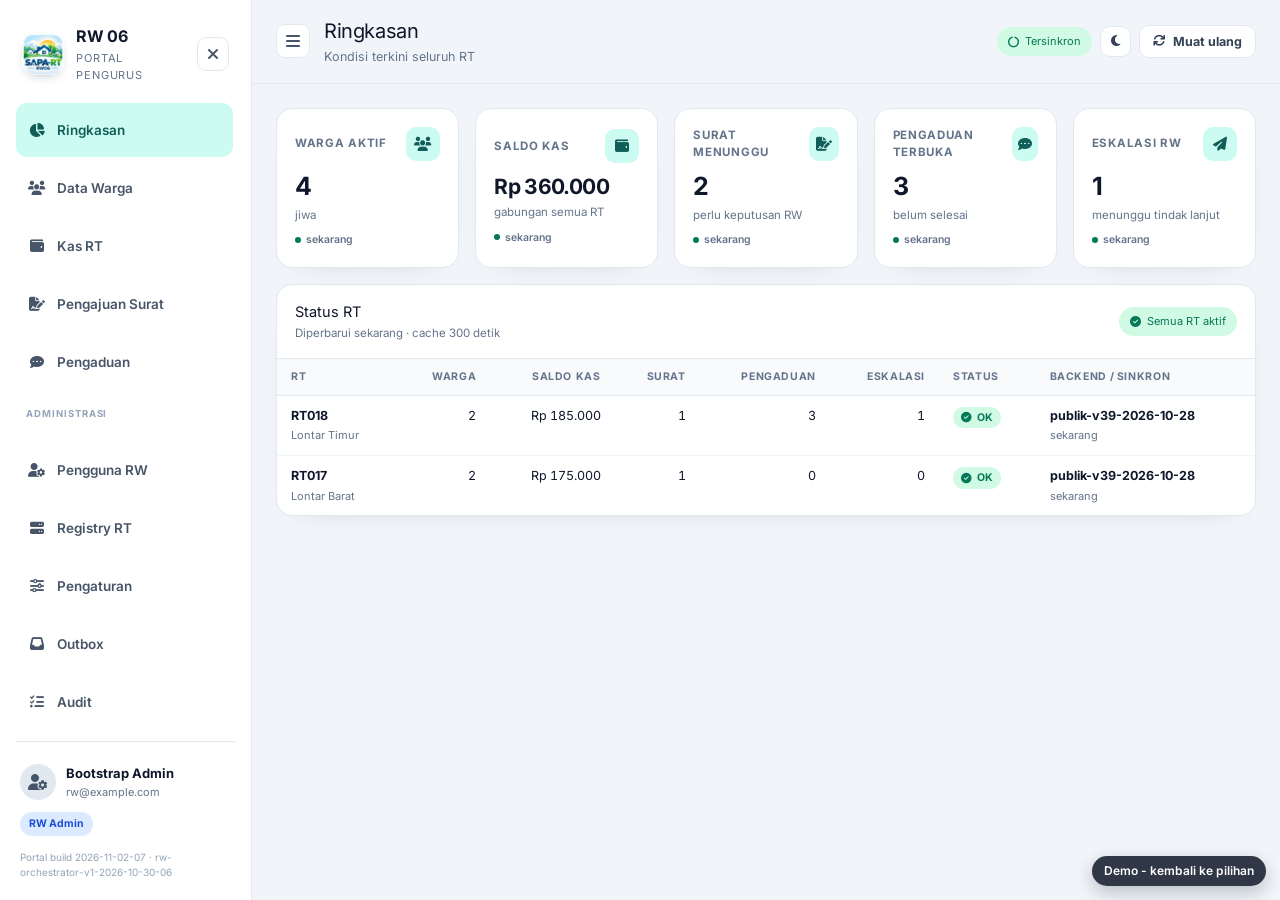
<file: demo/rw/index.html>
<!DOCTYPE html>
<html lang="id" class="h-full">
<head>
    <meta charset="UTF-8">
    <meta name="viewport" content="width=device-width, initial-scale=1.0, viewport-fit=cover">
    <meta name="robots" content="noindex, nofollow">
    <meta name="theme-color" content="#0f766e">
    <title>RW 06 Lontar - Portal RW</title>
    <script src="theme.js"></script>
    <link rel="icon" href="favicon.ico" sizes="any">
    <link rel="apple-touch-icon" href="apple-touch-icon.png">
    <link rel="manifest" href="manifest.webmanifest">
    <link rel="preload" as="font" type="font/woff2" href="fonts/inter-latin.woff2" crossorigin>
    <link rel="preload" as="font" type="font/woff2" href="fonts/fa-solid.woff2" crossorigin>
    <link rel="stylesheet" href="fonts.css">
    <link rel="stylesheet" href="tailwind.css">
    <link rel="stylesheet" href="styles.css">
    <link rel="preload" href="app.js" as="script">
    <script src="mock-api.js"></script>
    <script src="app.js" defer></script>
    <script>
        window.addEventListener("DOMContentLoaded", function () {
            var a = document.createElement("a");
            a.href = "../index.html";
            a.textContent = "Demo - kembali ke pilihan";
            a.style.cssText = "position:fixed;right:14px;bottom:14px;z-index:2147483647;" +
                "background:#0f172a;color:#fff;font:600 12px/1 Inter,system-ui,sans-serif;" +
                "padding:9px 12px;border-radius:999px;text-decoration:none;opacity:.85;" +
                "box-shadow:0 6px 18px rgba(15,23,42,.28)";
            document.body.appendChild(a);
        });
    </script>
</head>
<body>
    <div id="boot" class="boot">
        <div class="boot-card">
            <img class="brand-logo" src="logo-192.webp" width="72" height="72" alt="Logo SAPA RT RW 06">
            <p class="boot-title">Portal RW 06</p>
            <p class="boot-text" id="boot-text">Memeriksa akses...</p>
            <div class="boot-bar"><span></span></div>
        </div>
    </div>

    <div id="access" class="access hidden">
        <div class="access-card">
            <span class="access-icon"><i class="fa-solid fa-shield-halved"></i></span>
            <h1>Akses belum tersedia</h1>
            <p id="access-message">Portal RW hanya dapat dibuka oleh pengguna yang terdaftar.</p>
            <div class="access-actions">
                <button type="button" class="btn btn-primary" id="access-retry"><i class="fa-solid fa-arrows-rotate"></i> Coba lagi</button>
                <a class="btn btn-ghost" href="index.html"><i class="fa-solid fa-arrow-right"></i> Kembali</a>
            </div>
            <p class="access-hint">Hubungi pengurus RW bila email Anda belum terdaftar.</p>
        </div>
    </div>

    <div id="app" class="app hidden">
        <aside id="sidebar" class="sidebar">
            <div class="sidebar-head">
                <img class="brand-logo" src="logo-192.webp" width="42" height="42" alt="Logo SAPA RT RW 06">
                <div>
                    <p class="brand-name">RW 06</p>
                    <p class="brand-sub">Portal Pengurus</p>
                </div>
                <button type="button" class="icon-btn sidebar-close" id="sidebar-close" aria-label="Tutup menu"><i class="fa-solid fa-xmark"></i></button>
            </div>
            <nav class="nav" id="nav" aria-label="Menu utama">
                <button type="button" class="nav-item" data-page="dashboard"><i class="fa-solid fa-chart-pie"></i><span>Ringkasan</span></button>
                <button type="button" class="nav-item" data-page="warga"><i class="fa-solid fa-users"></i><span>Data Warga</span></button>
                <button type="button" class="nav-item" data-page="kas"><i class="fa-solid fa-wallet"></i><span>Kas RT</span></button>
                <button type="button" class="nav-item" data-page="surat"><i class="fa-solid fa-file-signature"></i><span>Pengajuan Surat</span></button>
                <button type="button" class="nav-item" data-page="lapor"><i class="fa-solid fa-comment-dots"></i><span>Pengaduan</span></button>
                <p class="nav-group">Administrasi</p>
                <button type="button" class="nav-item" data-page="pengguna"><i class="fa-solid fa-user-gear"></i><span>Pengguna RW</span></button>
                <button type="button" class="nav-item" data-page="registry"><i class="fa-solid fa-server"></i><span>Registry RT</span></button>
                <button type="button" class="nav-item" data-page="pengaturan"><i class="fa-solid fa-sliders"></i><span>Pengaturan</span></button>
                <button type="button" class="nav-item" data-page="outbox"><i class="fa-solid fa-inbox"></i><span>Outbox</span></button>
                <button type="button" class="nav-item" data-page="audit"><i class="fa-solid fa-list-check"></i><span>Audit</span></button>
            </nav>
            <div class="sidebar-foot">
                <div class="session-card">
                    <span class="avatar" id="session-avatar"><i class="fa-solid fa-user"></i></span>
                    <div class="session-info">
                        <p id="session-name">-</p>
                        <span id="session-email">-</span>
                    </div>
                </div>
                <span class="role-badge" id="session-role">-</span>
                <p class="build-info" id="build-info">-</p>
            </div>
        </aside>

        <div class="main">
            <header class="topbar">
                <button type="button" class="icon-btn menu-btn" id="menu-btn" aria-label="Buka menu" aria-controls="sidebar" aria-expanded="false"><i class="fa-solid fa-bars"></i></button>
                <div class="topbar-title">
                    <h1 id="page-title">Ringkasan</h1>
                    <p id="page-subtitle">Kondisi terkini seluruh RT</p>
                </div>
                <div class="topbar-actions">
                    <span class="sync-pill" id="sync-pill"><i class="fa-solid fa-circle-notch"></i><span>Memuat</span></span>
                    <button type="button" class="btn btn-ghost icon-only" id="theme-btn" aria-label="Ganti tema gelap" aria-pressed="false" title="Ganti tema"><i class="fa-solid fa-moon" id="theme-icon"></i></button>
                    <button type="button" class="btn btn-ghost" id="refresh-btn"><i class="fa-solid fa-arrows-rotate"></i><span class="hide-sm">Muat ulang</span></button>
                </div>
            </header>

            <div id="offline-banner" class="offline-banner hidden" role="status" aria-live="polite">
                <i class="fa-solid fa-wifi"></i>
                <span id="offline-text">Anda sedang offline. Menampilkan data terakhir yang tersimpan.</span>
            </div>

            <main class="page" id="page" tabindex="-1"></main>
        </div>
    </div>

    <div id="drawer" class="drawer hidden" role="dialog" aria-modal="true" aria-labelledby="drawer-title" aria-hidden="true">
        <div class="drawer-backdrop" data-close-drawer></div>
        <section class="drawer-panel">
            <header class="drawer-head">
                <div>
                    <p class="drawer-eyebrow" id="drawer-eyebrow">Detail</p>
                    <h2 id="drawer-title">Detail</h2>
                </div>
                <button type="button" class="icon-btn" data-close-drawer aria-label="Tutup"><i class="fa-solid fa-xmark"></i></button>
            </header>
            <div class="drawer-body" id="drawer-body"></div>
        </section>
    </div>

    <div id="modal-warning" class="modal hidden" role="dialog" aria-modal="true" aria-labelledby="warning-title" aria-hidden="true">
        <div class="modal-backdrop" id="warning-backdrop" data-close-warning></div>
        <section class="modal-card">
            <header class="modal-head">
                <span class="modal-icon" id="warning-icon"><i class="fa-solid fa-triangle-exclamation"></i></span>
                <div class="modal-heading">
                    <p class="modal-eyebrow" id="warning-eyebrow">Konfirmasi tindakan</p>
                    <h2 id="warning-title">Konfirmasi</h2>
                </div>
                <button type="button" class="icon-btn" id="warning-close" data-close-warning aria-label="Tutup"><i class="fa-solid fa-xmark"></i></button>
            </header>
            <div class="modal-body" id="warning-message"></div>
            <footer class="modal-actions">
                <button type="button" class="btn btn-ghost" id="warning-cancel" data-close-warning><i class="fa-solid fa-xmark"></i> Batal</button>
                <button type="button" class="btn btn-primary" id="warning-confirm"><i class="fa-solid fa-circle-check"></i> Ya, Lanjutkan</button>
            </footer>
        </section>
    </div>

    <div id="toast" class="toast hidden" role="status" aria-live="polite">
        <i class="fa-solid fa-circle-info" id="toast-icon"></i>
        <span id="toast-text"></span>
        <button type="button" class="icon-btn" id="toast-close" aria-label="Tutup notifikasi"><i class="fa-solid fa-xmark"></i></button>
    </div>
</body>
</html>
</file>
<file: demo/rt/fonts.css>
/* Self-hosted: Font Awesome 6.4.0 (subset, Free) + Inter (subset). */
@font-face{font-family:"Font Awesome 6 Free";font-style:normal;font-weight:900;font-display:block;src:url(fonts/fa-solid.woff2?v=3) format("woff2")}
@font-face{font-family:"Font Awesome 6 Free";font-style:normal;font-weight:400;font-display:block;src:url(fonts/fa-regular.woff2?v=3) format("woff2")}
@font-face{font-family:"Font Awesome 6 Brands";font-style:normal;font-weight:400;font-display:block;src:url(fonts/fa-brands.woff2?v=3) format("woff2")}
@font-face{font-family:'Inter';font-style:normal;font-weight:400 700;font-display:swap;src:url(fonts/inter-latin.woff2?v=3) format('woff2');unicode-range:U+0000-00FF,U+0131,U+0152-0153,U+02BB-02BC,U+02C6,U+02DA,U+02DC,U+0304,U+0308,U+0329,U+2000-206F,U+20AC,U+2122,U+2191,U+2193,U+2212,U+2215,U+FEFF,U+FFFD}
.fa{font-family:var(--fa-style-family,"Font Awesome 6 Free");font-weight:var(--fa-style,900)}
.fa,.fa-brands,.fa-classic,.fa-regular,.fa-solid,.fab,.far,.fas{-moz-osx-font-smoothing:grayscale;-webkit-font-smoothing:antialiased;display:var(--fa-display,inline-block);font-style:normal;font-variant:normal;line-height:1;text-rendering:auto}
.fa-classic,.fa-regular,.fa-solid,.far,.fas{font-family:"Font Awesome 6 Free"}
.fa-brands,.fab{font-family:"Font Awesome 6 Brands"}
.fa-solid,.fas{font-weight:900}
.fa-regular,.far{font-weight:400}
.fa-brands,.fab{font-weight:400}
.fa-spin{-webkit-animation:fa-spin 2s infinite linear;animation:fa-spin 2s infinite linear}
@-webkit-keyframes fa-spin{0%{-webkit-transform:rotate(0);transform:rotate(0)}to{-webkit-transform:rotate(1turn);transform:rotate(1turn)}}
@keyframes fa-spin{0%{transform:rotate(0)}to{transform:rotate(1turn)}}
.fa-android:before{content:"\f17b"}
.fa-angles-left:before{content:"\f100"}
.fa-angles-right:before{content:"\f101"}
.fa-apple:before{content:"\f179"}
.fa-arrow-right:before{content:"\f061"}
.fa-arrow-up-right-from-square:before{content:"\f08e"}
.fa-arrows-rotate:before{content:"\f021"}
.fa-bars:before{content:"\f0c9"}
.fa-bolt:before{content:"\f0e7"}
.fa-book:before{content:"\f02d"}
.fa-book-open:before{content:"\f518"}
.fa-box-archive:before{content:"\f187"}
.fa-box-open:before{content:"\f49e"}
.fa-bullhorn:before{content:"\f0a1"}
.fa-bullseye:before{content:"\f140"}
.fa-calendar:before{content:"\f133"}
.fa-calendar-check:before{content:"\f274"}
.fa-calendar-day:before{content:"\f783"}
.fa-calendar-plus:before{content:"\f271"}
.fa-calendar-xmark:before{content:"\f273"}
.fa-chart-pie:before{content:"\f200"}
.fa-check:before{content:"\f00c"}
.fa-check-circle:before{content:"\f058"}
.fa-chevron-down:before{content:"\f078"}
.fa-chevron-left:before{content:"\f053"}
.fa-chevron-right:before{content:"\f054"}
.fa-circle-check:before{content:"\f058"}
.fa-circle-exclamation:before{content:"\f06a"}
.fa-circle-info:before{content:"\f05a"}
.fa-circle-notch:before{content:"\f1ce"}
.fa-circle-user:before{content:"\f2bd"}
.fa-clock:before{content:"\f017"}
.fa-clock-rotate-left:before{content:"\f1da"}
.fa-cloud-arrow-down:before{content:"\f0ed"}
.fa-comment:before{content:"\f075"}
.fa-comment-dots:before{content:"\f4ad"}
.fa-copy:before{content:"\f0c5"}
.fa-database:before{content:"\f1c0"}
.fa-desktop:before{content:"\f390"}
.fa-download:before{content:"\f019"}
.fa-envelope-circle-check:before{content:"\e4e8"}
.fa-envelope-open-text:before{content:"\f658"}
.fa-eraser:before{content:"\f12d"}
.fa-eye:before{content:"\f06e"}
.fa-eye-slash:before{content:"\f070"}
.fa-file-pen:before{content:"\f31c"}
.fa-file-signature:before{content:"\f573"}
.fa-filter-circle-xmark:before{content:"\e17b"}
.fa-fire-extinguisher:before{content:"\f134"}
.fa-flask:before{content:"\f0c3"}
.fa-floppy-disk:before{content:"\f0c7"}
.fa-gear:before{content:"\f013"}
.fa-globe:before{content:"\f0ac"}
.fa-heart:before{content:"\f004"}
.fa-hourglass-half:before{content:"\f252"}
.fa-house-crack:before{content:"\e3b1"}
.fa-inbox:before{content:"\f01c"}
.fa-life-ring:before{content:"\f1cd"}
.fa-lightbulb:before{content:"\f0eb"}
.fa-link:before{content:"\f0c1"}
.fa-list-check:before{content:"\f0ae"}
.fa-location-dot:before{content:"\f3c5"}
.fa-lock:before{content:"\f023"}
.fa-magnifying-glass:before{content:"\f002"}
.fa-moon:before{content:"\f186"}
.fa-paper-plane:before{content:"\f1d8"}
.fa-pen:before{content:"\f304"}
.fa-pen-to-square:before{content:"\f044"}
.fa-phone:before{content:"\f095"}
.fa-phone-volume:before{content:"\f2a0"}
.fa-plug-circle-check:before{content:"\e55c"}
.fa-plus-circle:before{content:"\f055"}
.fa-print:before{content:"\f02f"}
.fa-qrcode:before{content:"\f029"}
.fa-rotate:before{content:"\f2f1"}
.fa-rotate-right:before{content:"\f2f9"}
.fa-server:before{content:"\f233"}
.fa-shield-halved:before{content:"\f3ed"}
.fa-sliders:before{content:"\f1de"}
.fa-sort:before{content:"\f0dc"}
.fa-sort-down:before{content:"\f0dd"}
.fa-sort-up:before{content:"\f0de"}
.fa-sun:before{content:"\f185"}
.fa-tent:before{content:"\e57d"}
.fa-tower-broadcast:before{content:"\f519"}
.fa-trash-can:before{content:"\f2ed"}
.fa-triangle-exclamation:before{content:"\f071"}
.fa-truck-medical:before{content:"\f0f9"}
.fa-user:before{content:"\f007"}
.fa-user-gear:before{content:"\f4fe"}
.fa-user-plus:before{content:"\f234"}
.fa-users:before{content:"\f0c0"}
.fa-wallet:before{content:"\f555"}
.fa-wand-magic-sparkles:before{content:"\e2ca"}
.fa-wifi:before{content:"\f1eb"}
.fa-xmark:before{content:"\f00d"}
.fa-xmark-circle:before{content:"\f057"}
</file>
<file: demo/public/fonts.css>
/* Self-hosted: Font Awesome 6.4.0 (subset, Free) + Inter (subset). */
@font-face{font-family:"Font Awesome 6 Free";font-style:normal;font-weight:900;font-display:block;src:url(fonts/fa-solid.woff2?v=3) format("woff2")}
@font-face{font-family:"Font Awesome 6 Free";font-style:normal;font-weight:400;font-display:block;src:url(fonts/fa-regular.woff2?v=3) format("woff2")}
@font-face{font-family:"Font Awesome 6 Brands";font-style:normal;font-weight:400;font-display:block;src:url(fonts/fa-brands.woff2?v=3) format("woff2")}
@font-face{font-family:'Inter';font-style:normal;font-weight:400 700;font-display:swap;src:url(fonts/inter-latin.woff2?v=3) format('woff2');unicode-range:U+0000-00FF,U+0131,U+0152-0153,U+02BB-02BC,U+02C6,U+02DA,U+02DC,U+0304,U+0308,U+0329,U+2000-206F,U+20AC,U+2122,U+2191,U+2193,U+2212,U+2215,U+FEFF,U+FFFD}
.fa{font-family:var(--fa-style-family,"Font Awesome 6 Free");font-weight:var(--fa-style,900)}
.fa,.fa-brands,.fa-classic,.fa-regular,.fa-solid,.fab,.far,.fas{-moz-osx-font-smoothing:grayscale;-webkit-font-smoothing:antialiased;display:var(--fa-display,inline-block);font-style:normal;font-variant:normal;line-height:1;text-rendering:auto}
.fa-classic,.fa-regular,.fa-solid,.far,.fas{font-family:"Font Awesome 6 Free"}
.fa-brands,.fab{font-family:"Font Awesome 6 Brands"}
.fa-solid,.fas{font-weight:900}
.fa-regular,.far{font-weight:400}
.fa-brands,.fab{font-weight:400}
.fa-spin{-webkit-animation:fa-spin 2s infinite linear;animation:fa-spin 2s infinite linear}
@-webkit-keyframes fa-spin{0%{-webkit-transform:rotate(0);transform:rotate(0)}to{-webkit-transform:rotate(1turn);transform:rotate(1turn)}}
@keyframes fa-spin{0%{transform:rotate(0)}to{transform:rotate(1turn)}}
.fa-android:before{content:"\f17b"}
.fa-angles-left:before{content:"\f100"}
.fa-angles-right:before{content:"\f101"}
.fa-apple:before{content:"\f179"}
.fa-arrow-right:before{content:"\f061"}
.fa-arrow-up-right-from-square:before{content:"\f08e"}
.fa-arrows-rotate:before{content:"\f021"}
.fa-bars:before{content:"\f0c9"}
.fa-bolt:before{content:"\f0e7"}
.fa-book:before{content:"\f02d"}
.fa-book-open:before{content:"\f518"}
.fa-box-archive:before{content:"\f187"}
.fa-box-open:before{content:"\f49e"}
.fa-bullhorn:before{content:"\f0a1"}
.fa-bullseye:before{content:"\f140"}
.fa-calendar:before{content:"\f133"}
.fa-calendar-check:before{content:"\f274"}
.fa-calendar-day:before{content:"\f783"}
.fa-calendar-plus:before{content:"\f271"}
.fa-calendar-xmark:before{content:"\f273"}
.fa-chart-pie:before{content:"\f200"}
.fa-check:before{content:"\f00c"}
.fa-check-circle:before{content:"\f058"}
.fa-chevron-down:before{content:"\f078"}
.fa-chevron-left:before{content:"\f053"}
.fa-chevron-right:before{content:"\f054"}
.fa-circle-check:before{content:"\f058"}
.fa-circle-exclamation:before{content:"\f06a"}
.fa-circle-info:before{content:"\f05a"}
.fa-circle-notch:before{content:"\f1ce"}
.fa-circle-user:before{content:"\f2bd"}
.fa-clock:before{content:"\f017"}
.fa-clock-rotate-left:before{content:"\f1da"}
.fa-cloud-arrow-down:before{content:"\f0ed"}
.fa-comment:before{content:"\f075"}
.fa-comment-dots:before{content:"\f4ad"}
.fa-copy:before{content:"\f0c5"}
.fa-database:before{content:"\f1c0"}
.fa-desktop:before{content:"\f390"}
.fa-download:before{content:"\f019"}
.fa-envelope-circle-check:before{content:"\e4e8"}
.fa-envelope-open-text:before{content:"\f658"}
.fa-eraser:before{content:"\f12d"}
.fa-eye:before{content:"\f06e"}
.fa-eye-slash:before{content:"\f070"}
.fa-file-pen:before{content:"\f31c"}
.fa-file-signature:before{content:"\f573"}
.fa-filter-circle-xmark:before{content:"\e17b"}
.fa-fire-extinguisher:before{content:"\f134"}
.fa-flask:before{content:"\f0c3"}
.fa-floppy-disk:before{content:"\f0c7"}
.fa-gear:before{content:"\f013"}
.fa-globe:before{content:"\f0ac"}
.fa-heart:before{content:"\f004"}
.fa-hourglass-half:before{content:"\f252"}
.fa-house-crack:before{content:"\e3b1"}
.fa-inbox:before{content:"\f01c"}
.fa-life-ring:before{content:"\f1cd"}
.fa-lightbulb:before{content:"\f0eb"}
.fa-link:before{content:"\f0c1"}
.fa-list-check:before{content:"\f0ae"}
.fa-location-dot:before{content:"\f3c5"}
.fa-lock:before{content:"\f023"}
.fa-magnifying-glass:before{content:"\f002"}
.fa-moon:before{content:"\f186"}
.fa-paper-plane:before{content:"\f1d8"}
.fa-pen:before{content:"\f304"}
.fa-pen-to-square:before{content:"\f044"}
.fa-phone:before{content:"\f095"}
.fa-phone-volume:before{content:"\f2a0"}
.fa-plug-circle-check:before{content:"\e55c"}
.fa-plus-circle:before{content:"\f055"}
.fa-print:before{content:"\f02f"}
.fa-qrcode:before{content:"\f029"}
.fa-rotate:before{content:"\f2f1"}
.fa-rotate-right:before{content:"\f2f9"}
.fa-server:before{content:"\f233"}
.fa-shield-halved:before{content:"\f3ed"}
.fa-sliders:before{content:"\f1de"}
.fa-sort:before{content:"\f0dc"}
.fa-sort-down:before{content:"\f0dd"}
.fa-sort-up:before{content:"\f0de"}
.fa-sun:before{content:"\f185"}
.fa-tent:before{content:"\e57d"}
.fa-tower-broadcast:before{content:"\f519"}
.fa-trash-can:before{content:"\f2ed"}
.fa-triangle-exclamation:before{content:"\f071"}
.fa-truck-medical:before{content:"\f0f9"}
.fa-user:before{content:"\f007"}
.fa-user-gear:before{content:"\f4fe"}
.fa-user-plus:before{content:"\f234"}
.fa-users:before{content:"\f0c0"}
.fa-wallet:before{content:"\f555"}
.fa-wand-magic-sparkles:before{content:"\e2ca"}
.fa-wifi:before{content:"\f1eb"}
.fa-xmark:before{content:"\f00d"}
.fa-xmark-circle:before{content:"\f057"}
</file>
<file: demo/rw/fonts.css>
/* Self-hosted: Font Awesome 6.4.0 (subset, Free) + Inter (subset). */
@font-face{font-family:"Font Awesome 6 Free";font-style:normal;font-weight:900;font-display:block;src:url(fonts/fa-solid.woff2?v=3) format("woff2")}
@font-face{font-family:"Font Awesome 6 Free";font-style:normal;font-weight:400;font-display:block;src:url(fonts/fa-regular.woff2?v=3) format("woff2")}
@font-face{font-family:"Font Awesome 6 Brands";font-style:normal;font-weight:400;font-display:block;src:url(fonts/fa-brands.woff2?v=3) format("woff2")}
@font-face{font-family:'Inter';font-style:normal;font-weight:400 700;font-display:swap;src:url(fonts/inter-latin.woff2?v=3) format('woff2');unicode-range:U+0000-00FF,U+0131,U+0152-0153,U+02BB-02BC,U+02C6,U+02DA,U+02DC,U+0304,U+0308,U+0329,U+2000-206F,U+20AC,U+2122,U+2191,U+2193,U+2212,U+2215,U+FEFF,U+FFFD}
.fa{font-family:var(--fa-style-family,"Font Awesome 6 Free");font-weight:var(--fa-style,900)}
.fa,.fa-brands,.fa-classic,.fa-regular,.fa-solid,.fab,.far,.fas{-moz-osx-font-smoothing:grayscale;-webkit-font-smoothing:antialiased;display:var(--fa-display,inline-block);font-style:normal;font-variant:normal;line-height:1;text-rendering:auto}
.fa-classic,.fa-regular,.fa-solid,.far,.fas{font-family:"Font Awesome 6 Free"}
.fa-brands,.fab{font-family:"Font Awesome 6 Brands"}
.fa-solid,.fas{font-weight:900}
.fa-regular,.far{font-weight:400}
.fa-brands,.fab{font-weight:400}
.fa-spin{-webkit-animation:fa-spin 2s infinite linear;animation:fa-spin 2s infinite linear}
@-webkit-keyframes fa-spin{0%{-webkit-transform:rotate(0);transform:rotate(0)}to{-webkit-transform:rotate(1turn);transform:rotate(1turn)}}
@keyframes fa-spin{0%{transform:rotate(0)}to{transform:rotate(1turn)}}
.fa-android:before{content:"\f17b"}
.fa-angles-left:before{content:"\f100"}
.fa-angles-right:before{content:"\f101"}
.fa-apple:before{content:"\f179"}
.fa-arrow-right:before{content:"\f061"}
.fa-arrow-up-right-from-square:before{content:"\f08e"}
.fa-arrows-rotate:before{content:"\f021"}
.fa-bars:before{content:"\f0c9"}
.fa-bolt:before{content:"\f0e7"}
.fa-book:before{content:"\f02d"}
.fa-book-open:before{content:"\f518"}
.fa-box-archive:before{content:"\f187"}
.fa-box-open:before{content:"\f49e"}
.fa-bullhorn:before{content:"\f0a1"}
.fa-bullseye:before{content:"\f140"}
.fa-calendar:before{content:"\f133"}
.fa-calendar-check:before{content:"\f274"}
.fa-calendar-day:before{content:"\f783"}
.fa-calendar-plus:before{content:"\f271"}
.fa-calendar-xmark:before{content:"\f273"}
.fa-chart-pie:before{content:"\f200"}
.fa-check:before{content:"\f00c"}
.fa-check-circle:before{content:"\f058"}
.fa-chevron-down:before{content:"\f078"}
.fa-chevron-left:before{content:"\f053"}
.fa-chevron-right:before{content:"\f054"}
.fa-circle-check:before{content:"\f058"}
.fa-circle-exclamation:before{content:"\f06a"}
.fa-circle-info:before{content:"\f05a"}
.fa-circle-notch:before{content:"\f1ce"}
.fa-circle-user:before{content:"\f2bd"}
.fa-clock:before{content:"\f017"}
.fa-clock-rotate-left:before{content:"\f1da"}
.fa-cloud-arrow-down:before{content:"\f0ed"}
.fa-comment:before{content:"\f075"}
.fa-comment-dots:before{content:"\f4ad"}
.fa-copy:before{content:"\f0c5"}
.fa-database:before{content:"\f1c0"}
.fa-desktop:before{content:"\f390"}
.fa-download:before{content:"\f019"}
.fa-envelope-circle-check:before{content:"\e4e8"}
.fa-envelope-open-text:before{content:"\f658"}
.fa-eraser:before{content:"\f12d"}
.fa-eye:before{content:"\f06e"}
.fa-eye-slash:before{content:"\f070"}
.fa-file-pen:before{content:"\f31c"}
.fa-file-signature:before{content:"\f573"}
.fa-filter-circle-xmark:before{content:"\e17b"}
.fa-fire-extinguisher:before{content:"\f134"}
.fa-flask:before{content:"\f0c3"}
.fa-floppy-disk:before{content:"\f0c7"}
.fa-gear:before{content:"\f013"}
.fa-globe:before{content:"\f0ac"}
.fa-heart:before{content:"\f004"}
.fa-hourglass-half:before{content:"\f252"}
.fa-house-crack:before{content:"\e3b1"}
.fa-inbox:before{content:"\f01c"}
.fa-life-ring:before{content:"\f1cd"}
.fa-lightbulb:before{content:"\f0eb"}
.fa-link:before{content:"\f0c1"}
.fa-list-check:before{content:"\f0ae"}
.fa-location-dot:before{content:"\f3c5"}
.fa-lock:before{content:"\f023"}
.fa-magnifying-glass:before{content:"\f002"}
.fa-moon:before{content:"\f186"}
.fa-paper-plane:before{content:"\f1d8"}
.fa-pen:before{content:"\f304"}
.fa-pen-to-square:before{content:"\f044"}
.fa-phone:before{content:"\f095"}
.fa-phone-volume:before{content:"\f2a0"}
.fa-plug-circle-check:before{content:"\e55c"}
.fa-plus-circle:before{content:"\f055"}
.fa-print:before{content:"\f02f"}
.fa-qrcode:before{content:"\f029"}
.fa-rotate:before{content:"\f2f1"}
.fa-rotate-right:before{content:"\f2f9"}
.fa-server:before{content:"\f233"}
.fa-shield-halved:before{content:"\f3ed"}
.fa-sliders:before{content:"\f1de"}
.fa-sort:before{content:"\f0dc"}
.fa-sort-down:before{content:"\f0dd"}
.fa-sort-up:before{content:"\f0de"}
.fa-sun:before{content:"\f185"}
.fa-tent:before{content:"\e57d"}
.fa-tower-broadcast:before{content:"\f519"}
.fa-trash-can:before{content:"\f2ed"}
.fa-triangle-exclamation:before{content:"\f071"}
.fa-truck-medical:before{content:"\f0f9"}
.fa-user:before{content:"\f007"}
.fa-user-gear:before{content:"\f4fe"}
.fa-user-plus:before{content:"\f234"}
.fa-users:before{content:"\f0c0"}
.fa-wallet:before{content:"\f555"}
.fa-wand-magic-sparkles:before{content:"\e2ca"}
.fa-wifi:before{content:"\f1eb"}
.fa-xmark:before{content:"\f00d"}
.fa-xmark-circle:before{content:"\f057"}
</file>
<file: demo/rw/styles.css>
:root {
    color-scheme: light;
    --bg: #f1f5f9;
    --panel: #ffffff;
    --panel-2: #f8fafc;
    --panel-3: #f1f5f9;
    --ink: #0f172a;
    --ink-soft: #475569;
    --ink-body: #334155;
    --muted: #64748b;
    --ink-faint: #94a3b8;
    --line: #e2e8f0;
    --line-soft: #f1f5f9;
    --line-strong: #cbd5e1;
    --topbar-bg: rgba(241, 245, 249, 0.9);
    --logo-bg: #ffffff;
    --brand: #0f766e;
    --brand-dark: #115e59;
    --brand-soft: #ccfbf1;
    --amber: #b45309;
    --amber-soft: #fef3c7;
    --danger: #be123c;
    --danger-soft: #ffe4e6;
    --blue: #1d4ed8;
    --blue-soft: #dbeafe;
    --green: #047857;
    --green-soft: #d1fae5;
    --tint-brand-line: #99f6e4;
    --tint-blue-line: #bfdbfe;
    --tint-amber-line: #fde68a;
    --tint-green-line: #a7f3d0;
    --dot-ok: #059669;
    --dot-warn: #d97706;
    --dot-error: #e11d48;
    --on-brand: #ffffff;
    --on-danger: #ffffff;
    --brand-hover: #115e59;
    --danger-hover: #9f1239;
    --blue-hover: #1e40af;
    --shadow: 0 18px 45px -30px rgba(15, 23, 42, 0.45);
    --radius: 16px;
}

/* Tema gelap dipilih manual lewat tombol di bilah atas dan disimpan di
   localStorage; pilihan awal mengikuti prefers-color-scheme. Semua warna
   permukaan memakai token di atas agar satu set aturan cukup. */
:root[data-theme="dark"] {
    color-scheme: dark;
    --bg: #0b1220;
    --panel: #111a2b;
    --panel-2: #16202f;
    --panel-3: #1c2739;
    --ink: #e6edf6;
    --ink-soft: #c3cede;
    --ink-body: #cbd5e1;
    --muted: #94a3b8;
    --ink-faint: #7c8aa0;
    --line: #243147;
    --line-soft: #1b2637;
    --line-strong: #33425c;
    --topbar-bg: rgba(11, 18, 32, 0.9);
    --logo-bg: #f8fafc;
    --brand: #2dd4bf;
    --brand-dark: #5eead4;
    --brand-soft: #0d3b36;
    --amber: #fbbf24;
    --amber-soft: #3b2a0b;
    --danger: #fda4af;
    --danger-soft: #3d1220;
    --blue: #93c5fd;
    --blue-soft: #16233f;
    --green: #6ee7b7;
    --green-soft: #0d2e21;
    --tint-brand-line: #17564f;
    --tint-blue-line: #24406b;
    --tint-amber-line: #5a3f10;
    --tint-green-line: #1a5541;
    --dot-ok: #34d399;
    --dot-warn: #fbbf24;
    --dot-error: #fb7185;
    --on-brand: #04201d;
    --on-danger: #2a0810;
    --brand-hover: #5eead4;
    --danger-hover: #fecdd3;
    --blue-hover: #bfdbfe;
    --shadow: 0 18px 45px -30px rgba(0, 0, 0, 0.75);
}

* { box-sizing: border-box; }

html, body { height: 100%; }

body {
    margin: 0;
    font-family: Inter, system-ui, -apple-system, "Segoe UI", sans-serif;
    background: var(--bg);
    color: var(--ink);
    -webkit-font-smoothing: antialiased;
}

button, input, select, textarea { font: inherit; }
button { cursor: pointer; }
a { color: inherit; }
.hidden { display: none !important; }

.boot, .access {
    min-height: 100vh;
    display: grid;
    place-items: center;
    padding: 24px;
    background:
        radial-gradient(circle at 15% 10%, rgba(13, 148, 136, 0.16), transparent 42%),
        radial-gradient(circle at 85% 90%, rgba(14, 116, 144, 0.14), transparent 40%),
        var(--bg);
}

.boot-card, .access-card {
    width: min(420px, 100%);
    background: var(--panel);
    border: 1px solid var(--line);
    border-radius: 24px;
    padding: 32px;
    text-align: center;
    box-shadow: var(--shadow);
}

.boot-title { font-size: 20px; font-weight: 700; margin: 16px 0 4px; }
.boot-text { color: var(--muted); font-size: 14px; margin: 0 0 20px; }
.boot-bar { height: 6px; border-radius: 999px; background: var(--line); overflow: hidden; }
.boot-bar span { display: block; height: 100%; width: 40%; border-radius: inherit; background: var(--brand); animation: load 1.2s ease-in-out infinite; }
@keyframes load { 0% { transform: translateX(-100%); } 100% { transform: translateX(320%); } }

.access-icon {
    width: 62px;
    height: 62px;
    display: inline-grid;
    place-items: center;
    border-radius: 20px;
    background: var(--amber-soft);
    color: var(--amber);
    font-size: 24px;
    margin-bottom: 14px;
}
.access-card h1 { font-size: 22px; margin: 0 0 8px; }
.access-card p { color: var(--muted); font-size: 14px; line-height: 1.6; }
.access-actions { display: flex; gap: 10px; justify-content: center; margin: 22px 0 10px; flex-wrap: wrap; }
.access-hint { font-size: 12px; }

.brand-logo {
    width: 42px;
    height: 42px;
    display: block;
    border-radius: 13px;
    object-fit: contain;
    flex: none;
    background: var(--logo-bg);
    box-shadow: 0 4px 12px -6px rgba(15, 23, 42, 0.4);
}
.boot-card .brand-logo { width: 72px; height: 72px; margin: 0 auto; border-radius: 20px; }

.app { min-height: 100vh; display: flex; }
.sidebar {
    width: 252px;
    flex: none;
    background: var(--panel);
    border-right: 1px solid var(--line);
    display: flex;
    flex-direction: column;
    padding: 20px 16px;
    position: sticky;
    top: 0;
    height: 100vh;
    max-height: 100vh;
    overflow: hidden;
    z-index: 30;
}
.sidebar-head { display: flex; align-items: center; gap: 12px; padding: 4px 6px 20px; }
.brand-name { font-size: 16px; font-weight: 800; margin: 0; letter-spacing: -0.02em; }
.brand-sub { font-size: 11px; color: var(--muted); margin: 2px 0 0; text-transform: uppercase; letter-spacing: 0.08em; }
.sidebar-close { display: none; margin-left: auto; }

/* Menu kiri dapat digulir sendiri agar seluruh item tetap terjangkau pada
   layar pendek (mis. saat membuka halaman Audit dengan banyak baris). */
.nav {
    display: grid;
    gap: 4px;
    flex: 1 1 auto;
    min-height: 0;
    overflow-y: auto;
    overscroll-behavior: contain;
    scrollbar-width: thin;
    padding-right: 2px;
}
.nav::-webkit-scrollbar { width: 6px; }
.nav::-webkit-scrollbar-thumb { background: var(--line-strong); border-radius: 999px; }
.nav::-webkit-scrollbar-track { background: transparent; }
.nav-item {
    display: flex;
    align-items: center;
    gap: 11px;
    width: 100%;
    border: 0;
    background: transparent;
    color: var(--ink-soft);
    border-radius: 11px;
    padding: 10px 12px;
    font-size: 13.5px;
    font-weight: 600;
    text-align: left;
    transition: background 0.15s ease, color 0.15s ease;
}
.nav-item i { width: 18px; text-align: center; font-size: 14px; }
.nav-item:hover { background: var(--panel-3); color: var(--ink); }
.nav-item.active { background: var(--brand-soft); color: var(--brand-dark); }
.nav-group {
    margin: 14px 0 4px; padding: 0 10px;
    font-size: 9.5px; font-weight: 800; letter-spacing: 0.1em;
    text-transform: uppercase; color: var(--ink-faint);
}
.nav-item[disabled] { opacity: 0.45; cursor: not-allowed; }
.nav-item[disabled]:hover { background: transparent; color: var(--ink-soft); }

.sidebar-foot { margin-top: 12px; flex: none; padding-top: 14px; border-top: 1px solid var(--line); }
.session-card { display: flex; align-items: center; gap: 10px; padding: 8px 4px; }
.avatar {
    width: 36px; height: 36px; border-radius: 50%;
    display: grid; place-items: center;
    background: var(--line); color: var(--ink-soft); flex: none;
}
.session-info { min-width: 0; }
.session-info p { margin: 0; font-size: 13px; font-weight: 700; white-space: nowrap; overflow: hidden; text-overflow: ellipsis; }
.session-info span { display: block; font-size: 11px; color: var(--muted); white-space: nowrap; overflow: hidden; text-overflow: ellipsis; }
.role-badge {
    display: inline-flex; align-items: center; gap: 5px;
    margin: 4px;
    padding: 4px 9px;
    border-radius: 999px;
    background: var(--blue-soft);
    color: var(--blue);
    font-size: 10.5px;
    font-weight: 700;
}
.build-info { margin: 10px 4px 0; font-size: 10px; color: var(--ink-faint); line-height: 1.5; }

.main { flex: 1; min-width: 0; display: flex; flex-direction: column; }
.topbar {
    position: sticky; top: 0; z-index: 20;
    display: flex; align-items: center; gap: 14px;
    padding: 16px 24px;
    background: var(--topbar-bg);
    backdrop-filter: blur(10px);
    border-bottom: 1px solid var(--line);
}
.topbar-title { min-width: 0; }
.topbar-title h1 { margin: 0; font-size: 20px; letter-spacing: -0.02em; }
.topbar-title p { margin: 2px 0 0; color: var(--muted); font-size: 12.5px; }
.topbar-actions { margin-left: auto; display: flex; align-items: center; gap: 8px; }
.menu-btn { display: none; }

.sync-pill {
    display: inline-flex; align-items: center; gap: 6px;
    padding: 5px 10px; border-radius: 999px;
    background: var(--panel); border: 1px solid var(--line);
    font-size: 11px; color: var(--muted); white-space: nowrap;
}
.sync-pill.ok { color: var(--green); background: var(--green-soft); border-color: transparent; }
.sync-pill.warn { color: var(--amber); background: var(--amber-soft); border-color: transparent; }
.sync-pill.error { color: var(--danger); background: var(--danger-soft); border-color: transparent; }

.page { padding: 24px; max-width: 1440px; width: 100%; margin: 0 auto; }
/* #page difokuskan secara programatik setelah dialog ditutup; bukan bagian
   urutan Tab, jadi garis fokus tidak perlu ditampilkan. */
.page[tabindex="-1"]:focus { outline: none; }

.btn {
    display: inline-flex; align-items: center; justify-content: center; gap: 7px;
    border: 1px solid transparent;
    border-radius: 10px;
    padding: 8px 13px;
    font-size: 12.5px;
    font-weight: 700;
    line-height: 1.2;
    transition: background 0.15s ease, border-color 0.15s ease, color 0.15s ease;
    text-decoration: none;
}
.btn-primary { background: var(--brand); color: var(--on-brand); }
.btn-primary:hover { background: var(--brand-hover); }
.btn-ghost { background: var(--panel); border-color: var(--line); color: var(--ink-body); }
.btn-ghost:hover { background: var(--panel-2); }
.btn-danger { background: var(--danger); color: var(--on-danger); }
.btn-danger:hover { background: var(--danger-hover); }
.btn-blue { background: var(--blue); color: var(--on-brand); }
.btn-blue:hover { background: var(--blue-hover); }
.btn:disabled { opacity: 0.55; cursor: not-allowed; }
/* Tombol berwarna yang nonaktif dibuat netral agar tidak terlihat bisa
   ditekan (mis. "Setujui pilihan" saat belum ada yang dipilih). */
.btn-primary:disabled, .btn-blue:disabled, .btn-danger:disabled {
    background: var(--line); border-color: var(--line); color: var(--muted); opacity: 1;
}
.btn.icon-only { padding: 8px 10px; }

.icon-btn {
    width: 34px; height: 34px;
    display: inline-grid; place-items: center;
    border: 1px solid var(--line);
    background: var(--panel);
    border-radius: 9px;
    color: var(--ink-soft);
}
.icon-btn:hover { background: var(--panel-2); color: var(--ink); }

.grid { display: grid; gap: 16px; }
.kpi-grid { grid-template-columns: repeat(5, minmax(0, 1fr)); }
.kpi-card {
    background: var(--panel);
    border: 1px solid var(--line);
    border-radius: var(--radius);
    padding: 18px;
    box-shadow: 0 10px 30px -28px rgba(15, 23, 42, 0.4);
    min-width: 0;
}
.kpi-head { display: flex; align-items: center; justify-content: space-between; gap: 10px; margin-bottom: 12px; }
.kpi-label { font-size: 11.5px; color: var(--muted); font-weight: 700; text-transform: uppercase; letter-spacing: 0.06em; }
.kpi-icon { width: 34px; height: 34px; border-radius: 10px; display: grid; place-items: center; background: var(--brand-soft); color: var(--brand-dark); font-size: 14px; }
.kpi-value { font-size: 25px; font-weight: 800; letter-spacing: -0.03em; margin: 0; line-height: 1.1; }
.kpi-value.money { font-size: 21px; }
.kpi-note { margin: 6px 0 0; font-size: 11.5px; color: var(--muted); }

.kpi-link {
    display: block;
    width: 100%;
    text-align: left;
    font: inherit;
    color: inherit;
    cursor: pointer;
    transition: border-color 0.15s ease, box-shadow 0.15s ease, transform 0.15s ease;
}
.kpi-link:hover { border-color: var(--brand); box-shadow: 0 16px 34px -26px rgba(15, 118, 110, 0.55); transform: translateY(-1px); }
.kpi-link:focus-visible { outline: 2px solid var(--brand); outline-offset: 2px; }
.kpi-link .kpi-value { display: block; margin: 0; }
.kpi-link .kpi-note { display: flex; align-items: center; gap: 6px; margin: 6px 0 0; }
/* Penanda kesegaran per kartu: titik hijau bila data masih dalam TTL,
   kuning bila sudah melewatinya. */
.kpi-fresh {
    display: inline-flex; align-items: center; gap: 5px;
    margin-top: 8px; font-size: 10.5px; font-weight: 600; color: var(--muted);
}
.kpi-dot { width: 6px; height: 6px; border-radius: 50%; background: var(--green); flex: none; }
.kpi-fresh.stale { color: var(--amber); }
.kpi-fresh.stale .kpi-dot { background: var(--amber); }
.kpi-go { font-size: 10px; opacity: 0; transition: opacity 0.15s ease; }
.kpi-link:hover .kpi-go,
.kpi-link:focus-visible .kpi-go { opacity: 0.75; }

.card {
    background: var(--panel);
    border: 1px solid var(--line);
    border-radius: var(--radius);
    box-shadow: 0 10px 30px -28px rgba(15, 23, 42, 0.4);
    overflow: hidden;
}
.card-head {
    display: flex; align-items: center; gap: 12px; flex-wrap: wrap;
    padding: 16px 18px;
    border-bottom: 1px solid var(--line);
}
.card-head h2 { margin: 0; font-size: 14.5px; }
.card-head p { margin: 2px 0 0; font-size: 11.5px; color: var(--muted); }
.card-head .spacer { flex: 1; }
.card-body { padding: 18px; }
.card-body.flush { padding: 0; }
.card-hint {
    display: flex; align-items: center; gap: 7px;
    padding: 10px 18px 4px; font-size: 11.5px; color: var(--muted);
}
.card-hint i { color: var(--brand); }

.toolbar {
    display: flex; align-items: center; gap: 10px; flex-wrap: wrap;
    margin-bottom: 16px;
}
.field { display: flex; flex-direction: column; gap: 5px; }
.field label { font-size: 10.5px; font-weight: 700; color: var(--muted); text-transform: uppercase; letter-spacing: 0.06em; }
.control {
    border: 1px solid var(--line);
    background: var(--panel);
    border-radius: 10px;
    padding: 8px 11px;
    font-size: 13px;
    color: var(--ink);
    min-width: 150px;
    outline: none;
}
.control:focus { border-color: var(--brand); box-shadow: 0 0 0 3px rgba(15, 118, 110, 0.12); }
.search-wrap { position: relative; }
.search-wrap i { position: absolute; left: 11px; top: 50%; transform: translateY(-50%); color: var(--ink-faint); font-size: 12px; }
.search-wrap .control { padding-left: 31px; min-width: 240px; }
.textarea { min-height: 108px; width: 100%; resize: vertical; line-height: 1.55; }
.form-hint { margin: 0; font-size: 11px; color: var(--muted); line-height: 1.5; }
.form-grid { display: grid; grid-template-columns: repeat(2, minmax(0, 1fr)); gap: 12px; margin-bottom: 12px; }
.form-grid .field { min-width: 0; }
.form-grid .control { width: 100%; min-width: 0; }

.table-wrap { width: 100%; overflow-x: auto; }
table { width: 100%; border-collapse: collapse; font-size: 12.5px; }
thead th {
    background: var(--panel-2);
    color: var(--muted);
    font-size: 10.5px;
    text-transform: uppercase;
    letter-spacing: 0.06em;
    text-align: left;
    padding: 10px 14px;
    border-bottom: 1px solid var(--line);
    white-space: nowrap;
}
tbody td { padding: 11px 14px; border-bottom: 1px solid var(--line-soft); vertical-align: top; }
tbody tr:last-child td { border-bottom: 0; }
tbody tr.clickable { cursor: pointer; }
tbody tr.clickable:hover { background: var(--panel-2); }
tbody tr.kk-head td { background: var(--panel-2); }
tbody tr.kk-head .cell-main { font-weight: 700; }
.cell-main { font-weight: 700; color: var(--ink); }
.cell-sub { display: block; color: var(--muted); font-size: 11px; margin-top: 2px; }
.cell-sub.cell-warn { color: var(--amber); font-weight: 600; }
.digest-actions {
    display: flex; align-items: center; gap: 10px; flex-wrap: wrap;
    margin-top: 14px;
}
.digest-preview {
    margin: 14px 0 0;
    padding: 14px 16px;
    background: #0f172a;
    color: #e2e8f0;
    border-radius: 10px;
    font-size: 11.5px;
    line-height: 1.6;
    font-family: ui-monospace, SFMono-Regular, Menlo, Consolas, monospace;
    white-space: pre-wrap;
    overflow-x: auto;
}
.th-stack { display: block; }
.th-sub { display: block; margin-top: 2px; color: var(--ink-faint); font-size: 9.5px; letter-spacing: 0.04em; text-transform: none; font-weight: 600; }

/* Header yang bisa diurutkan: seluruh area <th> menjadi tombol agar mudah
   diklik, dengan panah kecil sebagai penanda arah aktif. */
th.th-sort { padding: 0; }
.th-sort-btn {
    display: flex; align-items: center; gap: 6px;
    width: 100%;
    padding: 10px 14px;
    background: none; border: 0;
    color: inherit; font: inherit; text-transform: inherit; letter-spacing: inherit;
    text-align: inherit; cursor: pointer;
}
th.th-sort.num .th-sort-btn { justify-content: flex-end; }
.th-sort-btn:hover { color: var(--ink); background: var(--panel-3); }
.th-sort-btn:focus-visible { outline: 2px solid var(--brand); outline-offset: -2px; }
.th-sort-icon { margin-left: auto; font-size: 9px; color: var(--line-strong); }
th.th-sort.num .th-sort-icon { margin-left: 6px; }
th.is-active .th-sort-btn { color: var(--brand); }
th.is-active .th-sort-icon { color: var(--brand); }

/* Pilihan massal surat: bar aksi menempel di atas kartu, dengan penghitung
   yang ikut berubah saat kotak centang diklik. */
.bulk-bar {
    display: flex; align-items: center; gap: 8px; flex-wrap: wrap;
    margin-bottom: 12px;
    padding: 10px 12px;
    border: 1px solid var(--line);
    border-radius: 12px;
    background: var(--panel-2);
}
.bulk-count { font-size: 12px; font-weight: 700; color: var(--ink); margin-right: 4px; }
.bulk-hint { flex: 1 1 220px; min-width: 0; font-size: 11.5px; color: var(--muted); }
.bulk-bar .btn[disabled] { opacity: 0.55; cursor: not-allowed; }
.bulk-col { width: 38px; }
.row-check { width: 15px; height: 15px; cursor: pointer; accent-color: var(--brand); }
.sr-only {
    position: absolute; width: 1px; height: 1px; padding: 0; margin: -1px;
    overflow: hidden; clip: rect(0 0 0 0); white-space: nowrap; border: 0;
}

.pager {
    display: flex; align-items: center; gap: 12px; flex-wrap: wrap;
    padding: 12px 18px; border-top: 1px solid var(--line); background: var(--panel);
}
.pager-info { font-size: 11.5px; color: var(--muted); }
.pager-actions { margin-left: auto; display: flex; align-items: center; gap: 8px; }
.pager-page { font-size: 11.5px; color: var(--muted); white-space: nowrap; }
.btn-sm { padding: 6px 10px; font-size: 11.5px; }
.cell-muted { color: var(--muted); }
.nowrap { white-space: nowrap; }
.num { text-align: right; font-variant-numeric: tabular-nums; white-space: nowrap; }

.badge {
    display: inline-flex; align-items: center; gap: 5px;
    padding: 3px 8px;
    border-radius: 999px;
    font-size: 10.5px;
    font-weight: 700;
    white-space: nowrap;
}
.badge-neutral { background: var(--panel-3); color: var(--ink-soft); }
.badge-blue { background: var(--blue-soft); color: var(--blue); }
.badge-amber { background: var(--amber-soft); color: var(--amber); }
.badge-green { background: var(--green-soft); color: var(--green); }
.badge-red { background: var(--danger-soft); color: var(--danger); }

.empty {
    padding: 40px 20px;
    text-align: center;
    color: var(--muted);
    font-size: 13px;
}
.empty i { display: block; font-size: 26px; color: var(--line-strong); margin-bottom: 10px; }
.empty p { margin: 0; }

.loading-row { padding: 28px; text-align: center; color: var(--muted); font-size: 13px; }
.loading-row i { margin-right: 7px; }

.offline-banner {
    display: flex; align-items: center; gap: 9px;
    margin: 12px 24px -8px;
    padding: 10px 14px;
    border-radius: 11px;
    background: var(--amber-soft);
    color: var(--amber);
    font-size: 12.5px;
    font-weight: 600;
}
.offline-banner i { font-size: 13px; }

.notice {
    display: flex; gap: 10px;
    padding: 11px 13px;
    border-radius: 11px;
    font-size: 12px;
    line-height: 1.5;
    margin-bottom: 14px;
}
.notice i { margin-top: 1px; }
.notice-info { background: var(--blue-soft); color: var(--blue); }
.notice-warn { background: var(--amber-soft); color: var(--amber); }
.notice-error { background: var(--danger-soft); color: var(--danger); }
.notice-ok { background: var(--green-soft); color: var(--green); }

.rt-health { display: flex; align-items: center; gap: 7px; }
.dot { width: 8px; height: 8px; border-radius: 50%; background: var(--ink-faint); flex: none; }
.dot.ok { background: var(--dot-ok); }
.dot.warn { background: var(--dot-warn); }
.dot.error { background: var(--dot-error); }

.two-col { display: grid; grid-template-columns: minmax(0, 1.25fr) minmax(0, 0.75fr); gap: 16px; }

.detail-list { display: grid; gap: 0; }
.detail-row { display: grid; grid-template-columns: 150px minmax(0, 1fr); gap: 12px; padding: 10px 0; border-bottom: 1px solid var(--line-soft); font-size: 12.5px; }
.detail-row:last-child { border-bottom: 0; }
.detail-row dt { color: var(--muted); font-weight: 600; }
.detail-row dd { margin: 0; color: var(--ink); word-break: break-word; }

.drawer { position: fixed; inset: 0; z-index: 60; display: flex; justify-content: flex-end; }
.drawer-backdrop { position: absolute; inset: 0; background: rgba(15, 23, 42, 0.42); }
.drawer-panel {
    position: relative;
    width: min(560px, 100%);
    height: 100%;
    background: var(--panel);
    box-shadow: -20px 0 50px -30px rgba(15, 23, 42, 0.6);
    display: flex;
    flex-direction: column;
    animation: slidein 0.22s ease-out;
}
@keyframes slidein { from { transform: translateX(30px); opacity: 0.4; } to { transform: none; opacity: 1; } }
.drawer-head { display: flex; align-items: flex-start; justify-content: space-between; gap: 12px; padding: 20px 22px; border-bottom: 1px solid var(--line); }
.drawer-head h2 { margin: 2px 0 0; font-size: 17px; }
.drawer-eyebrow { margin: 0; font-size: 10.5px; text-transform: uppercase; letter-spacing: 0.08em; color: var(--muted); font-weight: 700; }
.drawer-body { padding: 20px 22px 40px; overflow-y: auto; }
.drawer-back { margin-bottom: 14px; }
.drawer-back .btn { gap: 6px; }
.drawer-section { margin-bottom: 22px; }
.drawer-section h3 { font-size: 12px; text-transform: uppercase; letter-spacing: 0.07em; color: var(--muted); margin: 0 0 8px; }
.drawer-section.tint {
    border: 1px solid var(--line);
    border-radius: 13px;
    padding: 14px;
    margin-bottom: 14px;
}
.drawer-section.tint h3 { margin-bottom: 10px; }
.tint-brand { background: var(--brand-soft); border-color: var(--tint-brand-line); }
.tint-blue { background: var(--blue-soft); border-color: var(--tint-blue-line); }
.tint-amber { background: var(--amber-soft); border-color: var(--tint-amber-line); }
.tint-green { background: var(--green-soft); border-color: var(--tint-green-line); }
.tint-slate { background: var(--panel-2); border-color: var(--line); }
.drawer-photo { margin-top: 4px; }
.drawer-photo img { display: block; width: 100%; max-width: 320px; border-radius: 12px; border: 1px solid var(--line); background: var(--panel); }
.drawer-photo .photo-link { display: inline-flex; align-items: center; gap: 6px; margin-top: 8px; font-size: 12px; font-weight: 600; color: var(--brand-dark); }
.timeline { display: grid; gap: 0; }
.timeline-item { position: relative; padding: 0 0 16px 20px; border-left: 2px solid var(--line); }
.timeline-item:last-child { border-left-color: transparent; padding-bottom: 0; }
.timeline-item:before { content: ""; position: absolute; left: -6px; top: 3px; width: 10px; height: 10px; border-radius: 50%; background: var(--brand); }
.timeline-meta { font-size: 11px; color: var(--muted); margin: 0 0 3px; }
.timeline-text { font-size: 12.5px; margin: 0; line-height: 1.55; }

.action-panel {
    border: 1px solid var(--line);
    border-radius: 13px;
    padding: 14px;
}
.action-panel h3 { margin-bottom: 10px; }
.action-current { margin: 0 0 12px; font-size: 12px; color: var(--muted); }
.action-current .badge { margin-left: 5px; }
.action-buttons { display: flex; gap: 8px; flex-wrap: wrap; margin-top: 12px; }
.action-buttons .btn { flex: 1 1 140px; }

.modal { position: fixed; inset: 0; z-index: 70; display: grid; place-items: center; padding: 20px; }
.modal-backdrop { position: absolute; inset: 0; background: rgba(15, 23, 42, 0.5); }
.modal-card {
    position: relative;
    width: min(500px, 100%);
    max-height: calc(100vh - 40px);
    display: flex;
    flex-direction: column;
    background: var(--panel);
    border-radius: 18px;
    box-shadow: 0 30px 80px -30px rgba(15, 23, 42, 0.7);
    animation: modalin 0.18s ease-out;
}
@keyframes modalin { from { transform: translateY(8px); opacity: 0.5; } to { transform: none; opacity: 1; } }
.modal-head { display: flex; align-items: flex-start; gap: 12px; padding: 20px 20px 14px; }
.modal-heading { min-width: 0; flex: 1; }
.modal-head h2 { margin: 2px 0 0; font-size: 17px; }
.modal-eyebrow { margin: 0; font-size: 10.5px; text-transform: uppercase; letter-spacing: 0.08em; color: var(--muted); font-weight: 700; }
.modal-icon {
    width: 38px; height: 38px; flex: none;
    display: grid; place-items: center;
    border-radius: 12px;
    background: var(--brand-soft); color: var(--brand-dark);
    font-size: 16px;
}
.modal-icon.danger { background: var(--danger-soft); color: var(--danger); }
.modal-icon.blue { background: var(--blue-soft); color: var(--blue); }
.modal-icon.primary { background: var(--brand-soft); color: var(--brand-dark); }
.modal-body { padding: 0 20px 8px; overflow-y: auto; color: var(--ink-body); font-size: 12.5px; line-height: 1.6; }
.modal-body p { margin: 0 0 9px; }
.modal-body p:last-child { margin-bottom: 0; }
.warning-summary { background: var(--panel-2); border: 1px solid var(--line); border-radius: 11px; padding: 11px 12px; margin: 10px 0; }
.warning-summary p { margin: 0 0 5px; }
.warning-summary p:last-child { margin-bottom: 0; }
.modal-note { color: var(--muted); font-size: 11.5px; }
.modal-actions { display: flex; justify-content: flex-end; gap: 8px; padding: 14px 20px 20px; flex-wrap: wrap; }
body.modal-open { overflow: hidden; }

.toast {
    position: fixed; right: 20px; bottom: 20px; z-index: 80;
    display: flex; align-items: center; gap: 10px;
    max-width: min(420px, calc(100vw - 40px));
    background: #0f172a; color: #fff;
    border-radius: 12px;
    padding: 11px 12px;
    font-size: 12.5px;
    box-shadow: 0 20px 50px -20px rgba(15, 23, 42, 0.7);
}
.toast.error { background: #9f1239; }
.toast.success { background: #065f46; }
.toast .icon-btn { border-color: transparent; background: transparent; color: #fff; width: 26px; height: 26px; }

@media (max-width: 1180px) {
    .kpi-grid { grid-template-columns: repeat(3, minmax(0, 1fr)); }
    .two-col { grid-template-columns: 1fr; }
}
@media (max-width: 860px) {
    .sidebar { position: fixed; left: 0; top: 0; transform: translateX(-105%); transition: transform 0.2s ease; box-shadow: 20px 0 50px -30px rgba(15, 23, 42, 0.6); }
    .sidebar.open { transform: none; }
    .sidebar-close, .menu-btn { display: inline-grid; }
    .kpi-grid { grid-template-columns: repeat(2, minmax(0, 1fr)); }
    .page { padding: 18px 16px 30px; }
    .topbar { padding: 13px 16px; }
    .hide-sm { display: none; }
    .search-wrap .control { min-width: 0; width: 100%; }
    .search-wrap { width: 100%; }
    /* Toolbar tetap terbaca di tablet: periode cepat dan tanggal tidak
       memaksa halaman menggulir mendatar. */
    .toolbar .field { flex: 1 1 180px; min-width: 0; }
    .toolbar .field .control { width: 100%; min-width: 0; }
}
@media (max-width: 520px) {
    .offline-banner { margin: 10px 14px -6px; }
    .kpi-grid { grid-template-columns: 1fr; }
    .topbar-title h1 { font-size: 17px; }
    .topbar-title p { font-size: 11px; }
    .detail-row { grid-template-columns: 1fr; gap: 3px; }
    .sync-pill span { display: none; }
    .form-grid { grid-template-columns: 1fr; }
    .modal-actions .btn { flex: 1 1 100%; }
}

body.drawer-open { overflow: hidden; }
</file>
